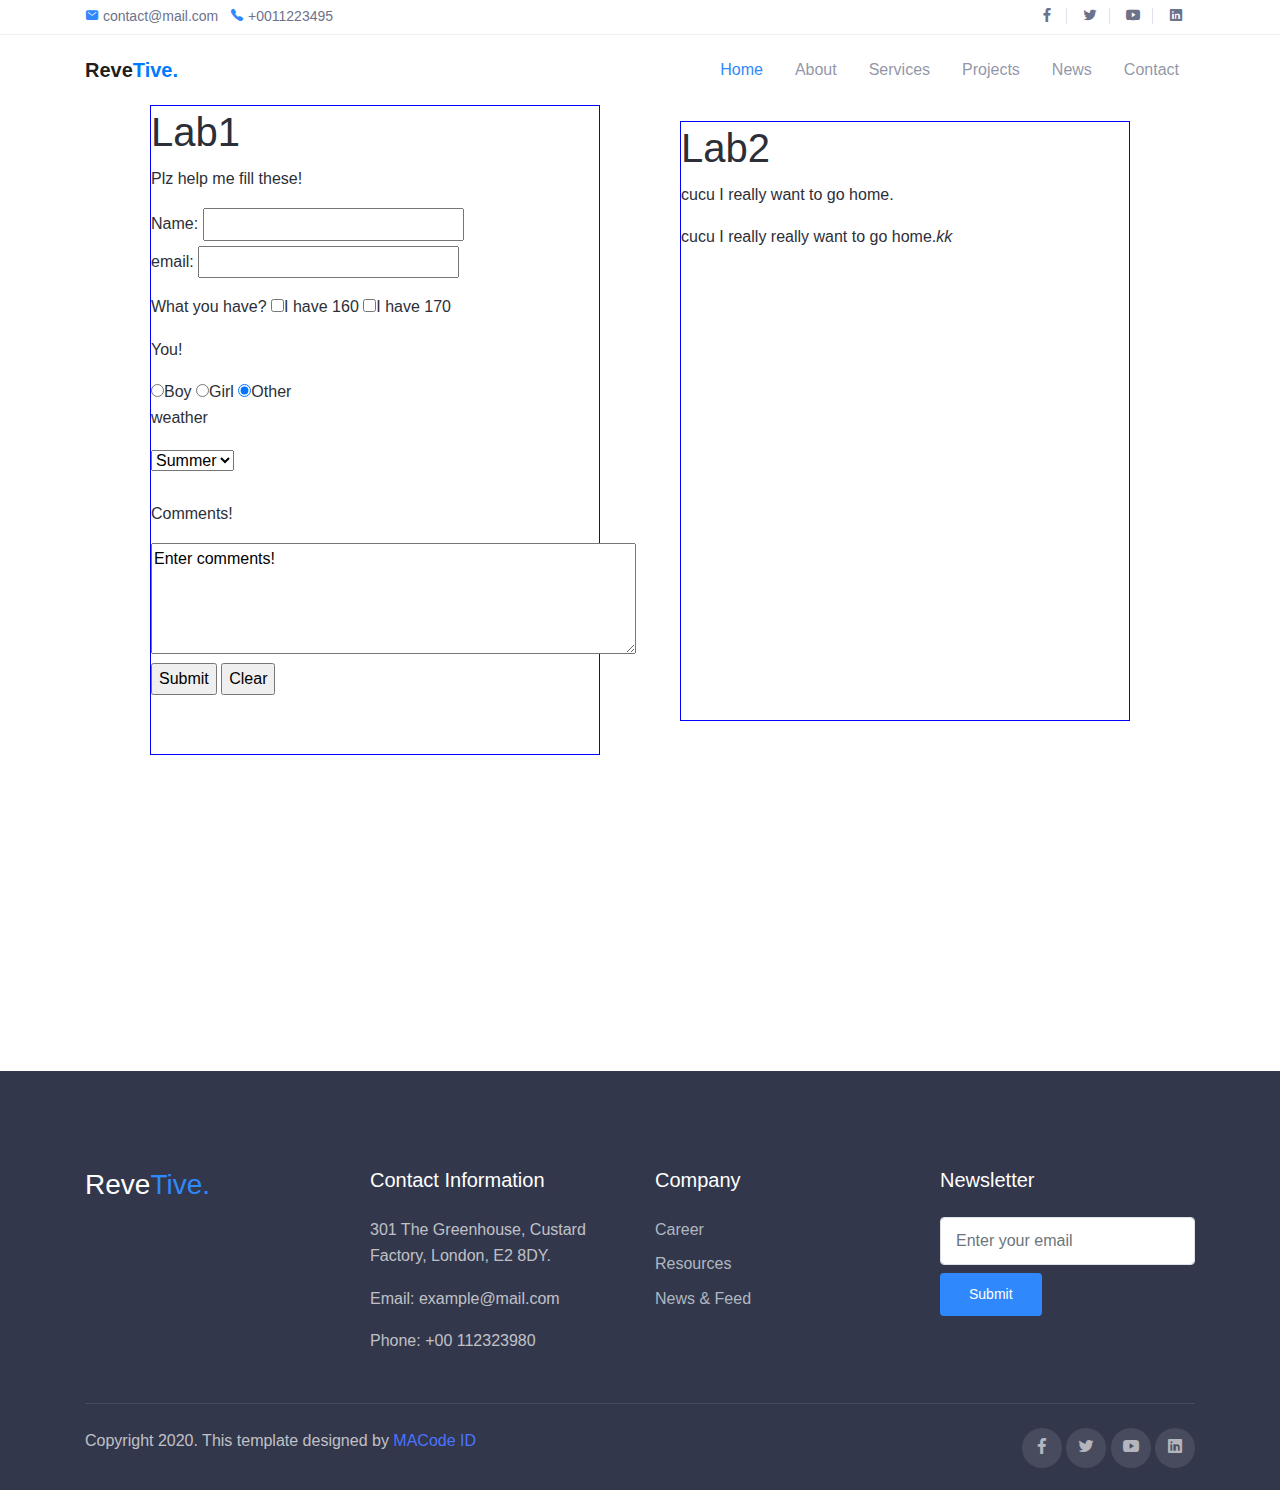
<file: revetive/html/index.html>
<!DOCTYPE html>
<html lang="en">
<head>
  <meta charset="UTF-8">
  <meta name="viewport" content="width=device-width, initial-scale=1.0">

  <meta http-equiv="X-UA-Compatible" content="IE=edge">

  <meta name="copyright" content="MACode ID, https://macodeid.com/">

  <title>Revetive - Free Business Corporate Template By MACode ID</title>

  <link rel="stylesheet" href="../assets/css/bootstrap.css">
  
  <link rel="stylesheet" href="../assets/css/maicons.css">

  <link rel="stylesheet" href="../assets/vendor/animate/animate.css">

  <link rel="stylesheet" href="../assets/vendor/owl-carousel/css/owl.carousel.css">

  <link rel="stylesheet" href="../assets/vendor/fancybox/css/jquery.fancybox.css">

  <link rel="stylesheet" href="../assets/css/theme.css">


</head>
<body>

  <!-- Back to top button -->
  <div class="back-to-top"></div>

  <header>
    <div class="top-bar">
      <div class="container">
        <div class="row align-items-center">
          <div class="col-md-8">
            <div class="d-inline-block">
              <span class="mai-mail fg-primary"></span> <a href="mailto:contact@mail.com">contact@mail.com</a>
            </div>
            <div class="d-inline-block ml-2">
              <span class="mai-call fg-primary"></span> <a href="tel:+0011223495">+0011223495</a>
            </div>
          </div>
          <div class="col-md-4 text-right d-none d-md-block">
            <div class="social-mini-button">
              <a href="#"><span class="mai-logo-facebook-f"></span></a>
              <a href="#"><span class="mai-logo-twitter"></span></a>
              <a href="#"><span class="mai-logo-youtube"></span></a>
              <a href="#"><span class="mai-logo-linkedin"></span></a>
            </div>
          </div>
        </div>
      </div> <!-- .container -->
    </div> <!-- .top-bar -->

    <nav class="navbar navbar-expand-lg navbar-light">
      <div class="container">
        <a href="index.html" class="navbar-brand">Reve<span class="text-primary">Tive.</span></a>

        <button class="navbar-toggler" data-toggle="collapse" data-target="#navbarContent" aria-controls="navbarContent" aria-expanded="false" aria-label="Toggle navigation">
          <span class="navbar-toggler-icon"></span>
        </button>

        <div class="navbar-collapse collapse" id="navbarContent">
          <ul class="navbar-nav ml-auto pt-3 pt-lg-0">
            <li class="nav-item active">
              <a href="index.html" class="nav-link">Home</a>
            </li>
            <li class="nav-item">
              <a href="about.html" class="nav-link">About</a>
            </li>
            <li class="nav-item">
              <a href="services.html" class="nav-link">Services</a>
            </li>
            <li class="nav-item">
              <a href="portfolio.html" class="nav-link">Projects</a>
            </li>
            <li class="nav-item">
              <a href="blog.html" class="nav-link">News</a>
            </li>
            <li class="nav-item">
              <a href="contact.html" class="nav-link">Contact</a>
            </li>
          </ul>
        </div>
      </div> <!-- .container -->
    </nav> <!-- .navbar -->

    
    </div> <!-- .page-banner -->

    <div class="Lab1">
        

        <h1>Lab1</h1>
        <p>Plz help me fill these!</p>
        <form>
        <label>Name:</label>
            <input name="name" type="password" size ="25" maxlength="30">
        
        <p>email:
            <input email="email"  size ="25" maxlength="30">
        </p>
        <p>What you have?
        
            <input type ="checkbox" name="180" value="160">I have 160
            <input type ="checkbox" name="180" value="170">I have 170
        
        <p>You!</p>
        
            <input type="radio" name="gender" value="boy" checked>Boy
            <input type="radio" name="gender" value="girl" checked>Girl
            <input type="radio" name="gender" value="other" checked>Other
        
        <p>weather</p>
        
            <select name ="weather">
                <option value ="summer">Summer</option>
                <option value ="winter">Winter</option>
                <option value ="spring">Spring</option>
                <option value ="fall">Fall</option>
            </select>
            <br><br>
        <p>Comments!</p>
            <textarea rows="4" cols="50">Enter comments!
            </textarea>
        
        <p><input type ="submit" value ="Submit">
        <input type ="reset" value ="Clear"></p>
        </form>
    </div></p></form></div></header></body></html>


    
   
 
 <!-- Lab2 -->

    <div class="Lab2">

        <h1>Lab2</h1>

        <p>cucu <span>I really want to </span>go home.</p>

        <p>cucu <span>I really really want to </span>go home.<em>kk</em></p>
        
</div>
    </div>
  </header>

    <br><br><br><br><br><br><br><br><br><br><br><br>
    <br><br><br><br><br><br><br><br><br><br><br><br>
    <br><br><br><br><br><br><br><br><br><br><br><br>
  

  <footer class="page-footer">
    <div class="container">
      <div class="row">
        <div class="col-lg-3 py-3">
          <h3>Reve<span class="fg-primary">Tive.</span></h3>
        </div>
        <div class="col-lg-3 py-3">
          <h5>Contact Information</h5>
          <p>301 The Greenhouse, Custard Factory, London, E2 8DY.</p>
          <p>Email: example@mail.com</p>
          <p>Phone: +00 112323980</p>
        </div>
        <div class="col-lg-3 py-3">
          <h5>Company</h5>
          <ul class="footer-menu">
            <li><a href="#">Career</a></li>
            <li><a href="#">Resources</a></li>
            <li><a href="#">News & Feed</a></li>
          </ul>
        </div>
        <div class="col-lg-3 py-3">
          <h5>Newsletter</h5>
          <form action="#">
            <input type="text" class="form-control" placeholder="Enter your email">
            <button type="submit" class="btn btn-primary btn-sm mt-2">Submit</button>
          </form>
        </div>
      </div>

      <hr>

      <div class="row mt-4">
        <div class="col-md-6">
          <p>Copyright 2020. This template designed by <a href="https://macodeid.com">MACode ID</a></p>
        </div>
        <div class="col-md-6 text-right">
          <div class="sosmed-button">
            <a href="#"><span class="mai-logo-facebook-f"></span></a>
            <a href="#"><span class="mai-logo-twitter"></span></a>
            <a href="#"><span class="mai-logo-youtube"></span></a>
            <a href="#"><span class="mai-logo-linkedin"></span></a>
          </div>
        </div>
      </div>
    </div>
  </footer>

  
<script src="../assets/js/jquery-3.5.1.min.js"></script>

<script src="../assets/js/bootstrap.bundle.min.js"></script>

<script src="../assets/vendor/owl-carousel/js/owl.carousel.min.js"></script>

<script src="../assets/vendor/wow/wow.min.js"></script>

<script src="../assets/vendor/fancybox/js/jquery.fancybox.min.js"></script>

<script src="../assets/vendor/isotope/isotope.pkgd.min.js"></script>

<script src="../assets/js/google-maps.js"></script>

<script src="../assets/js/theme.js"></script>

<!-- <script async defer src="https://maps.googleapis.com/maps/api/js?key=AIzaSyAIA_zqjFMsJM_sxP9-6Pde5vVCTyJmUHM&callback=initMap"></script> -->

</body>
</html>
</file>
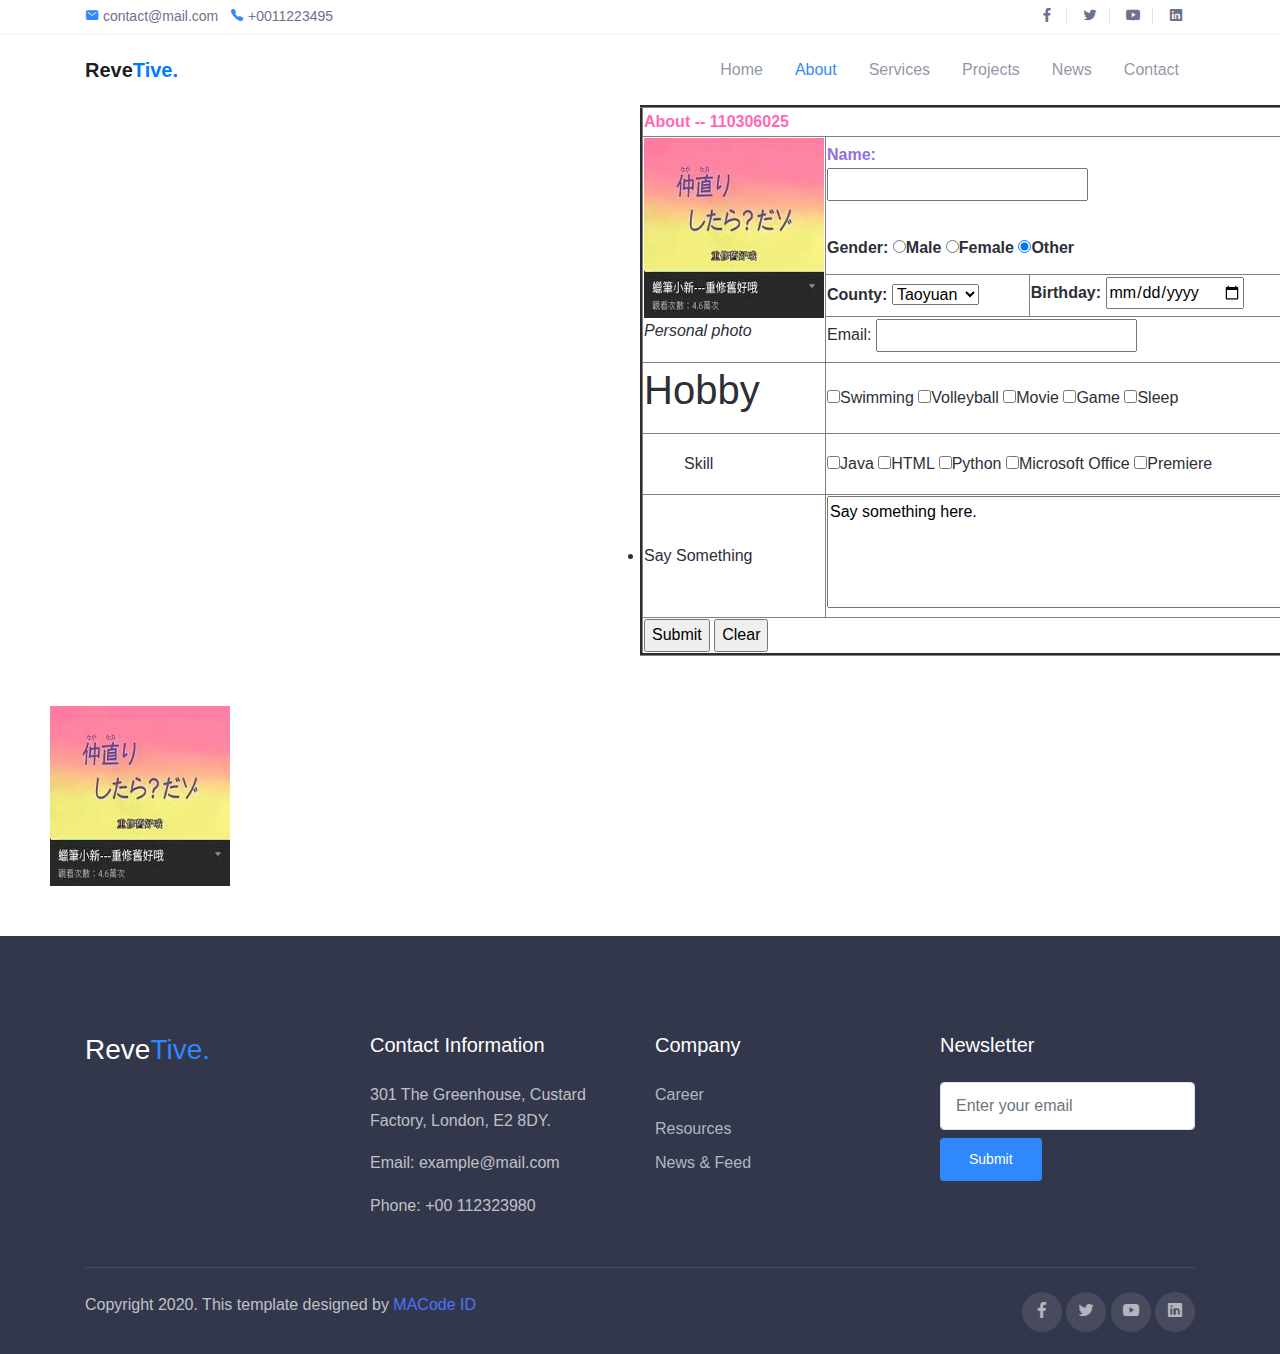
<file: revetive/html/about.html>
<!DOCTYPE html>
<html lang="en">
<head>
  <meta charset="UTF-8">
  <meta name="viewport" content="width=device-width, initial-scale=1.0">

  <meta http-equiv="X-UA-Compatible" content="IE=edge">

  <meta name="copyright" content="MACode ID, https://macodeid.com/">

  <title>Revetive - Free Business Corporate Template By MACode ID</title>

  <link rel="stylesheet" href="../assets/css/bootstrap.css">
  
  <link rel="stylesheet" href="../assets/css/maicons.css">

  <link rel="stylesheet" href="../assets/vendor/animate/animate.css">

  <link rel="stylesheet" href="../assets/vendor/owl-carousel/css/owl.carousel.css">

  <link rel="stylesheet" href="../assets/vendor/fancybox/css/jquery.fancybox.css">

  <link rel="stylesheet" href="../assets/css/theme.css">


 

</head>


  <!-- Back to top button -->
  <div class="back-to-top"></div>

 
<body>
  
  <header>
    <div class="top-bar">
      <div class="container">
        <div class="row align-items-center">
          <div class="col-md-8">
            <div class="d-inline-block">
              <span class="mai-mail fg-primary"></span> <a href="mailto:contact@mail.com">contact@mail.com</a>
            </div>
            <div class="d-inline-block ml-2">
              <span class="mai-call fg-primary"></span> <a href="tel:+0011223495">+0011223495</a>
            </div>
          </div>
          <div class="col-md-4 text-right d-none d-md-block">
            <div class="social-mini-button">
              <a href="#"><span class="mai-logo-facebook-f"></span></a>
              <a href="#"><span class="mai-logo-twitter"></span></a>
              <a href="#"><span class="mai-logo-youtube"></span></a>
              <a href="#"><span class="mai-logo-linkedin"></span></a>
            </div>
          </div>
        </div>
      </div> <!-- .container -->
    </div> <!-- .top-bar -->

    <nav class="navbar navbar-expand-lg navbar-light">
      <div class="container">
        <a href="index.html" class="navbar-brand">Reve<span class="text-primary">Tive.</span></a>

       

        <div class="navbar-collapse collapse" id="navbarContent">
          <ul class="navbar-nav ml-auto pt-3 pt-lg-0">
            <li class="nav-item">
              <a href="index.html" class="nav-link">Home</a>
            </li>
            <li class="nav-item active">
              <a href="about.html" class="nav-link">About</a>
            </li>
            <li class="nav-item">
              <a href="services.html" class="nav-link">Services</a>
            </li>
            <li class="nav-item">
              <a href="portfolio.html" class="nav-link">Projects</a>
            </li>
            <li class="nav-item">
              <a href="blog.html" class="nav-link">News</a>
            </li>
            <li class="nav-item">
              <a href="contact.html" class="nav-link">Contact</a>
            </li>
          </ul>
        </div>
      </div> <!-- .container -->
    </nav> <!-- .navbar -->

    </div> <!-- .page-banner -->
  </header>

  

<div class="HW2">

<table border = "3">
    <th colspan = "3"><div class = "extra" style ="color:hotpink;">About -- <span>110306025</span></div></th>

    <tr>
      <td rowspan = "4">
        <img src = "./卯迷/yes.jpg" width="180" height ="180"
          alt="嗨壓圖片跑不出來">
      <em><p>Personal photo</p></em>
      </td>


  <tr><th colspan = "2">
    <label><div style ="color:mediumpurple;">Name:</div>
      <input name="name" type="password" size ="25" maxlength="30">
    </label><br></br>
      
      <label>Gender:</label>
      <input type="radio" name="gender" value="male" checked>Male
      <input type="radio" name="gender" value="female" checked>Female
      <input type="radio" name="gender" value="other" checked>Other
      
  </th>
  <tr><th>County:
    <select name ="county">
      <option value ="taoyuan">Taoyuan</option>
      <option value ="taipei">Taipei</option>
      <option value ="tainan">Tainan</option>
      <option value ="taichung">Taichung</option>
    </select></th>
  <th>
    <label>Birthday:</label>
    <input type="date" id="bookdate" placeholder="2003-02-04">
    </tr></form>
  </th>

  <tr><td colspan = "2">
    <label>Email:
      <input name="name" size ="25" maxlength="30">
    </label></td></tr>
  <tr>
    <td rowspan = "1">
    <label><h1>Hobby</h1></label>
    <td colspan = "2">
    <input type ="checkbox" name="Swimming" value="Swimming">Swimming
    <input type ="checkbox" name="Volleyball" value="Volleyball">Volleyball
    <input type ="checkbox" name="Movie" value="Movie">Movie
    <input type ="checkbox" name="Game" value="Game">Game
    <input type ="checkbox" name="Sleep" value="Sleep">Sleep
    </tr></td></td></tr>


  <tr>
    <td rowspan = "1">
    <p><ul>Skill</ul></p>
    <td colspan = "2">
    <input type ="checkbox" name="Java" value="Java">Java
    <input type ="checkbox" name="HTML" value="HTML">HTML
    <input type ="checkbox" name="Python" value="Python">Python
    <input type ="checkbox" name="Microsoft Office" value="Microsoft Office">Microsoft Office
    <input type ="checkbox" name="Premiere" value="Premiere">Premiere
    </td></td></tr></tr>

  <tr>
    <td rowspan = "1">
    <p><li>Say Something</li></p>
    <td colspan = "2">
    <textarea rows="4" cols="50">Say something here.
    </textarea>
    </label></td></td></tr>

  <tr><td colspan = "3">
    <input type ="submit" value ="Submit">
    <input type ="reset" value ="Clear">
  </td></th>
</tr></tr></tr></table></div></body></html>







<div style="background-image: url('https://png.pngtree.com/thumb_back/fh260/background/20200714/pngtree-modern-double-color-futuristic-neon-background-image_351866.jpg'); background-repeat: no-repeat;">  

  <img src = "./卯迷/yes.jpg" width="180" height ="180"
          alt="嗨壓圖片跑不出來" style="margin: 50px;">
</div>





  <footer class="page-footer">
    <div class="container">
      <div class="row">
        <div class="col-lg-3 py-3">
          <h3>Reve<span class="fg-primary">Tive.</span></h3>
        </div>
        <div class="col-lg-3 py-3">
          <h5>Contact Information</h5>
          <p>301 The Greenhouse, Custard Factory, London, E2 8DY.</p>
          <p>Email: example@mail.com</p>
          <p>Phone: +00 112323980</p>
        </div>
        <div class="col-lg-3 py-3">
          <h5>Company</h5>
          <ul class="footer-menu">
            <li><a href="#">Career</a></li>
            <li><a href="#">Resources</a></li>
            <li><a href="#">News & Feed</a></li>
          </ul>
        </div>
        <div class="col-lg-3 py-3">
          <h5>Newsletter</h5>
          <form action="#">
            <input type="text" class="form-control" placeholder="Enter your email">
            <button type="submit" class="btn btn-primary btn-sm mt-2">Submit</button>
          </form>
        </div>
      </div>

      <hr>

      <div class="row mt-4">
        <div class="col-md-6">
          <p>Copyright 2020. This template designed by <a href="https://macodeid.com">MACode ID</a></p>
        </div>
        <div class="col-md-6 text-right">
          <div class="sosmed-button">
            <a href="#"><span class="mai-logo-facebook-f"></span></a>
            <a href="#"><span class="mai-logo-twitter"></span></a>
            <a href="#"><span class="mai-logo-youtube"></span></a>
            <a href="#"><span class="mai-logo-linkedin"></span></a>
          </div>
        </div>
      </div>
    </div>
  </footer></div></body></html>

  
<script src="../assets/js/jquery-3.5.1.min.js"></script>

<script src="../assets/js/bootstrap.bundle.min.js"></script>

<script src="../assets/vendor/owl-carousel/js/owl.carousel.min.js"></script>

<script src="../assets/vendor/wow/wow.min.js"></script>

<script src="../assets/vendor/fancybox/js/jquery.fancybox.min.js"></script>

<script src="../assets/vendor/isotope/isotope.pkgd.min.js"></script>

<script src="../assets/js/google-maps.js"></script>

<script src="../assets/js/theme.js"></script>

</body>
</html>
</file>
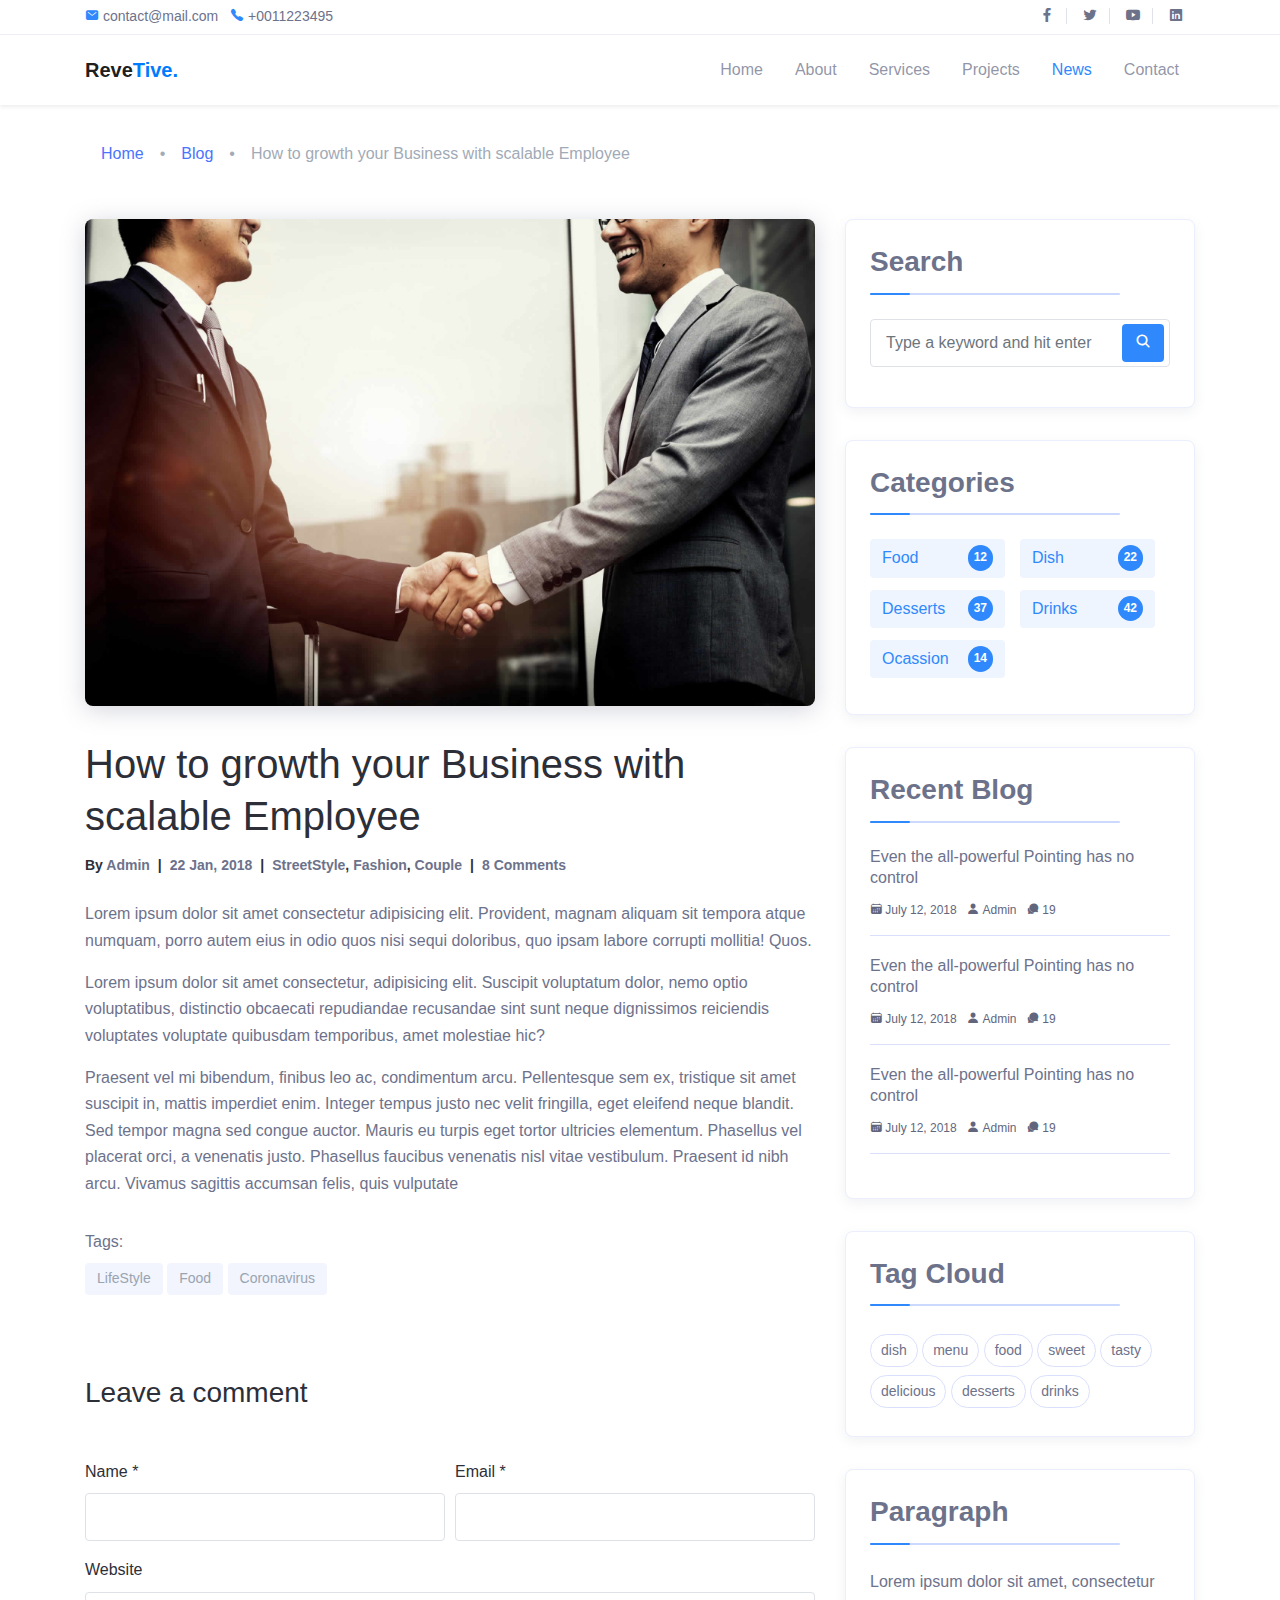
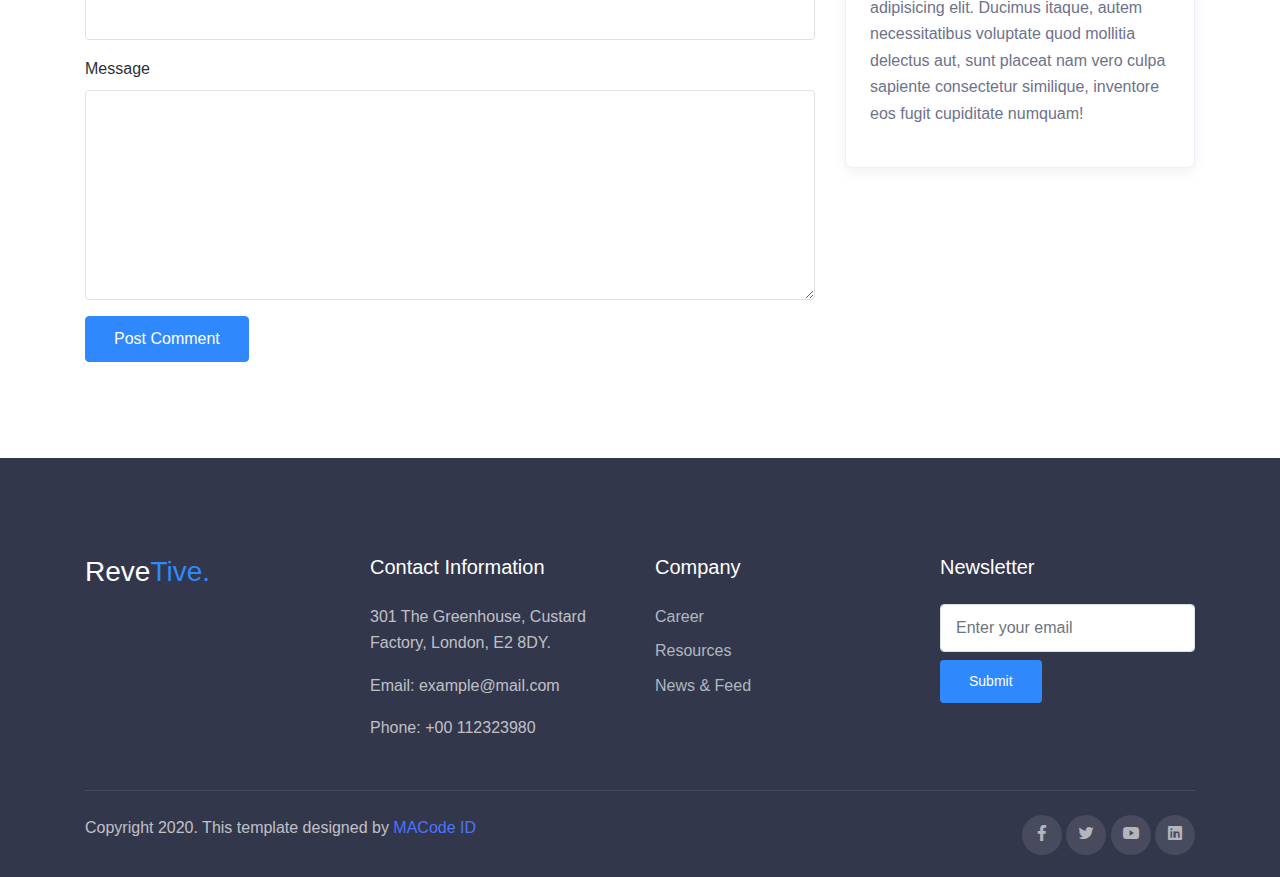
<file: revetive/html/blog-single.html>
<!DOCTYPE html>
<html lang="en">
<head>
  <meta charset="UTF-8">
  <meta name="viewport" content="width=device-width, initial-scale=1.0">

  <meta http-equiv="X-UA-Compatible" content="IE=edge">

  <meta name="copyright" content="MACode ID, https://macodeid.com/">

  <title>Revetive - Free Business Corporate Template By MACode ID</title>

  <link rel="stylesheet" href="../assets/css/bootstrap.css">
  
  <link rel="stylesheet" href="../assets/css/maicons.css">

  <link rel="stylesheet" href="../assets/vendor/animate/animate.css">

  <link rel="stylesheet" href="../assets/vendor/owl-carousel/css/owl.carousel.css">

  <link rel="stylesheet" href="../assets/vendor/fancybox/css/jquery.fancybox.css">

  <link rel="stylesheet" href="../assets/css/theme.css">

</head>
<body>

  <!-- Back to top button -->
  <div class="back-to-top"></div>

  <header>
    <div class="top-bar">
      <div class="container">
        <div class="row align-items-center">
          <div class="col-md-8">
            <div class="d-inline-block">
              <span class="mai-mail fg-primary"></span> <a href="mailto:contact@mail.com">contact@mail.com</a>
            </div>
            <div class="d-inline-block ml-2">
              <span class="mai-call fg-primary"></span> <a href="tel:+0011223495">+0011223495</a>
            </div>
          </div>
          <div class="col-md-4 text-right d-none d-md-block">
            <div class="social-mini-button">
              <a href="#"><span class="mai-logo-facebook-f"></span></a>
              <a href="#"><span class="mai-logo-twitter"></span></a>
              <a href="#"><span class="mai-logo-youtube"></span></a>
              <a href="#"><span class="mai-logo-linkedin"></span></a>
            </div>
          </div>
        </div>
      </div> <!-- .container -->
    </div> <!-- .top-bar -->

    <nav class="navbar navbar-expand-lg navbar-light shadow-sm">
      <div class="container">
        <a href="index.html" class="navbar-brand">Reve<span class="text-primary">Tive.</span></a>

        <button class="navbar-toggler" data-toggle="collapse" data-target="#navbarContent" aria-controls="navbarContent" aria-expanded="false" aria-label="Toggle navigation">
          <span class="navbar-toggler-icon"></span>
        </button>

        <div class="navbar-collapse collapse" id="navbarContent">
          <ul class="navbar-nav ml-auto pt-3 pt-lg-0">
            <li class="nav-item">
              <a href="index.html" class="nav-link">Home</a>
            </li>
            <li class="nav-item">
              <a href="about.html" class="nav-link">About</a>
            </li>
            <li class="nav-item">
              <a href="services.html" class="nav-link">Services</a>
            </li>
            <li class="nav-item">
              <a href="portfolio.html" class="nav-link">Projects</a>
            </li>
            <li class="nav-item active">
              <a href="blog.html" class="nav-link">News</a>
            </li>
            <li class="nav-item">
              <a href="contact.html" class="nav-link">Contact</a>
            </li>
          </ul>
        </div>
      </div> <!-- .container -->
    </nav> <!-- .navbar -->
  </header>

  <main>
    <div class="page-section pt-4">
      <div class="container">
        <nav aria-label="Breadcrumb">
          <ol class="breadcrumb bg-transparent mb-4">
            <li class="breadcrumb-item"><a href="index.html">Home</a></li>
            <li class="breadcrumb-item"><a href="blog.html">Blog</a></li>
            <li class="breadcrumb-item active" aria-current="page">How to growth your Business with scalable Employee</li>
          </ol>
        </nav>
        <div class="row">
          <div class="col-lg-8">
            <div class="blog-single-wrap">
              <div class="post-thumbnail">
                <img src="../assets/img/bg_image_1.jpg" alt="">
              </div>
              <h1 class="post-title">How to growth your Business with scalable Employee</h1>
              <div class="post-meta">
                <div class="post-author">
                  <span class="text-grey">By</span> <a href="#">Admin</a>  
                </div>
                <span class="gap">|</span>
                <div class="post-date">
                  <a href="#">22 Jan, 2018</a>
                </div>
                <span class="gap">|</span>
                <div>
                  <a href="#">StreetStyle</a>, <a href="#">Fashion</a>, <a href="#">Couple</a>  
                </div>
                <span class="gap">|</span>
                <div class="post-comment-count">
                  <a href="#">8 Comments</a>
                </div>
              </div>
              <div class="post-content">
                <p>Lorem ipsum dolor sit amet consectetur adipisicing elit. Provident, magnam aliquam sit tempora atque numquam, porro autem eius in odio quos nisi sequi doloribus, quo ipsam labore corrupti mollitia! Quos.</p>
                <p>Lorem ipsum dolor sit amet consectetur, adipisicing elit. Suscipit voluptatum dolor, nemo optio voluptatibus, distinctio obcaecati repudiandae recusandae sint sunt neque dignissimos reiciendis voluptates voluptate quibusdam temporibus, amet molestiae hic?</p>
                <p>Praesent vel mi bibendum, finibus leo ac, condimentum arcu. Pellentesque sem ex, tristique sit amet suscipit in, mattis imperdiet enim. Integer tempus justo nec velit fringilla, eget eleifend neque blandit. Sed tempor magna sed congue auctor. Mauris eu turpis eget tortor ultricies elementum. Phasellus vel placerat orci, a venenatis justo. Phasellus faucibus venenatis nisl vitae vestibulum. Praesent id nibh arcu. Vivamus sagittis accumsan felis, quis vulputate</p>
                <div class="post-tags">
                  <p class="mb-2">Tags:</p>
                  <a href="#" class="tag-link">LifeStyle</a>
                  <a href="#" class="tag-link">Food</a>
                  <a href="#" class="tag-link">Coronavirus</a>
                </div>
              </div>
            </div> <!-- .blog-single-wrap -->

            <div class="comment-form-wrap pt-5">
              <h3 class="mb-5">Leave a comment</h3>
              <form action="#" class="">
                <div class="form-row form-group">
                  <div class="col-md-6">
                    <label for="name">Name *</label>
                    <input type="text" class="form-control" id="name">
                  </div>
                  <div class="col-md-6">
                    <label for="email">Email *</label>
                    <input type="email" class="form-control" id="email">
                  </div>
                </div>
                <div class="form-group">
                  <label for="website">Website</label>
                  <input type="url" class="form-control" id="website">
                </div>
    
                <div class="form-group">
                  <label for="message">Message</label>
                  <textarea name="msg" id="message" cols="30" rows="8" class="form-control"></textarea>
                </div>
                <div class="form-group">
                  <input type="submit" value="Post Comment" class="btn btn-primary">
                </div>
    
              </form>
            </div> <!-- .comment-form-wrap -->
          </div>
          
          <div class="col-lg-4">
            <div class="widget">
              <div class="widget-box">
                <h3 class="widget-title">Search</h3>
                <div class="divider"></div>
                <form action="#" class="search-form">
                  <div class="form-group">
                    <input type="text" class="form-control" placeholder="Type a keyword and hit enter">
                    <button type="submit" class="btn"><span class="icon mai-search"></span></button>
                  </div>
                </form>
              </div>
              <div class="widget-box">
                <h3 class="widget-title">Categories</h3>
                <div class="divider"></div>
                <ul class="categories">
                  <li><a href="#">Food <span>12</span></a></li>
                  <li><a href="#">Dish <span>22</span></a></li>
                  <li><a href="#">Desserts <span>37</span></a></li>
                  <li><a href="#">Drinks <span>42</span></a></li>
                  <li><a href="#">Ocassion <span>14</span></a></li>
                </ul>
              </div>
  
              <div class="widget-box">
                <h3 class="widget-title">Recent Blog</h3>
                <div class="divider"></div>
                <div class="blog-item">
                  <div class="content">
                    <h6 class="post-title"><a href="#">Even the all-powerful Pointing has no control</a></h6>
                    <div class="meta">
                      <a href="#"><span class="mai-calendar"></span> July 12, 2018</a>
                      <a href="#"><span class="mai-person"></span> Admin</a>
                      <a href="#"><span class="mai-chatbubbles"></span> 19</a>
                    </div>
                  </div>
                </div>
                <div class="blog-item">
                  <div class="content">
                    <h6 class="post-title"><a href="#">Even the all-powerful Pointing has no control</a></h6>
                    <div class="meta">
                      <a href="#"><span class="mai-calendar"></span> July 12, 2018</a>
                      <a href="#"><span class="mai-person"></span> Admin</a>
                      <a href="#"><span class="mai-chatbubbles"></span> 19</a>
                    </div>
                  </div>
                </div>
                <div class="blog-item">
                  <div class="content">
                    <h6 class="post-title"><a href="#">Even the all-powerful Pointing has no control</a></h6>
                    <div class="meta">
                      <a href="#"><span class="mai-calendar"></span> July 12, 2018</a>
                      <a href="#"><span class="mai-person"></span> Admin</a>
                      <a href="#"><span class="mai-chatbubbles"></span> 19</a>
                    </div>
                  </div>
                </div>
              </div>
  
              <div class="widget-box">
                <h3 class="widget-title">Tag Cloud</h3>
                <div class="divider"></div>
                <div class="tagcloud">
                  <a href="#" class="tag-cloud-link">dish</a>
                  <a href="#" class="tag-cloud-link">menu</a>
                  <a href="#" class="tag-cloud-link">food</a>
                  <a href="#" class="tag-cloud-link">sweet</a>
                  <a href="#" class="tag-cloud-link">tasty</a>
                  <a href="#" class="tag-cloud-link">delicious</a>
                  <a href="#" class="tag-cloud-link">desserts</a>
                  <a href="#" class="tag-cloud-link">drinks</a>
                </div>
              </div>
  
              <div class="widget-box">
                <h3 class="widget-title">Paragraph</h3>
                <div class="divider"></div>
                <p>Lorem ipsum dolor sit amet, consectetur adipisicing elit. Ducimus itaque, autem necessitatibus voluptate quod mollitia delectus aut, sunt placeat nam vero culpa sapiente consectetur similique, inventore eos fugit cupiditate numquam!</p>
              </div>
            </div>
          </div>
          
        </div>
      </div> <!-- .container -->
    </div> <!-- .page-section -->
  </main>


  <footer class="page-footer">
    <div class="container">
      <div class="row">
        <div class="col-lg-3 py-3">
          <h3>Reve<span class="fg-primary">Tive.</span></h3>
        </div>
        <div class="col-lg-3 py-3">
          <h5>Contact Information</h5>
          <p>301 The Greenhouse, Custard Factory, London, E2 8DY.</p>
          <p>Email: example@mail.com</p>
          <p>Phone: +00 112323980</p>
        </div>
        <div class="col-lg-3 py-3">
          <h5>Company</h5>
          <ul class="footer-menu">
            <li><a href="#">Career</a></li>
            <li><a href="#">Resources</a></li>
            <li><a href="#">News & Feed</a></li>
          </ul>
        </div>
        <div class="col-lg-3 py-3">
          <h5>Newsletter</h5>
          <form action="#">
            <input type="text" class="form-control" placeholder="Enter your email">
            <button type="submit" class="btn btn-primary btn-sm mt-2">Submit</button>
          </form>
        </div>
      </div>

      <hr>

      <div class="row mt-4">
        <div class="col-md-6">
          <p>Copyright 2020. This template designed by <a href="https://macodeid.com">MACode ID</a></p>
        </div>
        <div class="col-md-6 text-right">
          <div class="sosmed-button">
            <a href="#"><span class="mai-logo-facebook-f"></span></a>
            <a href="#"><span class="mai-logo-twitter"></span></a>
            <a href="#"><span class="mai-logo-youtube"></span></a>
            <a href="#"><span class="mai-logo-linkedin"></span></a>
          </div>
        </div>
      </div>
    </div>
  </footer>

  
<script src="../assets/js/jquery-3.5.1.min.js"></script>

<script src="../assets/js/bootstrap.bundle.min.js"></script>

<script src="../assets/vendor/owl-carousel/js/owl.carousel.min.js"></script>

<script src="../assets/vendor/wow/wow.min.js"></script>

<script src="../assets/vendor/fancybox/js/jquery.fancybox.min.js"></script>

<script src="../assets/vendor/isotope/isotope.pkgd.min.js"></script>

<script src="../assets/js/google-maps.js"></script>

<script src="../assets/js/theme.js"></script>

</body>
</html>
</file>
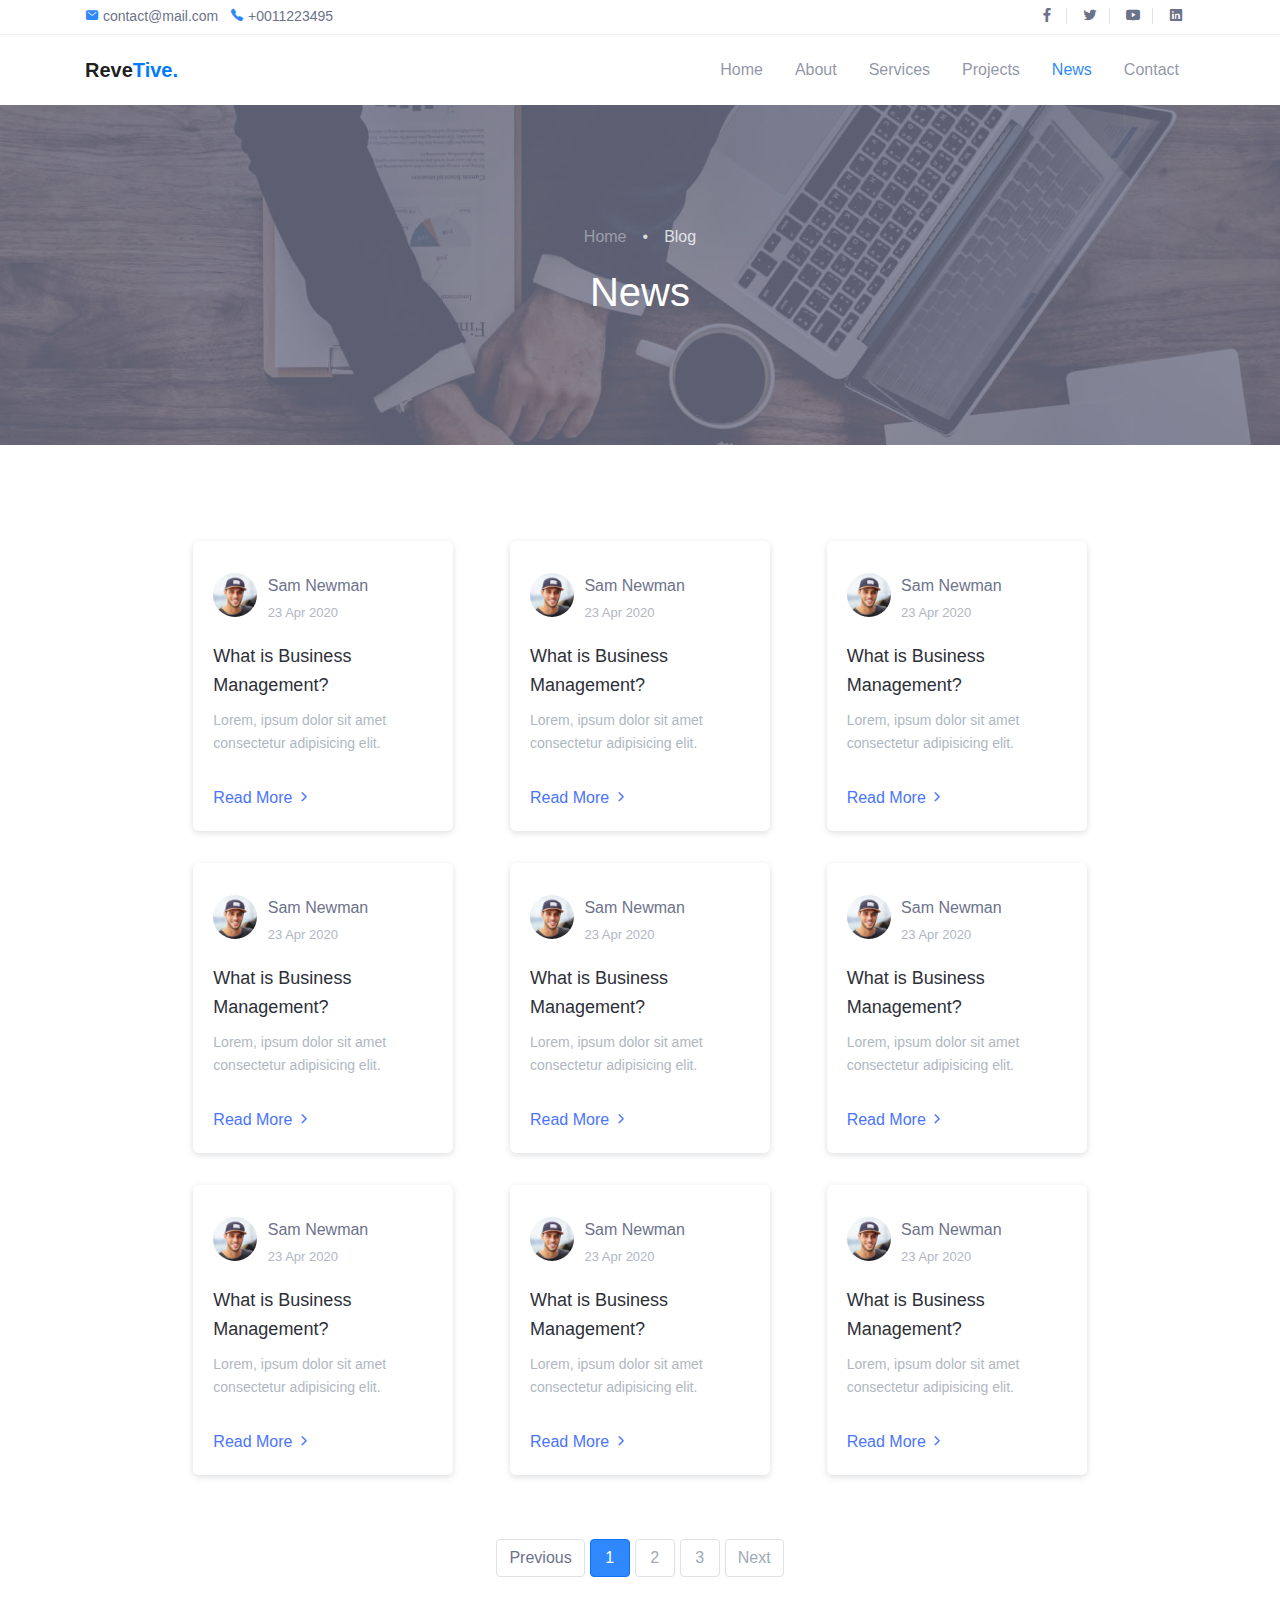
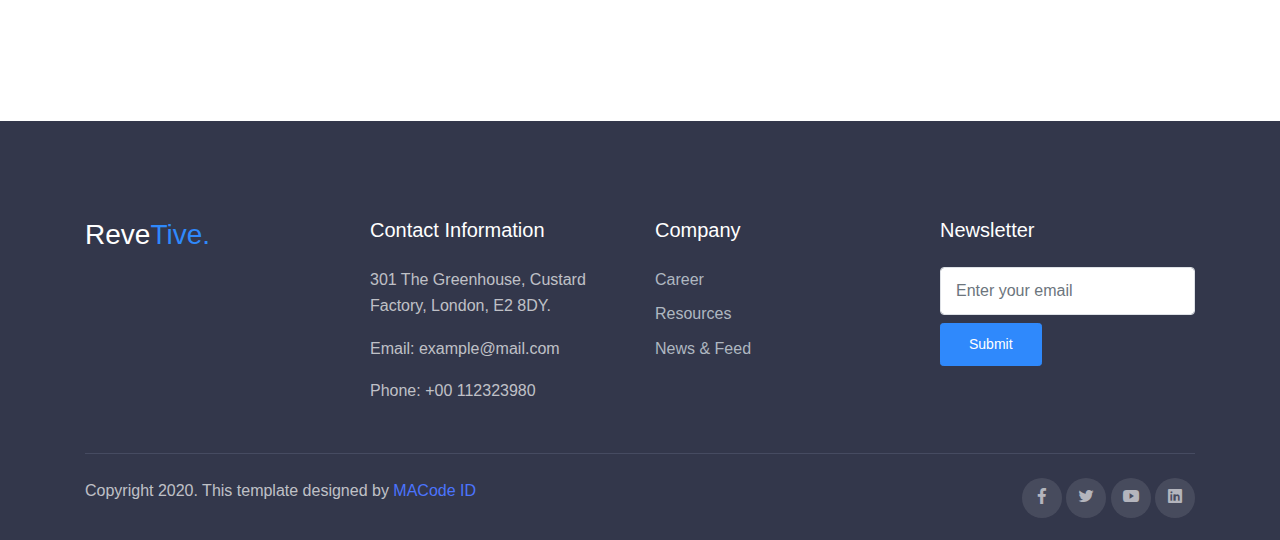
<file: revetive/html/blog.html>
<!DOCTYPE html>
<html lang="en">
<head>
  <meta charset="UTF-8">
  <meta name="viewport" content="width=device-width, initial-scale=1.0">

  <meta http-equiv="X-UA-Compatible" content="IE=edge">

  <meta name="copyright" content="MACode ID, https://macodeid.com/">

  <title>Revetive - Free Business Corporate Template By MACode ID</title>

  <link rel="stylesheet" href="../assets/css/bootstrap.css">
  
  <link rel="stylesheet" href="../assets/css/maicons.css">

  <link rel="stylesheet" href="../assets/vendor/animate/animate.css">

  <link rel="stylesheet" href="../assets/vendor/owl-carousel/css/owl.carousel.css">

  <link rel="stylesheet" href="../assets/vendor/fancybox/css/jquery.fancybox.css">

  <link rel="stylesheet" href="../assets/css/theme.css">

</head>
<body>

  <!-- Back to top button -->
  <div class="back-to-top"></div>

  <header>
    <div class="top-bar">
      <div class="container">
        <div class="row align-items-center">
          <div class="col-md-8">
            <div class="d-inline-block">
              <span class="mai-mail fg-primary"></span> <a href="mailto:contact@mail.com">contact@mail.com</a>
            </div>
            <div class="d-inline-block ml-2">
              <span class="mai-call fg-primary"></span> <a href="tel:+0011223495">+0011223495</a>
            </div>
          </div>
          <div class="col-md-4 text-right d-none d-md-block">
            <div class="social-mini-button">
              <a href="#"><span class="mai-logo-facebook-f"></span></a>
              <a href="#"><span class="mai-logo-twitter"></span></a>
              <a href="#"><span class="mai-logo-youtube"></span></a>
              <a href="#"><span class="mai-logo-linkedin"></span></a>
            </div>
          </div>
        </div>
      </div> <!-- .container -->
    </div> <!-- .top-bar -->

    <nav class="navbar navbar-expand-lg navbar-light">
      <div class="container">
        <a href="index.html" class="navbar-brand">Reve<span class="text-primary">Tive.</span></a>

        <button class="navbar-toggler" data-toggle="collapse" data-target="#navbarContent" aria-controls="navbarContent" aria-expanded="false" aria-label="Toggle navigation">
          <span class="navbar-toggler-icon"></span>
        </button>

        <div class="navbar-collapse collapse" id="navbarContent">
          <ul class="navbar-nav ml-auto pt-3 pt-lg-0">
            <li class="nav-item">
              <a href="index.html" class="nav-link">Home</a>
            </li>
            <li class="nav-item">
              <a href="about.html" class="nav-link">About</a>
            </li>
            <li class="nav-item">
              <a href="services.html" class="nav-link">Services</a>
            </li>
            <li class="nav-item">
              <a href="portfolio.html" class="nav-link">Projects</a>
            </li>
            <li class="nav-item active">
              <a href="blog.html" class="nav-link">News</a>
            </li>
            <li class="nav-item">
              <a href="contact.html" class="nav-link">Contact</a>
            </li>
          </ul>
        </div>
      </div> <!-- .container -->
    </nav> <!-- .navbar -->

    <div class="page-banner bg-img bg-img-parallax overlay-dark" style="background-image: url(../assets/img/bg_image_3.jpg);">
      <div class="container h-100">
        <div class="row justify-content-center align-items-center h-100">
          <div class="col-lg-8">
            <nav aria-label="breadcrumb">
              <ol class="breadcrumb breadcrumb-dark bg-transparent justify-content-center py-0">
                <li class="breadcrumb-item"><a href="index.html">Home</a></li>
                <li class="breadcrumb-item active" aria-current="page">Blog</li>
              </ol>
            </nav>
            <h1 class="fg-white text-center">News</h1>
          </div>
        </div>
      </div>
    </div> <!-- .page-banner -->
  </header>

  <main>
    <div class="page-section">
      <div class="container">
        <div class="row justify-content-center">
          <div class="col-lg-10">
            <div class="row">
              <div class="col-md-6 col-lg-4 py-3">
                <div class="card-blog">
                  <div class="header">
                    <div class="avatar">
                      <img src="../assets/img/person/person_1.jpg" alt="">
                    </div>
                    <div class="entry-footer">
                      <div class="post-author">Sam Newman</div>
                      <a href="#" class="post-date">23 Apr 2020</a>
                    </div>
                  </div>
                  <div class="body">
                    <div class="post-title"><a href="blog-single.html">What is Business Management?</a></div>
                    <div class="post-excerpt">Lorem, ipsum dolor sit amet consectetur adipisicing elit.</div>
                  </div>
                  <div class="footer">
                    <a href="blog-single.html">Read More <span class="mai-chevron-forward text-sm"></span></a>
                  </div>
                </div>
              </div>

              <div class="col-md-6 col-lg-4 py-3">
                <div class="card-blog">
                  <div class="header">
                    <div class="avatar">
                      <img src="../assets/img/person/person_1.jpg" alt="">
                    </div>
                    <div class="entry-footer">
                      <div class="post-author">Sam Newman</div>
                      <a href="#" class="post-date">23 Apr 2020</a>
                    </div>
                  </div>
                  <div class="body">
                    <div class="post-title"><a href="blog-single.html">What is Business Management?</a></div>
                    <div class="post-excerpt">Lorem, ipsum dolor sit amet consectetur adipisicing elit.</div>
                  </div>
                  <div class="footer">
                    <a href="blog-single.html">Read More <span class="mai-chevron-forward text-sm"></span></a>
                  </div>
                </div>
              </div>

              <div class="col-md-6 col-lg-4 py-3">
                <div class="card-blog">
                  <div class="header">
                    <div class="avatar">
                      <img src="../assets/img/person/person_1.jpg" alt="">
                    </div>
                    <div class="entry-footer">
                      <div class="post-author">Sam Newman</div>
                      <a href="#" class="post-date">23 Apr 2020</a>
                    </div>
                  </div>
                  <div class="body">
                    <div class="post-title"><a href="blog-single.html">What is Business Management?</a></div>
                    <div class="post-excerpt">Lorem, ipsum dolor sit amet consectetur adipisicing elit.</div>
                  </div>
                  <div class="footer">
                    <a href="blog-single.html">Read More <span class="mai-chevron-forward text-sm"></span></a>
                  </div>
                </div>
              </div>

              <div class="col-md-6 col-lg-4 py-3">
                <div class="card-blog">
                  <div class="header">
                    <div class="avatar">
                      <img src="../assets/img/person/person_1.jpg" alt="">
                    </div>
                    <div class="entry-footer">
                      <div class="post-author">Sam Newman</div>
                      <a href="#" class="post-date">23 Apr 2020</a>
                    </div>
                  </div>
                  <div class="body">
                    <div class="post-title"><a href="blog-single.html">What is Business Management?</a></div>
                    <div class="post-excerpt">Lorem, ipsum dolor sit amet consectetur adipisicing elit.</div>
                  </div>
                  <div class="footer">
                    <a href="blog-single.html">Read More <span class="mai-chevron-forward text-sm"></span></a>
                  </div>
                </div>
              </div>

              <div class="col-md-6 col-lg-4 py-3">
                <div class="card-blog">
                  <div class="header">
                    <div class="avatar">
                      <img src="../assets/img/person/person_1.jpg" alt="">
                    </div>
                    <div class="entry-footer">
                      <div class="post-author">Sam Newman</div>
                      <a href="#" class="post-date">23 Apr 2020</a>
                    </div>
                  </div>
                  <div class="body">
                    <div class="post-title"><a href="blog-single.html">What is Business Management?</a></div>
                    <div class="post-excerpt">Lorem, ipsum dolor sit amet consectetur adipisicing elit.</div>
                  </div>
                  <div class="footer">
                    <a href="blog-single.html">Read More <span class="mai-chevron-forward text-sm"></span></a>
                  </div>
                </div>
              </div>

              <div class="col-md-6 col-lg-4 py-3">
                <div class="card-blog">
                  <div class="header">
                    <div class="avatar">
                      <img src="../assets/img/person/person_1.jpg" alt="">
                    </div>
                    <div class="entry-footer">
                      <div class="post-author">Sam Newman</div>
                      <a href="#" class="post-date">23 Apr 2020</a>
                    </div>
                  </div>
                  <div class="body">
                    <div class="post-title"><a href="blog-single.html">What is Business Management?</a></div>
                    <div class="post-excerpt">Lorem, ipsum dolor sit amet consectetur adipisicing elit.</div>
                  </div>
                  <div class="footer">
                    <a href="blog-single.html">Read More <span class="mai-chevron-forward text-sm"></span></a>
                  </div>
                </div>
              </div>

              <div class="col-md-6 col-lg-4 py-3">
                <div class="card-blog">
                  <div class="header">
                    <div class="avatar">
                      <img src="../assets/img/person/person_1.jpg" alt="">
                    </div>
                    <div class="entry-footer">
                      <div class="post-author">Sam Newman</div>
                      <a href="#" class="post-date">23 Apr 2020</a>
                    </div>
                  </div>
                  <div class="body">
                    <div class="post-title"><a href="blog-single.html">What is Business Management?</a></div>
                    <div class="post-excerpt">Lorem, ipsum dolor sit amet consectetur adipisicing elit.</div>
                  </div>
                  <div class="footer">
                    <a href="blog-single.html">Read More <span class="mai-chevron-forward text-sm"></span></a>
                  </div>
                </div>
              </div>

              <div class="col-md-6 col-lg-4 py-3">
                <div class="card-blog">
                  <div class="header">
                    <div class="avatar">
                      <img src="../assets/img/person/person_1.jpg" alt="">
                    </div>
                    <div class="entry-footer">
                      <div class="post-author">Sam Newman</div>
                      <a href="#" class="post-date">23 Apr 2020</a>
                    </div>
                  </div>
                  <div class="body">
                    <div class="post-title"><a href="blog-single.html">What is Business Management?</a></div>
                    <div class="post-excerpt">Lorem, ipsum dolor sit amet consectetur adipisicing elit.</div>
                  </div>
                  <div class="footer">
                    <a href="blog-single.html">Read More <span class="mai-chevron-forward text-sm"></span></a>
                  </div>
                </div>
              </div>

              <div class="col-md-6 col-lg-4 py-3">
                <div class="card-blog">
                  <div class="header">
                    <div class="avatar">
                      <img src="../assets/img/person/person_1.jpg" alt="">
                    </div>
                    <div class="entry-footer">
                      <div class="post-author">Sam Newman</div>
                      <a href="#" class="post-date">23 Apr 2020</a>
                    </div>
                  </div>
                  <div class="body">
                    <div class="post-title"><a href="blog-single.html">What is Business Management?</a></div>
                    <div class="post-excerpt">Lorem, ipsum dolor sit amet consectetur adipisicing elit.</div>
                  </div>
                  <div class="footer">
                    <a href="blog-single.html">Read More <span class="mai-chevron-forward text-sm"></span></a>
                  </div>
                </div>
              </div>

              <div class="col-12 my-5">
                <nav aria-label="Page Navigation">
                  <ul class="pagination justify-content-center">
                    <li class="page-item disabled">
                      <a class="page-link" href="#" tabindex="-1" aria-disabled="true">Previous</a>
                    </li>
                    <li class="page-item active" aria-current="page">
                      <a class="page-link" href="#">1 <span class="sr-only">(current)</span></a>
                    </li>
                    <li class="page-item">
                      <a class="page-link" href="#">2</a>
                    </li>
                    <li class="page-item"><a class="page-link" href="#">3</a></li>
                    <li class="page-item">
                      <a class="page-link" href="#">Next</a>
                    </li>
                  </ul>
                </nav>
              </div>
              
            </div>
          </div>
          
        </div>
      </div> <!-- .container -->
    </div> <!-- .page-section -->
  </main>


  <footer class="page-footer">
    <div class="container">
      <div class="row">
        <div class="col-lg-3 py-3">
          <h3>Reve<span class="fg-primary">Tive.</span></h3>
        </div>
        <div class="col-lg-3 py-3">
          <h5>Contact Information</h5>
          <p>301 The Greenhouse, Custard Factory, London, E2 8DY.</p>
          <p>Email: example@mail.com</p>
          <p>Phone: +00 112323980</p>
        </div>
        <div class="col-lg-3 py-3">
          <h5>Company</h5>
          <ul class="footer-menu">
            <li><a href="#">Career</a></li>
            <li><a href="#">Resources</a></li>
            <li><a href="#">News & Feed</a></li>
          </ul>
        </div>
        <div class="col-lg-3 py-3">
          <h5>Newsletter</h5>
          <form action="#">
            <input type="text" class="form-control" placeholder="Enter your email">
            <button type="submit" class="btn btn-primary btn-sm mt-2">Submit</button>
          </form>
        </div>
      </div>

      <hr>

      <div class="row mt-4">
        <div class="col-md-6">
          <p>Copyright 2020. This template designed by <a href="https://macodeid.com">MACode ID</a></p>
        </div>
        <div class="col-md-6 text-right">
          <div class="sosmed-button">
            <a href="#"><span class="mai-logo-facebook-f"></span></a>
            <a href="#"><span class="mai-logo-twitter"></span></a>
            <a href="#"><span class="mai-logo-youtube"></span></a>
            <a href="#"><span class="mai-logo-linkedin"></span></a>
          </div>
        </div>
      </div>
    </div>
  </footer>

  
<script src="../assets/js/jquery-3.5.1.min.js"></script>

<script src="../assets/js/bootstrap.bundle.min.js"></script>

<script src="../assets/vendor/owl-carousel/js/owl.carousel.min.js"></script>

<script src="../assets/vendor/wow/wow.min.js"></script>

<script src="../assets/vendor/fancybox/js/jquery.fancybox.min.js"></script>

<script src="../assets/vendor/isotope/isotope.pkgd.min.js"></script>

<script src="../assets/js/google-maps.js"></script>

<script src="../assets/js/theme.js"></script>

</body>
</html>
</file>
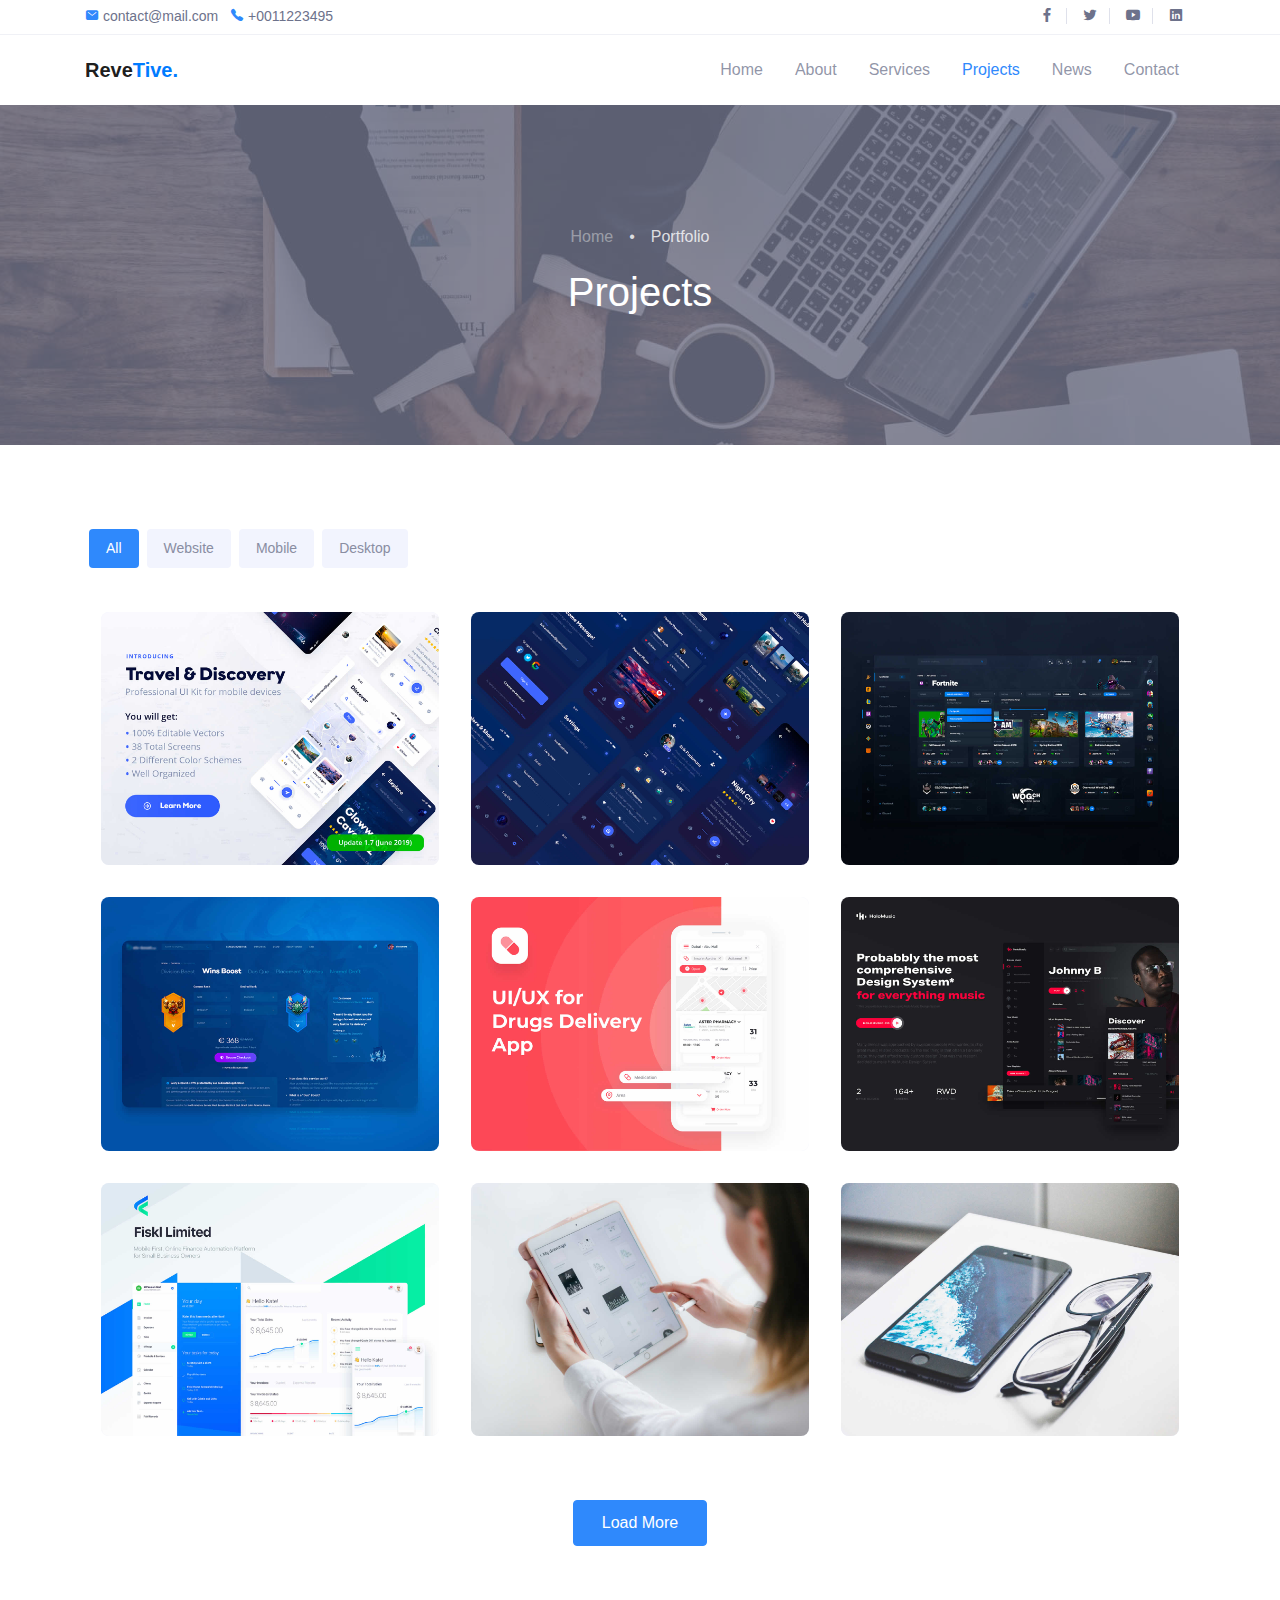
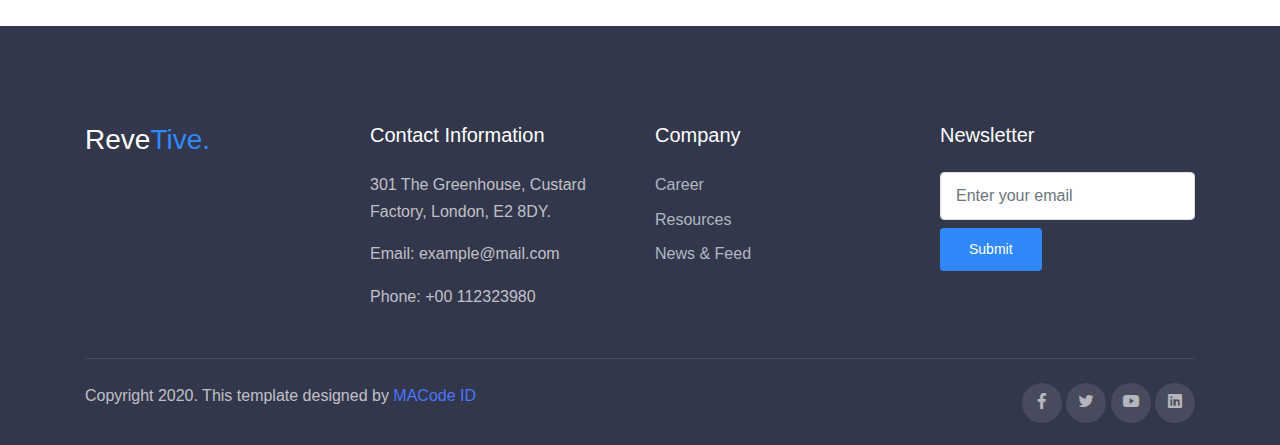
<file: revetive/html/portfolio.html>
<!DOCTYPE html>
<html lang="en">
<head>
  <meta charset="UTF-8">
  <meta name="viewport" content="width=device-width, initial-scale=1.0">

  <meta http-equiv="X-UA-Compatible" content="IE=edge">

  <meta name="copyright" content="MACode ID, https://macodeid.com/">

  <title>Revetive - Free Business Corporate Template By MACode ID</title>

  <link rel="stylesheet" href="../assets/css/bootstrap.css">
  
  <link rel="stylesheet" href="../assets/css/maicons.css">

  <link rel="stylesheet" href="../assets/vendor/animate/animate.css">

  <link rel="stylesheet" href="../assets/vendor/owl-carousel/css/owl.carousel.css">

  <link rel="stylesheet" href="../assets/vendor/fancybox/css/jquery.fancybox.css">

  <link rel="stylesheet" href="../assets/css/theme.css">

</head>
<body>

  <!-- Back to top button -->
  <div class="back-to-top"></div>

  <header>
    <div class="top-bar">
      <div class="container">
        <div class="row align-items-center">
          <div class="col-md-8">
            <div class="d-inline-block">
              <span class="mai-mail fg-primary"></span> <a href="mailto:contact@mail.com">contact@mail.com</a>
            </div>
            <div class="d-inline-block ml-2">
              <span class="mai-call fg-primary"></span> <a href="tel:+0011223495">+0011223495</a>
            </div>
          </div>
          <div class="col-md-4 text-right d-none d-md-block">
            <div class="social-mini-button">
              <a href="#"><span class="mai-logo-facebook-f"></span></a>
              <a href="#"><span class="mai-logo-twitter"></span></a>
              <a href="#"><span class="mai-logo-youtube"></span></a>
              <a href="#"><span class="mai-logo-linkedin"></span></a>
            </div>
          </div>
        </div>
      </div> <!-- .container -->
    </div> <!-- .top-bar -->

    <nav class="navbar navbar-expand-lg navbar-light">
      <div class="container">
        <a href="index.html" class="navbar-brand">Reve<span class="text-primary">Tive.</span></a>

        <button class="navbar-toggler" data-toggle="collapse" data-target="#navbarContent" aria-controls="navbarContent" aria-expanded="false" aria-label="Toggle navigation">
          <span class="navbar-toggler-icon"></span>
        </button>

        <div class="navbar-collapse collapse" id="navbarContent">
          <ul class="navbar-nav ml-auto pt-3 pt-lg-0">
            <li class="nav-item">
              <a href="index.html" class="nav-link">Home</a>
            </li>
            <li class="nav-item">
              <a href="about.html" class="nav-link">About</a>
            </li>
            <li class="nav-item">
              <a href="services.html" class="nav-link">Services</a>
            </li>
            <li class="nav-item active">
              <a href="portfolio.html" class="nav-link">Projects</a>
            </li>
            <li class="nav-item">
              <a href="blog.html" class="nav-link">News</a>
            </li>
            <li class="nav-item">
              <a href="contact.html" class="nav-link">Contact</a>
            </li>
          </ul>
        </div>
      </div> <!-- .container -->
    </nav> <!-- .navbar -->

    <div class="page-banner bg-img bg-img-parallax overlay-dark" style="background-image: url(../assets/img/bg_image_3.jpg);">
      <div class="container h-100">
        <div class="row justify-content-center align-items-center h-100">
          <div class="col-lg-8">
            <nav aria-label="breadcrumb">
              <ol class="breadcrumb breadcrumb-dark bg-transparent justify-content-center py-0">
                <li class="breadcrumb-item"><a href="index.html">Home</a></li>
                <li class="breadcrumb-item active" aria-current="page">Portfolio</li>
              </ol>
            </nav>
            <h1 class="fg-white text-center">Projects</h1>
          </div>
        </div>
      </div>
    </div> <!-- .page-banner -->
  </header>

  <main>
    <div class="page-section">
      <div class="container">
        <div class="filterable-btn">
          <button class="btn active" data-filter="*">All</button>
          <button class="btn" data-filter=".web">Website</button>
          <button class="btn" data-filter=".mobile">Mobile</button>
          <button class="btn" data-filter=".desktop">Desktop</button>
        </div>

        <div class="grid mt-3">
          <div class="grid-item mobile">
            <div class="portfolio">
              <a href="../assets/img/portfolio/work-1.jpg" data-fancybox="portfolio">
                <img src="../assets/img/portfolio/work-1.jpg" alt="">
              </a>
            </div>
          </div>
          <div class="grid-item mobile">
            <div class="portfolio">
              <a href="../assets/img/portfolio/work-2.jpg" data-fancybox="portfolio">
                <img src="../assets/img/portfolio/work-2.jpg" alt="">
              </a>
            </div>
          </div>
          <div class="grid-item web desktop">
            <div class="portfolio">
              <a href="../assets/img/portfolio/work-3.jpg" data-fancybox="portfolio">
                <img src="../assets/img/portfolio/work-3.jpg" alt="">
              </a>
            </div>
          </div>
          <div class="grid-item web">
            <div class="portfolio">
              <a href="../assets/img/portfolio/work-4.jpg" data-fancybox="portfolio">
                <img src="../assets/img/portfolio/work-4.jpg" alt="">
              </a>
            </div>
          </div>
          <div class="grid-item mobile">
            <div class="portfolio">
              <a href="../assets/img/portfolio/work-5.jpg" data-fancybox="portfolio">
                <img src="../assets/img/portfolio/work-5.jpg" alt="">
              </a>
            </div>
          </div>
          <div class="grid-item web desktop">
            <div class="portfolio">
              <a href="../assets/img/portfolio/work-6.jpg" data-fancybox="portfolio">
                <img src="../assets/img/portfolio/work-6.jpg" alt="">
              </a>
            </div>
          </div>
          <div class="grid-item web">
            <div class="portfolio">
              <a href="../assets/img/portfolio/work-7.jpg" data-fancybox="portfolio">
                <img src="../assets/img/portfolio/work-7.jpg" alt="">
              </a>
            </div>
          </div>
          <div class="grid-item mobile">
            <div class="portfolio">
              <a href="../assets/img/portfolio/work-8.jpg" data-fancybox="portfolio">
                <img src="../assets/img/portfolio/work-8.jpg" alt="">
              </a>
            </div>
          </div>
          <div class="grid-item mobile">
            <div class="portfolio">
              <a href="../assets/img/portfolio/work-9.jpg" data-fancybox="portfolio">
                <img src="../assets/img/portfolio/work-9.jpg" alt="">
              </a>
            </div>
          </div>
        </div> <!-- .grid -->
        <div class="mt-5 text-center">
          <button class="btn btn-primary">Load More</button>
        </div>
      </div> <!-- .container -->
    </div> <!-- .page-section -->
  </main>

  <footer class="page-footer">
    <div class="container">
      <div class="row">
        <div class="col-lg-3 py-3">
          <h3>Reve<span class="fg-primary">Tive.</span></h3>
        </div>
        <div class="col-lg-3 py-3">
          <h5>Contact Information</h5>
          <p>301 The Greenhouse, Custard Factory, London, E2 8DY.</p>
          <p>Email: example@mail.com</p>
          <p>Phone: +00 112323980</p>
        </div>
        <div class="col-lg-3 py-3">
          <h5>Company</h5>
          <ul class="footer-menu">
            <li><a href="#">Career</a></li>
            <li><a href="#">Resources</a></li>
            <li><a href="#">News & Feed</a></li>
          </ul>
        </div>
        <div class="col-lg-3 py-3">
          <h5>Newsletter</h5>
          <form action="#">
            <input type="text" class="form-control" placeholder="Enter your email">
            <button type="submit" class="btn btn-primary btn-sm mt-2">Submit</button>
          </form>
        </div>
      </div>

      <hr>

      <div class="row mt-4">
        <div class="col-md-6">
          <p>Copyright 2020. This template designed by <a href="https://macodeid.com">MACode ID</a></p>
        </div>
        <div class="col-md-6 text-right">
          <div class="sosmed-button">
            <a href="#"><span class="mai-logo-facebook-f"></span></a>
            <a href="#"><span class="mai-logo-twitter"></span></a>
            <a href="#"><span class="mai-logo-youtube"></span></a>
            <a href="#"><span class="mai-logo-linkedin"></span></a>
          </div>
        </div>
      </div>
    </div>
  </footer>

  
<script src="../assets/js/jquery-3.5.1.min.js"></script>

<script src="../assets/js/bootstrap.bundle.min.js"></script>

<script src="../assets/vendor/owl-carousel/js/owl.carousel.min.js"></script>

<script src="../assets/vendor/wow/wow.min.js"></script>

<script src="../assets/vendor/fancybox/js/jquery.fancybox.min.js"></script>

<script src="../assets/vendor/isotope/isotope.pkgd.min.js"></script>

<script src="../assets/js/google-maps.js"></script>

<script src="../assets/js/theme.js"></script>

</body>
</html>
</file>
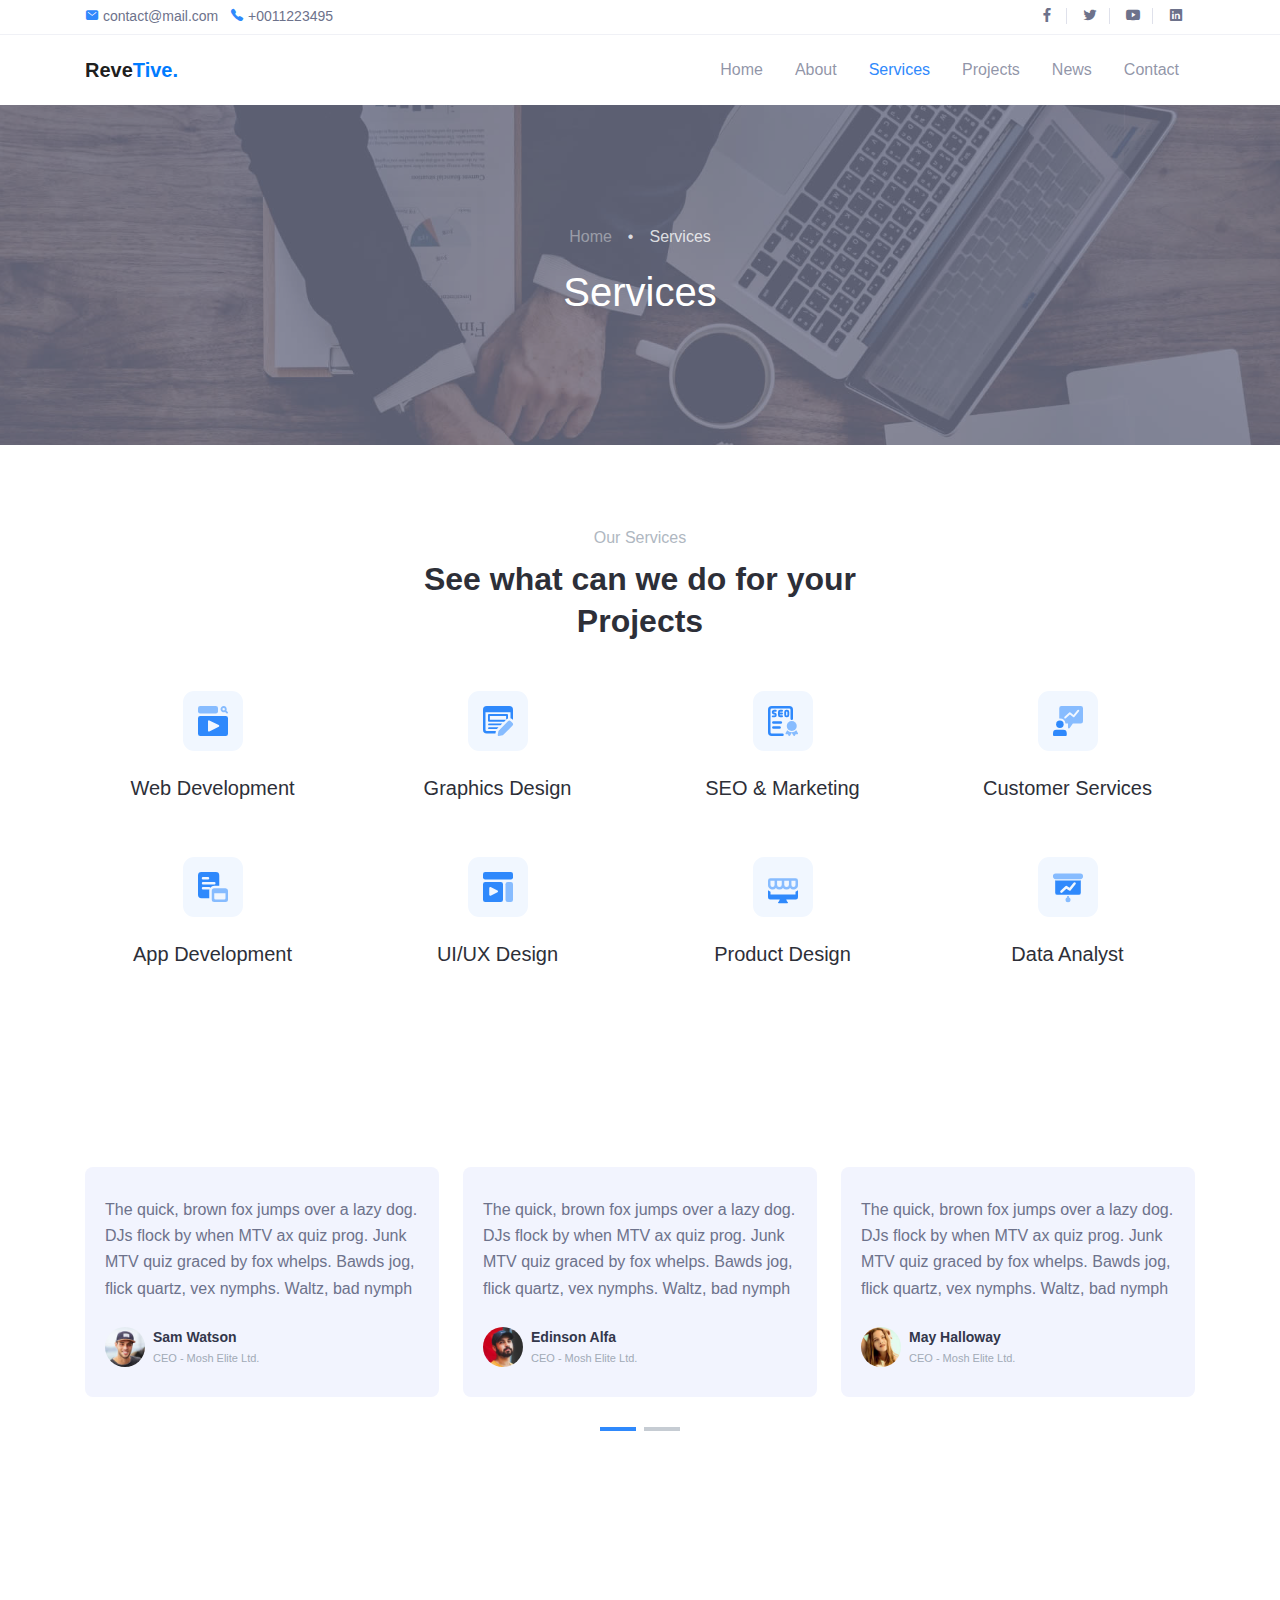
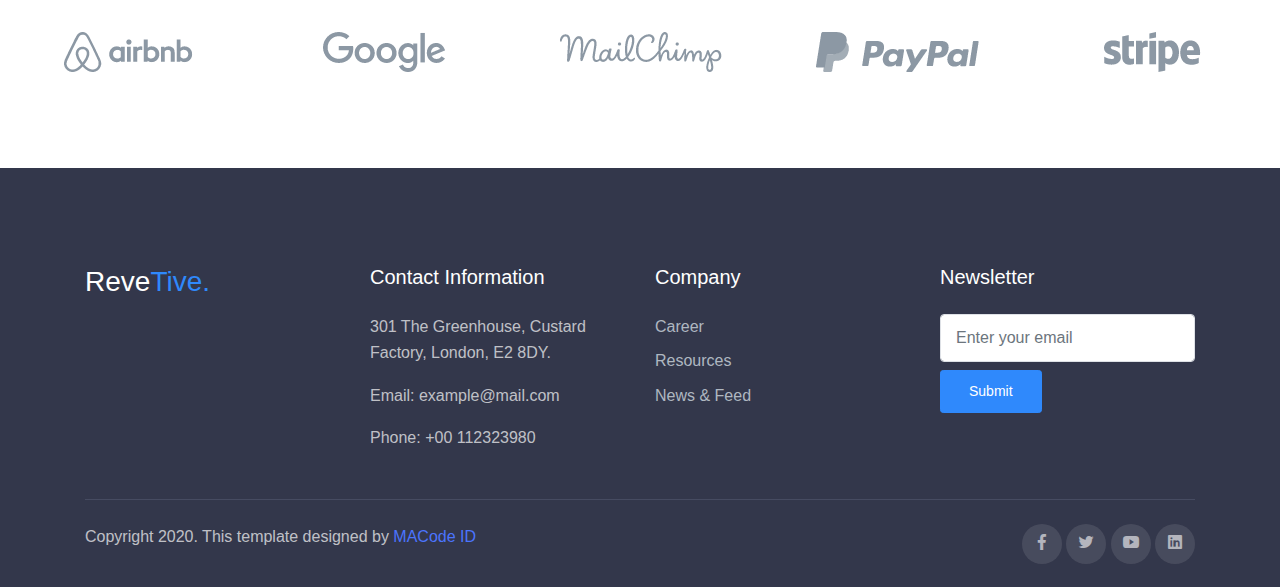
<file: revetive/html/services.html>
<!DOCTYPE html>
<html lang="en">
<head>
  <meta charset="UTF-8">
  <meta name="viewport" content="width=device-width, initial-scale=1.0">

  <meta http-equiv="X-UA-Compatible" content="IE=edge">

  <meta name="copyright" content="MACode ID, https://macodeid.com/">

  <title>Revetive - Free Business Corporate Template By MACode ID</title>

  <link rel="stylesheet" href="../assets/css/bootstrap.css">
  
  <link rel="stylesheet" href="../assets/css/maicons.css">

  <link rel="stylesheet" href="../assets/vendor/animate/animate.css">

  <link rel="stylesheet" href="../assets/vendor/owl-carousel/css/owl.carousel.css">

  <link rel="stylesheet" href="../assets/vendor/fancybox/css/jquery.fancybox.css">

  <link rel="stylesheet" href="../assets/css/theme.css">

</head>
<body>

  <!-- Back to top button -->
  <div class="back-to-top"></div>

  <header>
    <div class="top-bar">
      <div class="container">
        <div class="row align-items-center">
          <div class="col-md-8">
            <div class="d-inline-block">
              <span class="mai-mail fg-primary"></span> <a href="mailto:contact@mail.com">contact@mail.com</a>
            </div>
            <div class="d-inline-block ml-2">
              <span class="mai-call fg-primary"></span> <a href="tel:+0011223495">+0011223495</a>
            </div>
          </div>
          <div class="col-md-4 text-right d-none d-md-block">
            <div class="social-mini-button">
              <a href="#"><span class="mai-logo-facebook-f"></span></a>
              <a href="#"><span class="mai-logo-twitter"></span></a>
              <a href="#"><span class="mai-logo-youtube"></span></a>
              <a href="#"><span class="mai-logo-linkedin"></span></a>
            </div>
          </div>
        </div>
      </div> <!-- .container -->
    </div> <!-- .top-bar -->

    <nav class="navbar navbar-expand-lg navbar-light">
      <div class="container">
        <a href="index.html" class="navbar-brand">Reve<span class="text-primary">Tive.</span></a>

        <button class="navbar-toggler" data-toggle="collapse" data-target="#navbarContent" aria-controls="navbarContent" aria-expanded="false" aria-label="Toggle navigation">
          <span class="navbar-toggler-icon"></span>
        </button>

        <div class="navbar-collapse collapse" id="navbarContent">
          <ul class="navbar-nav ml-auto pt-3 pt-lg-0">
            <li class="nav-item">
              <a href="index.html" class="nav-link">Home</a>
            </li>
            <li class="nav-item">
              <a href="about.html" class="nav-link">About</a>
            </li>
            <li class="nav-item active">
              <a href="services.html" class="nav-link">Services</a>
            </li>
            <li class="nav-item">
              <a href="portfolio.html" class="nav-link">Projects</a>
            </li>
            <li class="nav-item">
              <a href="blog.html" class="nav-link">News</a>
            </li>
            <li class="nav-item">
              <a href="contact.html" class="nav-link">Contact</a>
            </li>
          </ul>
        </div>
      </div> <!-- .container -->
    </nav> <!-- .navbar -->

    <div class="page-banner bg-img bg-img-parallax overlay-dark" style="background-image: url(../assets/img/bg_image_3.jpg);">
      <div class="container h-100">
        <div class="row justify-content-center align-items-center h-100">
          <div class="col-lg-8">
            <nav aria-label="breadcrumb">
              <ol class="breadcrumb breadcrumb-dark bg-transparent justify-content-center py-0">
                <li class="breadcrumb-item"><a href="index.html">Home</a></li>
                <li class="breadcrumb-item active" aria-current="page">Services</li>
              </ol>
            </nav>
            <h1 class="fg-white text-center">Services</h1>
          </div>
        </div>
      </div>
    </div> <!-- .page-banner -->
  </header>

  <main>
    <div class="page-section">
      <div class="container">
        <div class="text-center">
          <div class="subhead">Our Services</div>
          <h2 class="title-section">See what can we do for your Projects</h2>
        </div>

        <div class="row justify-content-center">
          <div class="col-md-6 col-lg-4 col-xl-3 py-3 mb-3">
            <div class="text-center">
              <div class="img-fluid mb-4">
                <img src="../assets/img/icons/web_development.svg" alt="">
              </div>
              <h5>Web Development</h5>
            </div>
          </div>
          <div class="col-md-6 col-lg-4 col-xl-3 py-3 mb-3">
            <div class="text-center">
              <div class="img-fluid mb-4">
                <img src="../assets/img/icons/graphics_design.svg" alt="">
              </div>
              <h5>Graphics Design</h5>
            </div>
          </div>

          <div class="col-md-6 col-lg-4 col-xl-3 py-3 mb-3">
            <div class="text-center">
              <div class="img-fluid mb-4">
                <img src="../assets/img/icons/seo_and_marketing.svg" alt="">
              </div>
              <h5>SEO & Marketing</h5>
            </div>
          </div>

          <div class="col-md-6 col-lg-4 col-xl-3 py-3 mb-3">
            <div class="text-center">
              <div class="img-fluid mb-4">
                <img src="../assets/img/icons/customer_services.svg" alt="">
              </div>
              <h5>Customer Services</h5>
            </div>
          </div>

          <div class="col-md-6 col-lg-4 col-xl-3 py-3 mb-3">
            <div class="text-center">
              <div class="img-fluid mb-4">
                <img src="../assets/img/icons/app_development.svg" alt="">
              </div>
              <h5>App Development</h5>
            </div>
          </div>

          <div class="col-md-6 col-lg-4 col-xl-3 py-3 mb-3">
            <div class="text-center">
              <div class="img-fluid mb-4">
                <img src="../assets/img/icons/ui_ux_design.svg" alt="">
              </div>
              <h5>UI/UX Design</h5>
            </div>
          </div>

          <div class="col-md-6 col-lg-4 col-xl-3 py-3 mb-3">
            <div class="text-center">
              <div class="img-fluid mb-4">
                <img src="../assets/img/icons/product_design.svg" alt="">
              </div>
              <h5>Product Design</h5>
            </div>
          </div>

          <div class="col-md-6 col-lg-4 col-xl-3 py-3 mb-3">
            <div class="text-center">
              <div class="img-fluid mb-4">
                <img src="../assets/img/icons/data_analyst.svg" alt="">
              </div>
              <h5>Data Analyst</h5>
            </div>
          </div>

        </div>
      </div> <!-- .container -->
    </div> <!-- .page-section -->

    <!-- Testimonials -->
    <div class="page-section">
      <div class="container">
        <div class="owl-carousel testimonial-carousel">
          <div class="card-testimonial">
            <div class="content">
              The quick, brown fox jumps over a lazy dog. DJs flock by when MTV ax quiz prog. Junk MTV quiz graced by fox whelps. Bawds jog, flick quartz, vex nymphs. Waltz, bad nymph
            </div>
            <div class="author">
              <div class="avatar">
                <img src="../assets/img/person/person_1.jpg" alt="">
              </div>
              <div class="d-inline-block ml-2">
                <div class="author-name">Sam Watson</div>
                <div class="author-info">CEO - Mosh Elite Ltd.</div>
              </div>
            </div>
          </div>

          <div class="card-testimonial">
            <div class="content">
              The quick, brown fox jumps over a lazy dog. DJs flock by when MTV ax quiz prog. Junk MTV quiz graced by fox whelps. Bawds jog, flick quartz, vex nymphs. Waltz, bad nymph
            </div>
            <div class="author">
              <div class="avatar">
                <img src="../assets/img/person/person_2.jpg" alt="">
              </div>
              <div class="d-inline-block ml-2">
                <div class="author-name">Edinson Alfa</div>
                <div class="author-info">CEO - Mosh Elite Ltd.</div>
              </div>
            </div>
          </div>

          <div class="card-testimonial">
            <div class="content">
              The quick, brown fox jumps over a lazy dog. DJs flock by when MTV ax quiz prog. Junk MTV quiz graced by fox whelps. Bawds jog, flick quartz, vex nymphs. Waltz, bad nymph
            </div>
            <div class="author">
              <div class="avatar">
                <img src="../assets/img/person/person_3.jpg" alt="">
              </div>
              <div class="d-inline-block ml-2">
                <div class="author-name">May Halloway</div>
                <div class="author-info">CEO - Mosh Elite Ltd.</div>
              </div>
            </div>
          </div>

          <div class="card-testimonial">
            <div class="content">
              The quick, brown fox jumps over a lazy dog. DJs flock by when MTV ax quiz prog. Junk MTV quiz graced by fox whelps. Bawds jog, flick quartz, vex nymphs. Waltz, bad nymph
            </div>
            <div class="author">
              <div class="avatar">
                <img src="../assets/img/person/person_1.jpg" alt="">
              </div>
              <div class="d-inline-block ml-2">
                <div class="author-name">Sam Watson</div>
                <div class="author-info">CEO - Mosh Elite Ltd.</div>
              </div>
            </div>
          </div>

          <div class="card-testimonial">
            <div class="content">
              The quick, brown fox jumps over a lazy dog. DJs flock by when MTV ax quiz prog. Junk MTV quiz graced by fox whelps. Bawds jog, flick quartz, vex nymphs. Waltz, bad nymph
            </div>
            <div class="author">
              <div class="avatar">
                <img src="../assets/img/person/person_2.jpg" alt="">
              </div>
              <div class="d-inline-block ml-2">
                <div class="author-name">Edinson Alfa</div>
                <div class="author-info">CEO - Mosh Elite Ltd.</div>
              </div>
            </div>
          </div>

          <div class="card-testimonial">
            <div class="content">
              The quick, brown fox jumps over a lazy dog. DJs flock by when MTV ax quiz prog. Junk MTV quiz graced by fox whelps. Bawds jog, flick quartz, vex nymphs. Waltz, bad nymph
            </div>
            <div class="author">
              <div class="avatar">
                <img src="../assets/img/person/person_3.jpg" alt="">
              </div>
              <div class="d-inline-block ml-2">
                <div class="author-name">May Halloway</div>
                <div class="author-info">CEO - Mosh Elite Ltd.</div>
              </div>
            </div>
          </div>

        </div> <!-- .row -->
      </div> <!-- .container -->
    </div> <!-- .page-section -->

    <div class="page-section">
      <div class="container-fluid">
        <div class="row row-cols-md-3 row-cols-lg-5 justify-content-center text-center">
          <div class="py-3 px-5">
            <img src="../assets/img/clients/airbnb.png" alt="">
          </div>
          <div class="py-3 px-5">
            <img src="../assets/img/clients/google.png" alt="">
          </div>
          <div class="py-3 px-5">
            <img src="../assets/img/clients/mailchimp.png" alt="">
          </div>
          <div class="py-3 px-5">
            <img src="../assets/img/clients/paypal.png" alt="">
          </div>
          <div class="py-3 px-5">
            <img src="../assets/img/clients/stripe.png" alt="">
          </div>
        </div>
      </div> <!-- .container-fluid -->
    </div> <!-- .page-section -->
  </main>


  <footer class="page-footer">
    <div class="container">
      <div class="row">
        <div class="col-lg-3 py-3">
          <h3>Reve<span class="fg-primary">Tive.</span></h3>
        </div>
        <div class="col-lg-3 py-3">
          <h5>Contact Information</h5>
          <p>301 The Greenhouse, Custard Factory, London, E2 8DY.</p>
          <p>Email: example@mail.com</p>
          <p>Phone: +00 112323980</p>
        </div>
        <div class="col-lg-3 py-3">
          <h5>Company</h5>
          <ul class="footer-menu">
            <li><a href="#">Career</a></li>
            <li><a href="#">Resources</a></li>
            <li><a href="#">News & Feed</a></li>
          </ul>
        </div>
        <div class="col-lg-3 py-3">
          <h5>Newsletter</h5>
          <form action="#">
            <input type="text" class="form-control" placeholder="Enter your email">
            <button type="submit" class="btn btn-primary btn-sm mt-2">Submit</button>
          </form>
        </div>
      </div>

      <hr>

      <div class="row mt-4">
        <div class="col-md-6">
          <p>Copyright 2020. This template designed by <a href="https://macodeid.com">MACode ID</a></p>
        </div>
        <div class="col-md-6 text-right">
          <div class="sosmed-button">
            <a href="#"><span class="mai-logo-facebook-f"></span></a>
            <a href="#"><span class="mai-logo-twitter"></span></a>
            <a href="#"><span class="mai-logo-youtube"></span></a>
            <a href="#"><span class="mai-logo-linkedin"></span></a>
          </div>
        </div>
      </div>
    </div>
  </footer>

  
<script src="../assets/js/jquery-3.5.1.min.js"></script>

<script src="../assets/js/bootstrap.bundle.min.js"></script>

<script src="../assets/vendor/owl-carousel/js/owl.carousel.min.js"></script>

<script src="../assets/vendor/wow/wow.min.js"></script>

<script src="../assets/vendor/fancybox/js/jquery.fancybox.min.js"></script>

<script src="../assets/vendor/isotope/isotope.pkgd.min.js"></script>

<script src="../assets/js/google-maps.js"></script>

<script src="../assets/js/theme.js"></script>

</body>
</html>
</file>
<file: revetive/assets/css/maicons.css>
@font-face {
  font-family: 'maicons';
  src:  url('../fonts/maicons.eot?c9nlkl');
  src:  url('../fonts/maicons.eot?c9nlkl#iefix') format('embedded-opentype'),
    url('../fonts/maicons.ttf?c9nlkl') format('truetype'),
    url('../fonts/maicons.woff?c9nlkl') format('woff'),
    url('../fonts/maicons.svg?c9nlkl#maicons') format('svg');
  font-weight: normal;
  font-style: normal;
  font-display: block;
}

[class^="mai-"], [class*=" mai-"] {
  /* use !important to prevent issues with browser extensions that change fonts */
  font-family: 'maicons' !important;
  speak: none;
  font-style: normal;
  font-weight: normal;
  font-variant: normal;
  text-transform: none;
  line-height: 1;

  /* Better Font Rendering =========== */
  -webkit-font-smoothing: antialiased;
  -moz-osx-font-smoothing: grayscale;
}

.mai-add:before {
  content: "\e900";
}
.mai-add-circle:before {
  content: "\e901";
}
.mai-add-circle-outline:before {
  content: "\e902";
}
.mai-airplane:before {
  content: "\e903";
}
.mai-airplane-outline:before {
  content: "\e904";
}
.mai-alarm:before {
  content: "\e905";
}
.mai-alarm-outline:before {
  content: "\e906";
}
.mai-albums:before {
  content: "\e907";
}
.mai-albums-outline:before {
  content: "\e908";
}
.mai-alert:before {
  content: "\e909";
}
.mai-alert-circle:before {
  content: "\e90a";
}
.mai-alert-circle-outline:before {
  content: "\e90b";
}
.mai-analytics:before {
  content: "\e90c";
}
.mai-analytics-outline:before {
  content: "\e90d";
}
.mai-aperture:before {
  content: "\e90e";
}
.mai-aperture-outline:before {
  content: "\e90f";
}
.mai-apps:before {
  content: "\e910";
}
.mai-apps-outline:before {
  content: "\e911";
}
.mai-archive:before {
  content: "\e912";
}
.mai-archive-outline:before {
  content: "\e913";
}
.mai-arrow-back:before {
  content: "\e914";
}
.mai-arrow-back-circle:before {
  content: "\e915";
}
.mai-arrow-back-circle-outline:before {
  content: "\e916";
}
.mai-arrow-down:before {
  content: "\e917";
}
.mai-arrow-down-circle:before {
  content: "\e918";
}
.mai-arrow-down-circle-outline:before {
  content: "\e919";
}
.mai-arrow-forward:before {
  content: "\e91a";
}
.mai-arrow-forward-circle:before {
  content: "\e91b";
}
.mai-arrow-forward-circle-outline:before {
  content: "\e91c";
}
.mai-arrow-redo:before {
  content: "\e91d";
}
.mai-arrow-redo-circle:before {
  content: "\e91e";
}
.mai-arrow-redo-circle-outline:before {
  content: "\e91f";
}
.mai-arrow-redo-outline:before {
  content: "\e920";
}
.mai-arrow-undo:before {
  content: "\e921";
}
.mai-arrow-undo-circle:before {
  content: "\e922";
}
.mai-arrow-undo-circle-outline:before {
  content: "\e923";
}
.mai-arrow-undo-outline:before {
  content: "\e924";
}
.mai-arrow-up:before {
  content: "\e925";
}
.mai-arrow-up-circle:before {
  content: "\e926";
}
.mai-arrow-up-circle-outline:before {
  content: "\e927";
}
.mai-at:before {
  content: "\e928";
}
.mai-at-circle:before {
  content: "\e929";
}
.mai-at-circle-outline:before {
  content: "\e92a";
}
.mai-attach:before {
  content: "\e92b";
}
.mai-attach-outline:before {
  content: "\e92c";
}
.mai-backspace:before {
  content: "\e92d";
}
.mai-backspace-outline:before {
  content: "\e92e";
}
.mai-bandage:before {
  content: "\e92f";
}
.mai-bandage-outline:before {
  content: "\e930";
}
.mai-bar-chart:before {
  content: "\e932";
}
.mai-bar-chart-outline:before {
  content: "\e933";
}
.mai-barbell:before {
  content: "\e931";
}
.mai-barcode:before {
  content: "\e934";
}
.mai-barcode-outline:before {
  content: "\e935";
}
.mai-baseball:before {
  content: "\e936";
}
.mai-baseball-outline:before {
  content: "\e937";
}
.mai-basket:before {
  content: "\e938";
}
.mai-basket-outline:before {
  content: "\e93b";
}
.mai-basketball:before {
  content: "\e939";
}
.mai-basketball-outline:before {
  content: "\e93a";
}
.mai-battery-charging:before {
  content: "\e93c";
}
.mai-battery-dead:before {
  content: "\e93d";
}
.mai-battery-full:before {
  content: "\e93e";
}
.mai-battery-half:before {
  content: "\e93f";
}
.mai-beaker:before {
  content: "\e940";
}
.mai-beaker-outline:before {
  content: "\e941";
}
.mai-bed:before {
  content: "\e942";
}
.mai-bed-outline:before {
  content: "\e943";
}
.mai-beer:before {
  content: "\e944";
}
.mai-beer-outline:before {
  content: "\e945";
}
.mai-bicycle:before {
  content: "\e946";
}
.mai-bluetooth:before {
  content: "\e947";
}
.mai-boat:before {
  content: "\e948";
}
.mai-boat-outline:before {
  content: "\e949";
}
.mai-body:before {
  content: "\e94a";
}
.mai-body-outline:before {
  content: "\e94b";
}
.mai-bonfire:before {
  content: "\e94c";
}
.mai-bonfire-outline:before {
  content: "\e94d";
}
.mai-book:before {
  content: "\e94e";
}
.mai-book-outline:before {
  content: "\e953";
}
.mai-bookmark:before {
  content: "\e94f";
}
.mai-bookmark-outline:before {
  content: "\e950";
}
.mai-bookmarks:before {
  content: "\e951";
}
.mai-bookmarks-outline:before {
  content: "\e952";
}
.mai-briefcase:before {
  content: "\e954";
}
.mai-briefcase-outline:before {
  content: "\e955";
}
.mai-browsers:before {
  content: "\e956";
}
.mai-browsers-outline:before {
  content: "\e957";
}
.mai-brush:before {
  content: "\e958";
}
.mai-brush-outline:before {
  content: "\e959";
}
.mai-bug:before {
  content: "\e95a";
}
.mai-bug-outline:before {
  content: "\e95b";
}
.mai-build:before {
  content: "\e95c";
}
.mai-build-outline:before {
  content: "\e95d";
}
.mai-bulb:before {
  content: "\e95e";
}
.mai-bulb-outline:before {
  content: "\e95f";
}
.mai-bus:before {
  content: "\e960";
}
.mai-bus-outline:before {
  content: "\e963";
}
.mai-business:before {
  content: "\e961";
}
.mai-business-outline:before {
  content: "\e962";
}
.mai-cafe:before {
  content: "\e964";
}
.mai-cafe-outline:before {
  content: "\e965";
}
.mai-calculator:before {
  content: "\e966";
}
.mai-calculator-outline:before {
  content: "\e967";
}
.mai-calendar:before {
  content: "\e968";
}
.mai-calendar-outline:before {
  content: "\e969";
}
.mai-call:before {
  content: "\e96a";
}
.mai-call-outline:before {
  content: "\e96b";
}
.mai-camera:before {
  content: "\e96c";
}
.mai-camera-outline:before {
  content: "\e96d";
}
.mai-camera-reverse:before {
  content: "\e96e";
}
.mai-camera-reverse-outline:before {
  content: "\e96f";
}
.mai-car:before {
  content: "\e970";
}
.mai-car-outline:before {
  content: "\e97f";
}
.mai-car-sport:before {
  content: "\e980";
}
.mai-car-sport-outline:before {
  content: "\e981";
}
.mai-card:before {
  content: "\e971";
}
.mai-card-outline:before {
  content: "\e972";
}
.mai-caret-back:before {
  content: "\e973";
}
.mai-caret-back-circle:before {
  content: "\e974";
}
.mai-caret-back-circle-outline:before {
  content: "\e975";
}
.mai-caret-down:before {
  content: "\e976";
}
.mai-caret-down-circle:before {
  content: "\e977";
}
.mai-caret-down-circle-outline:before {
  content: "\e978";
}
.mai-caret-forward:before {
  content: "\e979";
}
.mai-caret-forward-circle:before {
  content: "\e97a";
}
.mai-caret-forward-circle-outline:before {
  content: "\e97b";
}
.mai-caret-up:before {
  content: "\e97c";
}
.mai-caret-up-circle:before {
  content: "\e97d";
}
.mai-caret-up-circle-outline:before {
  content: "\e97e";
}
.mai-cart:before {
  content: "\e982";
}
.mai-cart-outline:before {
  content: "\e983";
}
.mai-cash:before {
  content: "\e984";
}
.mai-cash-outline:before {
  content: "\e985";
}
.mai-chatbox:before {
  content: "\e986";
}
.mai-chatbox-ellipses:before {
  content: "\e987";
}
.mai-chatbox-ellipses-outline:before {
  content: "\e988";
}
.mai-chatbox-outline:before {
  content: "\e989";
}
.mai-chatbubble:before {
  content: "\e98a";
}
.mai-chatbubble-ellipses:before {
  content: "\e98b";
}
.mai-chatbubble-ellipses-outline:before {
  content: "\e98c";
}
.mai-chatbubble-outline:before {
  content: "\e98d";
}
.mai-chatbubbles:before {
  content: "\e98e";
}
.mai-chatbubbles-outline:before {
  content: "\e98f";
}
.mai-checkbox:before {
  content: "\e990";
}
.mai-checkbox-outline:before {
  content: "\e991";
}
.mai-checkmark:before {
  content: "\e992";
}
.mai-checkmark-circle:before {
  content: "\e993";
}
.mai-checkmark-circle-outline:before {
  content: "\e994";
}
.mai-checkmark-done:before {
  content: "\e995";
}
.mai-checkmark-done-circle:before {
  content: "\e996";
}
.mai-checkmark-done-circle-outline:before {
  content: "\e997";
}
.mai-chevron-back:before {
  content: "\e998";
}
.mai-chevron-back-circle:before {
  content: "\e999";
}
.mai-chevron-back-circle-outline:before {
  content: "\e99a";
}
.mai-chevron-down:before {
  content: "\e99b";
}
.mai-chevron-down-circle:before {
  content: "\e99c";
}
.mai-chevron-down-circle-outline:before {
  content: "\e99d";
}
.mai-chevron-forward:before {
  content: "\e99e";
}
.mai-chevron-forward-circle:before {
  content: "\e99f";
}
.mai-chevron-forward-circle-outline:before {
  content: "\e9a0";
}
.mai-chevron-up:before {
  content: "\e9a1";
}
.mai-chevron-up-circle:before {
  content: "\e9a2";
}
.mai-chevron-up-circle-outline:before {
  content: "\e9a3";
}
.mai-clipboard:before {
  content: "\e9a4";
}
.mai-clipboard-outline:before {
  content: "\e9a5";
}
.mai-close:before {
  content: "\e9a6";
}
.mai-close-circle:before {
  content: "\e9a7";
}
.mai-close-circle-outline:before {
  content: "\e9a8";
}
.mai-cloud:before {
  content: "\e9a9";
}
.mai-cloud-circle:before {
  content: "\e9aa";
}
.mai-cloud-circle-outline:before {
  content: "\e9ab";
}
.mai-cloud-done:before {
  content: "\e9ac";
}
.mai-cloud-done-outline:before {
  content: "\e9ad";
}
.mai-cloud-download:before {
  content: "\e9ae";
}
.mai-cloud-download-outline:before {
  content: "\e9af";
}
.mai-cloud-offline:before {
  content: "\e9b0";
}
.mai-cloud-offline-outline:before {
  content: "\e9b1";
}
.mai-cloud-outline:before {
  content: "\e9b2";
}
.mai-cloud-upload:before {
  content: "\e9b3";
}
.mai-cloud-upload-outline:before {
  content: "\e9b4";
}
.mai-cloudy:before {
  content: "\e9b5";
}
.mai-cloudy-night:before {
  content: "\e9b6";
}
.mai-cloudy-night-outline:before {
  content: "\e9b7";
}
.mai-cloudy-outline:before {
  content: "\e9b8";
}
.mai-code:before {
  content: "\e9b9";
}
.mai-code-download:before {
  content: "\e9ba";
}
.mai-code-slash:before {
  content: "\e9bb";
}
.mai-code-working:before {
  content: "\e9bc";
}
.mai-cog:before {
  content: "\e9bd";
}
.mai-color-fill:before {
  content: "\e9be";
}
.mai-color-fill-outline:before {
  content: "\e9bf";
}
.mai-color-filter:before {
  content: "\e9c0";
}
.mai-color-filter-outline:before {
  content: "\e9c1";
}
.mai-color-palette:before {
  content: "\e9c2";
}
.mai-color-palette-outline:before {
  content: "\e9c3";
}
.mai-color-wand:before {
  content: "\e9c4";
}
.mai-color-wand-outline:before {
  content: "\e9c5";
}
.mai-compass:before {
  content: "\e9c6";
}
.mai-compass-outline:before {
  content: "\e9c7";
}
.mai-construct:before {
  content: "\e9c8";
}
.mai-construct-outline:before {
  content: "\e9c9";
}
.mai-contract:before {
  content: "\e9ca";
}
.mai-contrast:before {
  content: "\e9cb";
}
.mai-copy:before {
  content: "\e9cc";
}
.mai-copy-outline:before {
  content: "\e9cd";
}
.mai-create:before {
  content: "\e9ce";
}
.mai-create-outline:before {
  content: "\e9cf";
}
.mai-crop:before {
  content: "\e9d0";
}
.mai-cube:before {
  content: "\e9d1";
}
.mai-cube-outline:before {
  content: "\e9d2";
}
.mai-cut:before {
  content: "\e9d3";
}
.mai-desktop:before {
  content: "\e9d4";
}
.mai-desktop-outline:before {
  content: "\e9d5";
}
.mai-disc:before {
  content: "\e9d6";
}
.mai-disc-outline:before {
  content: "\e9d7";
}
.mai-document:before {
  content: "\e9d8";
}
.mai-document-outline:before {
  content: "\e9d9";
}
.mai-document-text:before {
  content: "\e9dc";
}
.mai-document-text-outline:before {
  content: "\e9dd";
}
.mai-documents:before {
  content: "\e9da";
}
.mai-documents-outline:before {
  content: "\e9db";
}
.mai-download:before {
  content: "\e9de";
}
.mai-download-outline:before {
  content: "\e9df";
}
.mai-duplicate:before {
  content: "\e9e0";
}
.mai-duplicate-outline:before {
  content: "\e9e1";
}
.mai-ear:before {
  content: "\e9e2";
}
.mai-ear-outline:before {
  content: "\e9e3";
}
.mai-earth:before {
  content: "\e9e4";
}
.mai-earth-outline:before {
  content: "\e9e5";
}
.mai-easel:before {
  content: "\e9e6";
}
.mai-easel-outline:before {
  content: "\e9e7";
}
.mai-egg:before {
  content: "\e9e8";
}
.mai-egg-outline:before {
  content: "\e9e9";
}
.mai-ellipse:before {
  content: "\e9ea";
}
.mai-ellipse-outline:before {
  content: "\e9eb";
}
.mai-ellipsis-horizontal:before {
  content: "\e9ec";
}
.mai-ellipsis-horizontal-circle:before {
  content: "\e9ed";
}
.mai-ellipsis-vertical:before {
  content: "\e9ee";
}
.mai-ellipsis-vertical-circle:before {
  content: "\e9ef";
}
.mai-enter:before {
  content: "\e9f0";
}
.mai-enter-outline:before {
  content: "\e9f1";
}
.mai-exit:before {
  content: "\e9f2";
}
.mai-exit-outline:before {
  content: "\e9f3";
}
.mai-expand:before {
  content: "\e9f4";
}
.mai-eye:before {
  content: "\e9f5";
}
.mai-eye-off:before {
  content: "\e9f8";
}
.mai-eye-off-outline:before {
  content: "\e9f9";
}
.mai-eye-outline:before {
  content: "\e9fa";
}
.mai-eyedrop:before {
  content: "\e9f6";
}
.mai-eyedrop-outline:before {
  content: "\e9f7";
}
.mai-fast-food:before {
  content: "\e9fb";
}
.mai-fast-food-outline:before {
  content: "\e9fc";
}
.mai-female:before {
  content: "\e9fd";
}
.mai-file-tray:before {
  content: "\e9fe";
}
.mai-file-tray-full:before {
  content: "\e9ff";
}
.mai-file-tray-full-outline:before {
  content: "\ea00";
}
.mai-file-tray-outline:before {
  content: "\ea01";
}
.mai-film:before {
  content: "\ea02";
}
.mai-film-outline:before {
  content: "\ea03";
}
.mai-filter:before {
  content: "\ea04";
}
.mai-finger-print:before {
  content: "\ea05";
}
.mai-fitness:before {
  content: "\ea06";
}
.mai-fitness-outline:before {
  content: "\ea07";
}
.mai-flag:before {
  content: "\ea08";
}
.mai-flag-outline:before {
  content: "\ea09";
}
.mai-flame:before {
  content: "\ea0a";
}
.mai-flame-outline:before {
  content: "\ea0b";
}
.mai-flash:before {
  content: "\ea0c";
}
.mai-flash-off:before {
  content: "\ea0f";
}
.mai-flash-off-outline:before {
  content: "\ea10";
}
.mai-flash-outline:before {
  content: "\ea11";
}
.mai-flashlight:before {
  content: "\ea0d";
}
.mai-flashlight-outline:before {
  content: "\ea0e";
}
.mai-flask:before {
  content: "\ea12";
}
.mai-flask-outline:before {
  content: "\ea13";
}
.mai-flower:before {
  content: "\ea14";
}
.mai-flower-outline:before {
  content: "\ea15";
}
.mai-folder:before {
  content: "\ea16";
}
.mai-folder-open:before {
  content: "\ea17";
}
.mai-folder-open-outline:before {
  content: "\ea18";
}
.mai-folder-outline:before {
  content: "\ea19";
}
.mai-football:before {
  content: "\ea1a";
}
.mai-football-outline:before {
  content: "\ea1b";
}
.mai-funnel:before {
  content: "\ea1c";
}
.mai-funnel-outline:before {
  content: "\ea1d";
}
.mai-game-controller:before {
  content: "\ea1e";
}
.mai-game-controller-outline:before {
  content: "\ea1f";
}
.mai-gift:before {
  content: "\ea20";
}
.mai-gift-outline:before {
  content: "\ea21";
}
.mai-git-branch:before {
  content: "\ea22";
}
.mai-git-commit:before {
  content: "\ea23";
}
.mai-git-compare:before {
  content: "\ea24";
}
.mai-git-merge:before {
  content: "\ea25";
}
.mai-git-network:before {
  content: "\ea26";
}
.mai-git-pull-request:before {
  content: "\ea27";
}
.mai-glasses:before {
  content: "\ea28";
}
.mai-glasses-outline:before {
  content: "\ea29";
}
.mai-globe:before {
  content: "\ea2a";
}
.mai-globe-outline:before {
  content: "\ea2b";
}
.mai-golf:before {
  content: "\ea2c";
}
.mai-golf-outline:before {
  content: "\ea2d";
}
.mai-grid:before {
  content: "\ea2e";
}
.mai-grid-outline:before {
  content: "\ea2f";
}
.mai-hammer:before {
  content: "\ea30";
}
.mai-hammer-outline:before {
  content: "\ea31";
}
.mai-hand-left:before {
  content: "\ea32";
}
.mai-hand-left-outline:before {
  content: "\ea33";
}
.mai-hand-right:before {
  content: "\ea34";
}
.mai-hand-right-outline:before {
  content: "\ea35";
}
.mai-happy:before {
  content: "\ea36";
}
.mai-happy-outline:before {
  content: "\ea37";
}
.mai-hardware-chip:before {
  content: "\ea38";
}
.mai-hardware-chip-outline:before {
  content: "\ea39";
}
.mai-headset:before {
  content: "\ea3a";
}
.mai-headset-outline:before {
  content: "\ea3b";
}
.mai-heart:before {
  content: "\ea3c";
}
.mai-heart-circle:before {
  content: "\ea3d";
}
.mai-heart-circle-outline:before {
  content: "\ea3e";
}
.mai-heart-dislike:before {
  content: "\ea3f";
}
.mai-heart-dislike-circle:before {
  content: "\ea40";
}
.mai-heart-dislike-circle-outline:before {
  content: "\ea41";
}
.mai-heart-dislike-outline:before {
  content: "\ea42";
}
.mai-heart-half:before {
  content: "\ea43";
}
.mai-heart-half-outline:before {
  content: "\ea44";
}
.mai-heart-outline:before {
  content: "\ea45";
}
.mai-help:before {
  content: "\ea46";
}
.mai-help-buoy:before {
  content: "\ea47";
}
.mai-help-buoy-outline:before {
  content: "\ea48";
}
.mai-help-circle:before {
  content: "\ea49";
}
.mai-help-circle-outline:before {
  content: "\ea4a";
}
.mai-home:before {
  content: "\ea4b";
}
.mai-home-outline:before {
  content: "\ea4c";
}
.mai-hourglass:before {
  content: "\ea4d";
}
.mai-hourglass-outline:before {
  content: "\ea4e";
}
.mai-ice-cream:before {
  content: "\ea4f";
}
.mai-ice-cream-outline:before {
  content: "\ea50";
}
.mai-image:before {
  content: "\ea51";
}
.mai-image-outline:before {
  content: "\ea52";
}
.mai-images:before {
  content: "\ea53";
}
.mai-images-outline:before {
  content: "\ea54";
}
.mai-infinite:before {
  content: "\ea55";
}
.mai-information:before {
  content: "\ea56";
}
.mai-information-circle:before {
  content: "\ea57";
}
.mai-information-circle-outline:before {
  content: "\ea58";
}
.mai-journal:before {
  content: "\ea59";
}
.mai-journal-outline:before {
  content: "\ea5a";
}
.mai-key:before {
  content: "\ea5b";
}
.mai-key-outline:before {
  content: "\ea5c";
}
.mai-keypad:before {
  content: "\ea5d";
}
.mai-keypad-outline:before {
  content: "\ea5e";
}
.mai-language:before {
  content: "\ea5f";
}
.mai-laptop:before {
  content: "\ea60";
}
.mai-laptop-outline:before {
  content: "\ea61";
}
.mai-layers:before {
  content: "\ea62";
}
.mai-layers-outline:before {
  content: "\ea63";
}
.mai-leaf:before {
  content: "\ea64";
}
.mai-leaf-outline:before {
  content: "\ea65";
}
.mai-library:before {
  content: "\ea66";
}
.mai-library-outline:before {
  content: "\ea67";
}
.mai-link:before {
  content: "\ea68";
}
.mai-list:before {
  content: "\ea69";
}
.mai-list-circle:before {
  content: "\ea6a";
}
.mai-list-circle-outline:before {
  content: "\ea6b";
}
.mai-locate:before {
  content: "\ea6c";
}
.mai-location:before {
  content: "\ea6d";
}
.mai-location-outline:before {
  content: "\ea6e";
}
.mai-lock-closed:before {
  content: "\ea6f";
}
.mai-lock-closed-outline:before {
  content: "\ea70";
}
.mai-lock-open:before {
  content: "\ea71";
}
.mai-lock-open-outline:before {
  content: "\ea72";
}
.mai-log-in:before {
  content: "\ea73";
}
.mai-log-in-outline:before {
  content: "\ea74";
}
.mai-log-out:before {
  content: "\ea75";
}
.mai-log-out-outline:before {
  content: "\ea76";
}
.mai-logo-500px:before {
  content: "\ea8e";
}
.mai-logo-accessible-icon:before {
  content: "\eaef";
}
.mai-logo-accusoft:before {
  content: "\eba2";
}
.mai-logo-algolia:before {
  content: "\eba3";
}
.mai-logo-alipay:before {
  content: "\eba4";
}
.mai-logo-amazon:before {
  content: "\eba5";
}
.mai-logo-amplify:before {
  content: "\eba6";
}
.mai-logo-android:before {
  content: "\eba7";
}
.mai-logo-angular:before {
  content: "\eba8";
}
.mai-logo-apple:before {
  content: "\eba9";
}
.mai-logo-apple-appstore:before {
  content: "\ebaa";
}
.mai-logo-aws:before {
  content: "\ebab";
}
.mai-logo-behance:before {
  content: "\ebac";
}
.mai-logo-bitbucket:before {
  content: "\ebad";
}
.mai-logo-bitcoin:before {
  content: "\ebae";
}
.mai-logo-blackberry:before {
  content: "\ebaf";
}
.mai-logo-blogger:before {
  content: "\ebb0";
}
.mai-logo-buffer:before {
  content: "\ebb1";
}
.mai-logo-buysellads:before {
  content: "\ebb2";
}
.mai-logo-capacitor:before {
  content: "\ebb3";
}
.mai-logo-cc-amazon-pay:before {
  content: "\ebb4";
}
.mai-logo-cc-amex:before {
  content: "\ebb5";
}
.mai-logo-cc-apple-pay:before {
  content: "\ebb6";
}
.mai-logo-cc-diners-club:before {
  content: "\ebb7";
}
.mai-logo-cc-discover:before {
  content: "\ebb8";
}
.mai-logo-cc-jcb:before {
  content: "\ebb9";
}
.mai-logo-cc-mastercard:before {
  content: "\ebba";
}
.mai-logo-cc-paypal:before {
  content: "\ebbb";
}
.mai-logo-cc-stripe:before {
  content: "\ebbc";
}
.mai-logo-cc-visa:before {
  content: "\ebbd";
}
.mai-logo-chrome:before {
  content: "\ebbe";
}
.mai-logo-closed-captioning:before {
  content: "\ebbf";
}
.mai-logo-codepen:before {
  content: "\ebc0";
}
.mai-logo-cpanel:before {
  content: "\ebc1";
}
.mai-logo-creative-commons:before {
  content: "\ebc2";
}
.mai-logo-css3:before {
  content: "\ebc3";
}
.mai-logo-cuttlefish:before {
  content: "\ebc4";
}
.mai-logo-d-and-d:before {
  content: "\ebc5";
}
.mai-logo-dashcube:before {
  content: "\ebc6";
}
.mai-logo-designernews:before {
  content: "\ebc7";
}
.mai-logo-deviantart:before {
  content: "\ebc8";
}
.mai-logo-digg:before {
  content: "\ebc9";
}
.mai-logo-digital-ocean:before {
  content: "\ebca";
}
.mai-logo-discord:before {
  content: "\ebcb";
}
.mai-logo-discourse:before {
  content: "\ebcc";
}
.mai-logo-dochub:before {
  content: "\ebcd";
}
.mai-logo-docker:before {
  content: "\ebce";
}
.mai-logo-dribbble:before {
  content: "\ebcf";
}
.mai-logo-dropbox:before {
  content: "\ebd0";
}
.mai-logo-drupal:before {
  content: "\ebd1";
}
.mai-logo-dyalog:before {
  content: "\ebd2";
}
.mai-logo-earlybirds:before {
  content: "\ebd3";
}
.mai-logo-ebay:before {
  content: "\ebd4";
}
.mai-logo-edge:before {
  content: "\ebd5";
}
.mai-logo-electron:before {
  content: "\ebd6";
}
.mai-logo-elementor:before {
  content: "\ebd7";
}
.mai-logo-ello:before {
  content: "\ebd8";
}
.mai-logo-ember:before {
  content: "\ebd9";
}
.mai-logo-empire:before {
  content: "\ebda";
}
.mai-logo-envira:before {
  content: "\ebdb";
}
.mai-logo-erlang:before {
  content: "\ebdc";
}
.mai-logo-etsy:before {
  content: "\ebdd";
}
.mai-logo-euro:before {
  content: "\ebde";
}
.mai-logo-expeditedssl:before {
  content: "\ebdf";
}
.mai-logo-facebook:before {
  content: "\ebe0";
}
.mai-logo-facebook-f:before {
  content: "\ebe1";
}
.mai-logo-facebook-messenger:before {
  content: "\ebe2";
}
.mai-logo-firebase:before {
  content: "\ebe3";
}
.mai-logo-firefox:before {
  content: "\ebe4";
}
.mai-logo-flickr:before {
  content: "\ebe5";
}
.mai-logo-flipboard:before {
  content: "\ebe6";
}
.mai-logo-fly:before {
  content: "\ebe7";
}
.mai-logo-foursquare:before {
  content: "\ebe8";
}
.mai-logo-freebsd:before {
  content: "\ebe9";
}
.mai-logo-gg:before {
  content: "\ebea";
}
.mai-logo-git:before {
  content: "\ebeb";
}
.mai-logo-github:before {
  content: "\ebec";
}
.mai-logo-github-alt:before {
  content: "\ebed";
}
.mai-logo-gitlab:before {
  content: "\ebee";
}
.mai-logo-gitter:before {
  content: "\ebef";
}
.mai-logo-glide:before {
  content: "\ebf0";
}
.mai-logo-glide-g:before {
  content: "\ebf1";
}
.mai-logo-google:before {
  content: "\ebf2";
}
.mai-logo-google-drive:before {
  content: "\ebf3";
}
.mai-logo-google-play:before {
  content: "\ebf4";
}
.mai-logo-google-playstore:before {
  content: "\ebf5";
}
.mai-logo-google-plus:before {
  content: "\ebf6";
}
.mai-logo-google-plus-g:before {
  content: "\ebf7";
}
.mai-logo-google-wallet:before {
  content: "\ebf8";
}
.mai-logo-grunt:before {
  content: "\ebf9";
}
.mai-logo-gulp:before {
  content: "\ebfa";
}
.mai-logo-hackernews:before {
  content: "\ebfb";
}
.mai-logo-hotjar:before {
  content: "\ebfc";
}
.mai-logo-html5:before {
  content: "\ebfd";
}
.mai-logo-hubspot:before {
  content: "\ebfe";
}
.mai-logo-imdb:before {
  content: "\ebff";
}
.mai-logo-instagram:before {
  content: "\ec00";
}
.mai-logo-internet-explorer:before {
  content: "\ec01";
}
.mai-logo-ionic:before {
  content: "\ec02";
}
.mai-logo-ionitron:before {
  content: "\ec03";
}
.mai-logo-itunes:before {
  content: "\ec04";
}
.mai-logo-java:before {
  content: "\ec05";
}
.mai-logo-javascript:before {
  content: "\ec06";
}
.mai-logo-joomla:before {
  content: "\ec07";
}
.mai-logo-jsfiddle:before {
  content: "\ec08";
}
.mai-logo-keycdn:before {
  content: "\ec09";
}
.mai-logo-laravel:before {
  content: "\ec0a";
}
.mai-logo-lastfm:before {
  content: "\ec0b";
}
.mai-logo-leanpub:before {
  content: "\ec0c";
}
.mai-logo-less:before {
  content: "\ec0d";
}
.mai-logo-line:before {
  content: "\ec0e";
}
.mai-logo-linkedin:before {
  content: "\ec0f";
}
.mai-logo-linux:before {
  content: "\ec10";
}
.mai-logo-magento:before {
  content: "\ec11";
}
.mai-logo-mailchimp:before {
  content: "\ec12";
}
.mai-logo-markdown:before {
  content: "\ec13";
}
.mai-logo-maxcdn:before {
  content: "\ec14";
}
.mai-logo-medium:before {
  content: "\ec15";
}
.mai-logo-medium-m:before {
  content: "\ec16";
}
.mai-logo-meetup:before {
  content: "\ec17";
}
.mai-logo-microsoft:before {
  content: "\ec18";
}
.mai-logo-mix:before {
  content: "\ec19";
}
.mai-logo-mixcloud:before {
  content: "\ec1a";
}
.mai-logo-nodejs:before {
  content: "\ec1b";
}
.mai-logo-npm:before {
  content: "\ec1c";
}
.mai-logo-octocat:before {
  content: "\ec1d";
}
.mai-logo-opencart:before {
  content: "\ec1e";
}
.mai-logo-openid:before {
  content: "\ec1f";
}
.mai-logo-opera:before {
  content: "\ec20";
}
.mai-logo-patreon:before {
  content: "\ec21";
}
.mai-logo-paypal:before {
  content: "\ec22";
}
.mai-logo-php:before {
  content: "\ec23";
}
.mai-logo-pinterest:before {
  content: "\ec24";
}
.mai-logo-pinterest-p:before {
  content: "\ec25";
}
.mai-logo-playstation:before {
  content: "\ec26";
}
.mai-logo-product-hunt:before {
  content: "\ec27";
}
.mai-logo-pwa:before {
  content: "\ec28";
}
.mai-logo-python:before {
  content: "\ec29";
}
.mai-logo-qq:before {
  content: "\ec2a";
}
.mai-logo-quora:before {
  content: "\ec2b";
}
.mai-logo-react:before {
  content: "\ec2c";
}
.mai-logo-readme:before {
  content: "\ec2d";
}
.mai-logo-reddit:before {
  content: "\ec2e";
}
.mai-logo-researchgate:before {
  content: "\ec2f";
}
.mai-logo-rocketchat:before {
  content: "\ec30";
}
.mai-logo-rss:before {
  content: "\ec31";
}
.mai-logo-safari:before {
  content: "\ec32";
}
.mai-logo-sass:before {
  content: "\ec33";
}
.mai-logo-scribd:before {
  content: "\ec34";
}
.mai-logo-searchengin:before {
  content: "\ec35";
}
.mai-logo-sellcast:before {
  content: "\ec36";
}
.mai-logo-sellsy:before {
  content: "\ec37";
}
.mai-logo-skype:before {
  content: "\ec38";
}
.mai-logo-slack:before {
  content: "\ec39";
}
.mai-logo-slideshare:before {
  content: "\ec3a";
}
.mai-logo-snapchat:before {
  content: "\ec3b";
}
.mai-logo-soundcloud:before {
  content: "\ec3c";
}
.mai-logo-spotify:before {
  content: "\ec3d";
}
.mai-logo-squarespace:before {
  content: "\ec3e";
}
.mai-logo-stack-exchange:before {
  content: "\ec3f";
}
.mai-logo-stackoverflow:before {
  content: "\ec40";
}
.mai-logo-staylinked:before {
  content: "\ec41";
}
.mai-logo-steam:before {
  content: "\ec42";
}
.mai-logo-stencil:before {
  content: "\ec43";
}
.mai-logo-stripe:before {
  content: "\ec44";
}
.mai-logo-stripe-s:before {
  content: "\ec45";
}
.mai-logo-teamspeak:before {
  content: "\ec46";
}
.mai-logo-telegram:before {
  content: "\ec47";
}
.mai-logo-trello:before {
  content: "\ec48";
}
.mai-logo-tripadvisor:before {
  content: "\ec49";
}
.mai-logo-tumblr:before {
  content: "\ec4a";
}
.mai-logo-tux:before {
  content: "\ec4b";
}
.mai-logo-twitch:before {
  content: "\ec4c";
}
.mai-logo-twitter:before {
  content: "\ec4d";
}
.mai-logo-uber:before {
  content: "\ec4e";
}
.mai-logo-uikit:before {
  content: "\ec4f";
}
.mai-logo-usd:before {
  content: "\ec50";
}
.mai-logo-viacoin:before {
  content: "\ec51";
}
.mai-logo-viadeo:before {
  content: "\ec52";
}
.mai-logo-viber:before {
  content: "\ec53";
}
.mai-logo-vimeo:before {
  content: "\ec54";
}
.mai-logo-vk:before {
  content: "\ec55";
}
.mai-logo-vue:before {
  content: "\ec56";
}
.mai-logo-web-component:before {
  content: "\ec57";
}
.mai-logo-weebly:before {
  content: "\ec58";
}
.mai-logo-weibo:before {
  content: "\ec59";
}
.mai-logo-whatsapp:before {
  content: "\ec5a";
}
.mai-logo-whmcs:before {
  content: "\ec5b";
}
.mai-logo-wikipedia-w:before {
  content: "\ec5c";
}
.mai-logo-windows:before {
  content: "\ec5d";
}
.mai-logo-wix:before {
  content: "\ec5e";
}
.mai-logo-wordpress:before {
  content: "\ec5f";
}
.mai-logo-xbox:before {
  content: "\ec60";
}
.mai-logo-xing:before {
  content: "\ec61";
}
.mai-logo-yahoo:before {
  content: "\ec62";
}
.mai-logo-yen:before {
  content: "\ec63";
}
.mai-logo-youtube:before {
  content: "\ec64";
}
.mai-magnet:before {
  content: "\ea77";
}
.mai-magnet-outline:before {
  content: "\ea78";
}
.mai-mail:before {
  content: "\ea79";
}
.mai-mail-open:before {
  content: "\ea7a";
}
.mai-mail-open-outline:before {
  content: "\ea7b";
}
.mai-mail-outline:before {
  content: "\ea7c";
}
.mai-mail-unread:before {
  content: "\ea7d";
}
.mai-mail-unread-outline:before {
  content: "\ea7e";
}
.mai-male:before {
  content: "\ea7f";
}
.mai-male-female:before {
  content: "\ea80";
}
.mai-man:before {
  content: "\ea81";
}
.mai-man-outline:before {
  content: "\ea82";
}
.mai-map:before {
  content: "\ea83";
}
.mai-map-outline:before {
  content: "\ea84";
}
.mai-medal:before {
  content: "\ea85";
}
.mai-medal-outline:before {
  content: "\ea86";
}
.mai-medical:before {
  content: "\ea87";
}
.mai-medical-outline:before {
  content: "\ea88";
}
.mai-medkit:before {
  content: "\ea89";
}
.mai-medkit-outline:before {
  content: "\ea8a";
}
.mai-megaphone:before {
  content: "\ea8b";
}
.mai-megaphone-outline:before {
  content: "\ea8c";
}
.mai-menu:before {
  content: "\ea8d";
}
.mai-mic:before {
  content: "\ea8f";
}
.mai-mic-circle:before {
  content: "\ea90";
}
.mai-mic-circle-outline:before {
  content: "\ea91";
}
.mai-mic-off:before {
  content: "\ea92";
}
.mai-mic-off-circle:before {
  content: "\ea93";
}
.mai-mic-off-circle-outline:before {
  content: "\ea94";
}
.mai-mic-off-outline:before {
  content: "\ea95";
}
.mai-mic-outline:before {
  content: "\ea96";
}
.mai-moon:before {
  content: "\ea97";
}
.mai-moon-outline:before {
  content: "\ea98";
}
.mai-move:before {
  content: "\ea99";
}
.mai-musical-note:before {
  content: "\ea9a";
}
.mai-musical-note-outline:before {
  content: "\ea9b";
}
.mai-musical-notes:before {
  content: "\ea9c";
}
.mai-musical-notes-outline:before {
  content: "\ea9d";
}
.mai-navigate:before {
  content: "\ea9e";
}
.mai-navigate-circle:before {
  content: "\ea9f";
}
.mai-navigate-circle-outline:before {
  content: "\eaa0";
}
.mai-navigate-outline:before {
  content: "\eaa1";
}
.mai-newspaper:before {
  content: "\eaa2";
}
.mai-newspaper-outline:before {
  content: "\eaa3";
}
.mai-notifications:before {
  content: "\eaa4";
}
.mai-notifications-circle:before {
  content: "\eaa5";
}
.mai-notifications-circle-outline:before {
  content: "\eaa6";
}
.mai-notifications-off:before {
  content: "\eaa7";
}
.mai-notifications-off-circle:before {
  content: "\eaa8";
}
.mai-notifications-off-circle-outline:before {
  content: "\eaa9";
}
.mai-notifications-off-outline:before {
  content: "\eaaa";
}
.mai-notifications-outline:before {
  content: "\eaab";
}
.mai-nuclear:before {
  content: "\eaac";
}
.mai-nuclear-outline:before {
  content: "\eaad";
}
.mai-nutrition:before {
  content: "\eaae";
}
.mai-nutrition-outline:before {
  content: "\eaaf";
}
.mai-open:before {
  content: "\eab0";
}
.mai-open-outline:before {
  content: "\eab1";
}
.mai-options:before {
  content: "\eab2";
}
.mai-options-outline:before {
  content: "\eab3";
}
.mai-paper-plane:before {
  content: "\eab4";
}
.mai-paper-plane-outline:before {
  content: "\eab5";
}
.mai-partly-sunny:before {
  content: "\eab6";
}
.mai-partly-sunny-outline:before {
  content: "\eab7";
}
.mai-pause:before {
  content: "\eab8";
}
.mai-pause-circle:before {
  content: "\eab9";
}
.mai-pause-circle-outline:before {
  content: "\eaba";
}
.mai-paw:before {
  content: "\eabb";
}
.mai-paw-outline:before {
  content: "\eabc";
}
.mai-pencil:before {
  content: "\eabd";
}
.mai-people:before {
  content: "\eabe";
}
.mai-people-circle:before {
  content: "\eabf";
}
.mai-people-circle-outline:before {
  content: "\eac0";
}
.mai-people-outline:before {
  content: "\eac1";
}
.mai-person:before {
  content: "\eac2";
}
.mai-person-add:before {
  content: "\eac3";
}
.mai-person-add-outline:before {
  content: "\eac4";
}
.mai-person-circle:before {
  content: "\eac5";
}
.mai-person-circle-outline:before {
  content: "\eac6";
}
.mai-person-outline:before {
  content: "\eac7";
}
.mai-person-remove:before {
  content: "\eac8";
}
.mai-person-remove-outline:before {
  content: "\eac9";
}
.mai-phone-landscape:before {
  content: "\eaca";
}
.mai-phone-landscape-outline:before {
  content: "\eacb";
}
.mai-phone-portrait:before {
  content: "\eacc";
}
.mai-phone-portrait-outline:before {
  content: "\eacd";
}
.mai-pie-chart:before {
  content: "\eace";
}
.mai-pie-chart-outline:before {
  content: "\eacf";
}
.mai-pin:before {
  content: "\ead0";
}
.mai-pin-outline:before {
  content: "\ead1";
}
.mai-pint:before {
  content: "\ead2";
}
.mai-pint-outline:before {
  content: "\ead3";
}
.mai-pizza:before {
  content: "\ead4";
}
.mai-pizza-outline:before {
  content: "\ead5";
}
.mai-planet:before {
  content: "\ead6";
}
.mai-planet-outline:before {
  content: "\ead7";
}
.mai-play:before {
  content: "\ead8";
}
.mai-play-back:before {
  content: "\ead9";
}
.mai-play-back-circle:before {
  content: "\eada";
}
.mai-play-back-circle-outline:before {
  content: "\eadb";
}
.mai-play-back-outline:before {
  content: "\eadc";
}
.mai-play-circle:before {
  content: "\eadd";
}
.mai-play-circle-outline:before {
  content: "\eade";
}
.mai-play-forward:before {
  content: "\eadf";
}
.mai-play-forward-circle:before {
  content: "\eae0";
}
.mai-play-forward-circle-outline:before {
  content: "\eae1";
}
.mai-play-forward-outline:before {
  content: "\eae2";
}
.mai-play-outline:before {
  content: "\eae3";
}
.mai-play-skip-back:before {
  content: "\eae4";
}
.mai-play-skip-back-circle:before {
  content: "\eae5";
}
.mai-play-skip-back-circle-outline:before {
  content: "\eae6";
}
.mai-play-skip-back-outline:before {
  content: "\eae7";
}
.mai-play-skip-forward:before {
  content: "\eae8";
}
.mai-play-skip-forward-circle:before {
  content: "\eae9";
}
.mai-play-skip-forward-circle-outline:before {
  content: "\eaea";
}
.mai-play-skip-forward-outline:before {
  content: "\eaeb";
}
.mai-podium:before {
  content: "\eaec";
}
.mai-podium-outline:before {
  content: "\eaed";
}
.mai-power:before {
  content: "\eaee";
}
.mai-pricetag:before {
  content: "\eaf0";
}
.mai-pricetag-outline:before {
  content: "\eaf1";
}
.mai-pricetags:before {
  content: "\eaf2";
}
.mai-pricetags-outline:before {
  content: "\eaf3";
}
.mai-print:before {
  content: "\eaf4";
}
.mai-print-outline:before {
  content: "\eaf5";
}
.mai-pulse:before {
  content: "\eaf6";
}
.mai-pulse-outline:before {
  content: "\eaf7";
}
.mai-push:before {
  content: "\eaf8";
}
.mai-push-outline:before {
  content: "\eaf9";
}
.mai-qr-code:before {
  content: "\eafa";
}
.mai-qr-code-outline:before {
  content: "\eafb";
}
.mai-radio:before {
  content: "\eafc";
}
.mai-radio-button-off:before {
  content: "\eafd";
}
.mai-radio-button-on:before {
  content: "\eafe";
}
.mai-rainy:before {
  content: "\eaff";
}
.mai-rainy-outline:before {
  content: "\eb00";
}
.mai-reader:before {
  content: "\eb01";
}
.mai-reader-outline:before {
  content: "\eb02";
}
.mai-receipt:before {
  content: "\eb03";
}
.mai-receipt-outline:before {
  content: "\eb04";
}
.mai-recording:before {
  content: "\eb05";
}
.mai-recording-outline:before {
  content: "\eb06";
}
.mai-refresh:before {
  content: "\eb07";
}
.mai-refresh-circle:before {
  content: "\eb08";
}
.mai-refresh-circle-outline:before {
  content: "\eb09";
}
.mai-reload:before {
  content: "\eb0a";
}
.mai-reload-circle:before {
  content: "\eb0b";
}
.mai-reload-circle-outline:before {
  content: "\eb0c";
}
.mai-remove:before {
  content: "\eb0d";
}
.mai-remove-circle:before {
  content: "\eb0e";
}
.mai-remove-circle-outline:before {
  content: "\eb0f";
}
.mai-reorder-four:before {
  content: "\eb10";
}
.mai-reorder-three:before {
  content: "\eb11";
}
.mai-reorder-two:before {
  content: "\eb12";
}
.mai-repeat:before {
  content: "\eb13";
}
.mai-resize:before {
  content: "\eb14";
}
.mai-restaurant:before {
  content: "\eb15";
}
.mai-restaurant-outline:before {
  content: "\eb16";
}
.mai-return-down-back:before {
  content: "\eb17";
}
.mai-return-down-forward:before {
  content: "\eb18";
}
.mai-return-up-back:before {
  content: "\eb19";
}
.mai-return-up-forward:before {
  content: "\eb1a";
}
.mai-ribbon:before {
  content: "\eb1b";
}
.mai-ribbon-outline:before {
  content: "\eb1c";
}
.mai-rocket:before {
  content: "\eb1d";
}
.mai-rocket-outline:before {
  content: "\eb1e";
}
.mai-rose:before {
  content: "\eb1f";
}
.mai-rose-outline:before {
  content: "\eb20";
}
.mai-sad:before {
  content: "\eb21";
}
.mai-sad-outline:before {
  content: "\eb22";
}
.mai-save:before {
  content: "\eb23";
}
.mai-save-outline:before {
  content: "\eb24";
}
.mai-scan:before {
  content: "\eb25";
}
.mai-scan-circle:before {
  content: "\eb26";
}
.mai-scan-circle-outline:before {
  content: "\eb27";
}
.mai-school:before {
  content: "\eb28";
}
.mai-school-outline:before {
  content: "\eb29";
}
.mai-search:before {
  content: "\eb2a";
}
.mai-search-circle:before {
  content: "\eb2b";
}
.mai-search-circle-outline:before {
  content: "\eb2c";
}
.mai-send:before {
  content: "\eb2d";
}
.mai-send-outline:before {
  content: "\eb2e";
}
.mai-server:before {
  content: "\eb2f";
}
.mai-server-outline:before {
  content: "\eb30";
}
.mai-settings:before {
  content: "\eb31";
}
.mai-settings-outline:before {
  content: "\eb32";
}
.mai-shapes:before {
  content: "\eb33";
}
.mai-shapes-outline:before {
  content: "\eb34";
}
.mai-share:before {
  content: "\eb35";
}
.mai-share-outline:before {
  content: "\eb36";
}
.mai-share-social:before {
  content: "\eb37";
}
.mai-share-social-outline:before {
  content: "\eb38";
}
.mai-shield:before {
  content: "\eb39";
}
.mai-shield-checkmark:before {
  content: "\eb3a";
}
.mai-shield-checkmark-outline:before {
  content: "\eb3b";
}
.mai-shield-outline:before {
  content: "\eb3c";
}
.mai-shirt:before {
  content: "\eb3d";
}
.mai-shirt-outline:before {
  content: "\eb3e";
}
.mai-shuffle:before {
  content: "\eb3f";
}
.mai-skull:before {
  content: "\eb40";
}
.mai-skull-outline:before {
  content: "\eb41";
}
.mai-snow:before {
  content: "\eb42";
}
.mai-speedometer:before {
  content: "\eb43";
}
.mai-speedometer-outline:before {
  content: "\eb44";
}
.mai-square:before {
  content: "\eb45";
}
.mai-square-outline:before {
  content: "\eb46";
}
.mai-star:before {
  content: "\eb47";
}
.mai-star-half:before {
  content: "\eb48";
}
.mai-star-outline:before {
  content: "\eb49";
}
.mai-stats-chart:before {
  content: "\eb4a";
}
.mai-stats-chart-outline:before {
  content: "\eb4b";
}
.mai-stop:before {
  content: "\eb4c";
}
.mai-stop-circle:before {
  content: "\eb4d";
}
.mai-stop-circle-outline:before {
  content: "\eb4e";
}
.mai-stop-outline:before {
  content: "\eb4f";
}
.mai-stopwatch:before {
  content: "\eb50";
}
.mai-stopwatch-outline:before {
  content: "\eb51";
}
.mai-subway:before {
  content: "\eb52";
}
.mai-subway-outline:before {
  content: "\eb53";
}
.mai-sunny:before {
  content: "\eb54";
}
.mai-sunny-outline:before {
  content: "\eb55";
}
.mai-swap-horizontal:before {
  content: "\eb56";
}
.mai-swap-vertical:before {
  content: "\eb57";
}
.mai-sync:before {
  content: "\eb58";
}
.mai-sync-circle:before {
  content: "\eb59";
}
.mai-sync-circle-outline:before {
  content: "\eb5a";
}
.mai-tablet-landscape:before {
  content: "\eb5b";
}
.mai-tablet-landscape-outline:before {
  content: "\eb5c";
}
.mai-tablet-portrait:before {
  content: "\eb5d";
}
.mai-tablet-portrait-outline:before {
  content: "\eb5e";
}
.mai-tennisball:before {
  content: "\eb5f";
}
.mai-tennisball-outline:before {
  content: "\eb60";
}
.mai-terminal:before {
  content: "\eb61";
}
.mai-terminal-outline:before {
  content: "\eb62";
}
.mai-text:before {
  content: "\eb63";
}
.mai-thermometer:before {
  content: "\eb64";
}
.mai-thermometer-outline:before {
  content: "\eb65";
}
.mai-thumbs-down:before {
  content: "\eb66";
}
.mai-thumbs-down-outline:before {
  content: "\eb67";
}
.mai-thumbs-up:before {
  content: "\eb68";
}
.mai-thumbs-up-outline:before {
  content: "\eb69";
}
.mai-thunderstorm:before {
  content: "\eb6a";
}
.mai-thunderstorm-outline:before {
  content: "\eb6b";
}
.mai-time:before {
  content: "\eb6c";
}
.mai-time-outline:before {
  content: "\eb6d";
}
.mai-timer:before {
  content: "\eb6e";
}
.mai-timer-outline:before {
  content: "\eb6f";
}
.mai-today:before {
  content: "\eb70";
}
.mai-today-outline:before {
  content: "\eb71";
}
.mai-toggle:before {
  content: "\eb72";
}
.mai-toggle-outline:before {
  content: "\eb73";
}
.mai-trail-sign:before {
  content: "\eb74";
}
.mai-trail-sign-outline:before {
  content: "\eb75";
}
.mai-train:before {
  content: "\eb76";
}
.mai-train-outline:before {
  content: "\eb77";
}
.mai-transgender:before {
  content: "\eb78";
}
.mai-trash:before {
  content: "\eb79";
}
.mai-trash-bin:before {
  content: "\eb7a";
}
.mai-trash-bin-outline:before {
  content: "\eb7b";
}
.mai-trash-outline:before {
  content: "\eb7c";
}
.mai-trending-down:before {
  content: "\eb7d";
}
.mai-trending-up:before {
  content: "\eb7e";
}
.mai-triangle:before {
  content: "\eb7f";
}
.mai-triangle-outline:before {
  content: "\eb80";
}
.mai-trophy:before {
  content: "\eb81";
}
.mai-trophy-outline:before {
  content: "\eb82";
}
.mai-tv:before {
  content: "\eb83";
}
.mai-tv-outline:before {
  content: "\eb84";
}
.mai-umbrella:before {
  content: "\eb85";
}
.mai-umbrella-outline:before {
  content: "\eb86";
}
.mai-videocam:before {
  content: "\eb87";
}
.mai-videocam-outline:before {
  content: "\eb88";
}
.mai-volume-high:before {
  content: "\eb89";
}
.mai-volume-high-outline:before {
  content: "\eb8a";
}
.mai-volume-low:before {
  content: "\eb8b";
}
.mai-volume-low-outline:before {
  content: "\eb8c";
}
.mai-volume-medium:before {
  content: "\eb8d";
}
.mai-volume-medium-outline:before {
  content: "\eb8e";
}
.mai-volume-mute:before {
  content: "\eb8f";
}
.mai-volume-mute-outline:before {
  content: "\eb90";
}
.mai-volume-off:before {
  content: "\eb91";
}
.mai-volume-off-outline:before {
  content: "\eb92";
}
.mai-walk:before {
  content: "\eb93";
}
.mai-walk-outline:before {
  content: "\eb94";
}
.mai-wallet:before {
  content: "\eb95";
}
.mai-wallet-outline:before {
  content: "\eb96";
}
.mai-warning:before {
  content: "\eb97";
}
.mai-warning-outline:before {
  content: "\eb98";
}
.mai-watch:before {
  content: "\eb99";
}
.mai-watch-outline:before {
  content: "\eb9a";
}
.mai-water:before {
  content: "\eb9b";
}
.mai-water-outline:before {
  content: "\eb9c";
}
.mai-wifi:before {
  content: "\eb9d";
}
.mai-wine:before {
  content: "\eb9e";
}
.mai-wine-outline:before {
  content: "\eb9f";
}
.mai-woman:before {
  content: "\eba0";
}
.mai-woman-outline:before {
  content: "\eba1";
}
</file>
<file: revetive/assets/css/theme.css>
body {

  font-family: "Open Sans", sans-serif;
  font-weight: 400;
  line-height: 1.65;
  color: #2d2f38;
}

.Lab1{
  float: left;
  border: 1px solid blue;
  margin-left: 150px;
  height: 650px;
  width: 450px;
}
.Lab2{
  float: right;
  border: 1px solid blue;
  margin-right: 150px;
  height: 600px;
  width: 450px;
}
.HW2{
  position: relative;
  margin-left: 50%;
}
.background{
  background-image: url('https://png.pngtree.com/thumb_back/fh260/background/20200714/pngtree-modern-double-color-futuristic-neon-background-image_351866.jpg');
  
  background-size: cover;
  background-position: center;
}
.photo{
  border: 2px solid blue;
  margin-left: 30%;
  margin-top: 50px;
  margin-bottom: 50px;
}

a {
  color: #4B74FE;
  text-decoration: none;
  background-color: transparent;
}

a:hover {
  color: #3463FF;
  text-decoration: underline;
}

h1, .h1,
h2, .h2,
h3, .h3,
h4, .h4,
h5, .h5,
h6, .h6 {
  line-height: 1.3;
}

.text-xs {
  font-size: 12px !important;
}

.text-sm {
  font-size: 14px !important;
}

.text-md {
  font-size: 16px !important;
}

.text-lg {
  font-size: 18px !important;
}

.text-xl {
  font-size: 21px !important;
}

/* Color Systems */
.bg-black {
  background-color: #000 !important;
}

.bg-white {
  background-color: #fff !important;
}

.bg-primary {
  background-color: #2F89FC !important;
}

a.bg-primary:hover, a.bg-primary:focus {
  background-color: #167bfc !important;
}

.bg-accent {
  background-color: #F52E91 !important;
}

a.bg-accent:hover, a.bg-accent:focus {
  background-color: #f41684 !important;
}

.bg-secondary {
  background-color: #6D728B !important;
}

a.bg-secondary:hover, a.bg-secondary:focus {
  background-color: #62667d !important;
}

.bg-success {
  background-color: #06CC89 !important;
}

a.bg-success:hover, a.bg-success:focus {
  background-color: #05b378 !important;
}

.bg-info {
  background-color: #0EA1E6 !important;
}

a.bg-info:hover, a.bg-info:focus {
  background-color: #0d90ce !important;
}

.bg-warning {
  background-color: #F68718 !important;
}

a.bg-warning:hover, a.bg-warning:focus {
  background-color: #eb7a09 !important;
}

.bg-danger {
  background-color: #FF4457 !important;
}

a.bg-danger:hover, a.bg-danger:focus {
  background-color: #ff2b40 !important;
}

.bg-grey {
  background-color: #AFB7C1 !important;
}

a.bg-grey:hover, a.bg-grey:focus {
  background-color: #a1aab6 !important;
}

.bg-dark {
  background-color: #33374B !important;
}

a.bg-dark:hover, a.bg-dark:focus {
  background-color: #292c3c !important;
}

.bg-light {
  background-color: #F2F4FE !important;
}

a.bg-light:hover, a.bg-light:focus {
  background-color: #dae0fc !important;
}

.fg-black {
  color: #000 !important;
}

.fg-white {
  color: #fff !important;
}

.fg-primary {
  color: #2F89FC !important;
}

a.fg-primary:hover, a.fg-primary:focus {
  color: #167bfc !important;
}

.fg-accent {
  color: #F52E91 !important;
}

a.fg-accent:hover, a.fg-accent:focus {
  color: #f41684 !important;
}

.fg-secondary {
  color: #6D728B !important;
}

a.fg-secondary:hover, a.fg-secondary:focus {
  color: #62667d !important;
}

.fg-success {
  color: #06CC89 !important;
}

a.fg-success:hover, a.fg-success:focus {
  color: #05b378 !important;
}

.fg-info {
  color: #0EA1E6 !important;
}

a.fg-info:hover, a.fg-info:focus {
  color: #0d90ce !important;
}

.fg-warning {
  color: #F68718 !important;
}

a.fg-warning:hover, a.fg-warning:focus {
  color: #eb7a09 !important;
}

.fg-danger {
  color: #FF4457 !important;
}

a.fg-danger:hover, a.fg-danger:focus {
  color: #ff2b40 !important;
}

.fg-grey {
  color: #AFB7C1 !important;
}

a.fg-grey:hover, a.fg-grey:focus {
  color: #a1aab6 !important;
}

.fg-dark {
  color: #33374B !important;
}

a.fg-dark:hover, a.fg-dark:focus {
  color: #292c3c !important;
}

.fg-light {
  color: #F2F4FE !important;
}

a.fg-light:hover, a.fg-light:focus {
  color: #dae0fc !important;
}

.border-primary {
  border-color: #2F89FC !important;
}

.border-accent {
  border-color: #F52E91 !important;
}

.border-secondary {
  border-color: #6D728B !important;
}

.border-success {
  border-color: #06CC89 !important;
}

.border-info {
  border-color: #0EA1E6 !important;
}

.border-warning {
  border-color: #F68718 !important;
}

.border-danger {
  border-color: #FF4457 !important;
}

.border-grey {
  border-color: #AFB7C1 !important;
}

.border-dark {
  border-color: #33374B !important;
}

.border-light {
  border-color: #F2F4FE !important;
}

/* Social Media Colors */
.bg-facebook {
  background-color: #3B5999 !important;
}

.btn.bg-facebook:hover, .btn.bg-facebook:focus {
  background-color: #344e87 !important;
}

.bg-twitter {
  background-color: #1DA1F2 !important;
}

.btn.bg-twitter:hover, .btn.bg-twitter:focus {
  background-color: #0d95e8 !important;
}

.bg-google-plus {
  background-color: #DB4437 !important;
}

.btn.bg-google-plus:hover, .btn.bg-google-plus:focus {
  background-color: #d33426 !important;
}

.bg-youtube {
  background-color: #CD201F !important;
}

.btn.bg-youtube:hover, .btn.bg-youtube:focus {
  background-color: #b71d1c !important;
}

.bg-dribbble {
  background-color: #EA4C89 !important;
}

.btn.bg-dribbble:hover, .btn.bg-dribbble:focus {
  background-color: #e7357a !important;
}

.bg-pinterest {
  background-color: #BD081C !important;
}

.btn.bg-pinterest:hover, .btn.bg-pinterest:focus {
  background-color: #a50718 !important;
}

.bg-slack {
  background-color: #3AAF85 !important;
}

.btn.bg-slack:hover, .btn.bg-slack:focus {
  background-color: #349c76 !important;
}

.bg-linkedin {
  background-color: #0077B5 !important;
}

.btn.bg-linkedin:hover, .btn.bg-linkedin:focus {
  background-color: #00669c !important;
}

.btn {
  padding: 10px 28px;
  -webkit-transition: all 0.2s ease;
  transition: all 0.2s ease;
}

.btn:focus, .btn.focus {
  -webkit-box-shadow: none;
          box-shadow: none;
}

.btn-primary {
  color: #fff;
  background-color: #2F89FC;
  border-color: #2F89FC;
}

.btn-primary:hover {
  color: #fff;
  background-color: #167bfc;
  border-color: #0974fb;
  -webkit-box-shadow: 0 4px 12px rgba(47, 137, 252, 0.3);
          box-shadow: 0 4px 12px rgba(47, 137, 252, 0.3);
}

.btn-primary:focus, .btn-primary.focus {
  color: #fff;
  background-color: #4897fc;
  border-color: #3c90fc;
  -webkit-box-shadow: none;
          box-shadow: none;
}

.btn-primary:disabled, .btn-primary.disabled {
  color: #fff;
  background-color: #2F89FC;
  border-color: #2F89FC;
}

.btn-primary:not(:disabled):not(.disabled):active, .btn-primary:not(:disabled):not(.disabled).active,
.show > .btn-primary.dropdown-toggle {
  color: #fff;
  background-color: #0974fb;
  border-color: #046df4;
}

.btn-primary:not(:disabled):not(.disabled):active:focus, .btn-primary:not(:disabled):not(.disabled).active:focus,
.show > .btn-primary.dropdown-toggle:focus {
  -webkit-box-shadow: none;
          box-shadow: none;
}

.btn-accent {
  color: #fff;
  background-color: #F52E91;
  border-color: #F52E91;
}

.btn-accent:hover {
  color: #fff;
  background-color: #f41684;
  border-color: #f10c7e;
  -webkit-box-shadow: 0 4px 12px rgba(245, 46, 145, 0.3);
          box-shadow: 0 4px 12px rgba(245, 46, 145, 0.3);
}

.btn-accent:focus, .btn-accent.focus {
  color: #fff;
  background-color: #f6469e;
  border-color: #f63a97;
  -webkit-box-shadow: none;
          box-shadow: none;
}

.btn-accent:disabled, .btn-accent.disabled {
  color: #fff;
  background-color: #F52E91;
  border-color: #F52E91;
}

.btn-accent:not(:disabled):not(.disabled):active, .btn-accent:not(:disabled):not(.disabled).active,
.show > .btn-accent.dropdown-toggle {
  color: #fff;
  background-color: #f10c7e;
  border-color: #e50b77;
}

.btn-accent:not(:disabled):not(.disabled):active:focus, .btn-accent:not(:disabled):not(.disabled).active:focus,
.show > .btn-accent.dropdown-toggle:focus {
  -webkit-box-shadow: none;
          box-shadow: none;
}

.btn-secondary {
  color: #fff;
  background-color: #6D728B;
  border-color: #6D728B;
}

.btn-secondary:hover {
  color: #fff;
  background-color: #62667d;
  border-color: #5c6076;
  -webkit-box-shadow: 0 4px 12px rgba(109, 114, 139, 0.3);
          box-shadow: 0 4px 12px rgba(109, 114, 139, 0.3);
}

.btn-secondary:focus, .btn-secondary.focus {
  color: #fff;
  background-color: #7a7f97;
  border-color: #737891;
  -webkit-box-shadow: none;
          box-shadow: none;
}

.btn-secondary:disabled, .btn-secondary.disabled {
  color: #fff;
  background-color: #6D728B;
  border-color: #6D728B;
}

.btn-secondary:not(:disabled):not(.disabled):active, .btn-secondary:not(:disabled):not(.disabled).active,
.show > .btn-secondary.dropdown-toggle {
  color: #fff;
  background-color: #5c6076;
  border-color: #575b6e;
}

.btn-secondary:not(:disabled):not(.disabled):active:focus, .btn-secondary:not(:disabled):not(.disabled).active:focus,
.show > .btn-secondary.dropdown-toggle:focus {
  -webkit-box-shadow: none;
          box-shadow: none;
}

.btn-success {
  color: #fff;
  background-color: #06CC89;
  border-color: #06CC89;
}

.btn-success:hover {
  color: #fff;
  background-color: #05b378;
  border-color: #05a770;
  -webkit-box-shadow: 0 4px 12px rgba(6, 204, 137, 0.3);
          box-shadow: 0 4px 12px rgba(6, 204, 137, 0.3);
}

.btn-success:focus, .btn-success.focus {
  color: #33374B;
  background-color: #07e59a;
  border-color: #06d891;
  -webkit-box-shadow: none;
          box-shadow: none;
}

.btn-success:disabled, .btn-success.disabled {
  color: #fff;
  background-color: #06CC89;
  border-color: #06CC89;
}

.btn-success:not(:disabled):not(.disabled):active, .btn-success:not(:disabled):not(.disabled).active,
.show > .btn-success.dropdown-toggle {
  color: #fff;
  background-color: #05a770;
  border-color: #059a68;
}

.btn-success:not(:disabled):not(.disabled):active:focus, .btn-success:not(:disabled):not(.disabled).active:focus,
.show > .btn-success.dropdown-toggle:focus {
  -webkit-box-shadow: none;
          box-shadow: none;
}

.btn-info {
  color: #fff;
  background-color: #0EA1E6;
  border-color: #0EA1E6;
}

.btn-info:hover {
  color: #fff;
  background-color: #0d90ce;
  border-color: #0c88c2;
  -webkit-box-shadow: 0 4px 12px rgba(14, 161, 230, 0.3);
          box-shadow: 0 4px 12px rgba(14, 161, 230, 0.3);
}

.btn-info:focus, .btn-info.focus {
  color: #fff;
  background-color: #1cadf1;
  border-color: #10a9f0;
  -webkit-box-shadow: none;
          box-shadow: none;
}

.btn-info:disabled, .btn-info.disabled {
  color: #fff;
  background-color: #0EA1E6;
  border-color: #0EA1E6;
}

.btn-info:not(:disabled):not(.disabled):active, .btn-info:not(:disabled):not(.disabled).active,
.show > .btn-info.dropdown-toggle {
  color: #fff;
  background-color: #0c88c2;
  border-color: #0b7fb6;
}

.btn-info:not(:disabled):not(.disabled):active:focus, .btn-info:not(:disabled):not(.disabled).active:focus,
.show > .btn-info.dropdown-toggle:focus {
  -webkit-box-shadow: none;
          box-shadow: none;
}

.btn-warning {
  color: #33374B;
  background-color: #F68718;
  border-color: #F68718;
}

.btn-warning:hover {
  color: #fff;
  background-color: #eb7a09;
  border-color: #df7409;
  -webkit-box-shadow: 0 4px 12px rgba(246, 135, 24, 0.3);
          box-shadow: 0 4px 12px rgba(246, 135, 24, 0.3);
}

.btn-warning:focus, .btn-warning.focus {
  color: #33374B;
  background-color: #f79431;
  border-color: #f68d24;
  -webkit-box-shadow: none;
          box-shadow: none;
}

.btn-warning:disabled, .btn-warning.disabled {
  color: #33374B;
  background-color: #F68718;
  border-color: #F68718;
}

.btn-warning:not(:disabled):not(.disabled):active, .btn-warning:not(:disabled):not(.disabled).active,
.show > .btn-warning.dropdown-toggle {
  color: #fff;
  background-color: #df7409;
  border-color: #d36e08;
}

.btn-warning:not(:disabled):not(.disabled):active:focus, .btn-warning:not(:disabled):not(.disabled).active:focus,
.show > .btn-warning.dropdown-toggle:focus {
  -webkit-box-shadow: none;
          box-shadow: none;
}

.btn-danger {
  color: #fff;
  background-color: #FF4457;
  border-color: #FF4457;
}

.btn-danger:hover {
  color: #fff;
  background-color: #ff2b40;
  border-color: #ff1e35;
  -webkit-box-shadow: 0 4px 12px rgba(255, 68, 87, 0.3);
          box-shadow: 0 4px 12px rgba(255, 68, 87, 0.3);
}

.btn-danger:focus, .btn-danger.focus {
  color: #fff;
  background-color: #ff5e6e;
  border-color: #ff5162;
  -webkit-box-shadow: none;
          box-shadow: none;
}

.btn-danger:disabled, .btn-danger.disabled {
  color: #fff;
  background-color: #FF4457;
  border-color: #FF4457;
}

.btn-danger:not(:disabled):not(.disabled):active, .btn-danger:not(:disabled):not(.disabled).active,
.show > .btn-danger.dropdown-toggle {
  color: #fff;
  background-color: #ff1e35;
  border-color: #ff1129;
}

.btn-danger:not(:disabled):not(.disabled):active:focus, .btn-danger:not(:disabled):not(.disabled).active:focus,
.show > .btn-danger.dropdown-toggle:focus {
  -webkit-box-shadow: none;
          box-shadow: none;
}

.btn-grey {
  color: #33374B;
  background-color: #AFB7C1;
  border-color: #AFB7C1;
}

.btn-grey:hover {
  color: #33374B;
  background-color: #a1aab6;
  border-color: #99a4b0;
  -webkit-box-shadow: 0 4px 12px rgba(175, 183, 193, 0.3);
          box-shadow: 0 4px 12px rgba(175, 183, 193, 0.3);
}

.btn-grey:focus, .btn-grey.focus {
  color: #33374B;
  background-color: #bdc4cc;
  border-color: #b6bdc7;
  -webkit-box-shadow: none;
          box-shadow: none;
}

.btn-grey:disabled, .btn-grey.disabled {
  color: #33374B;
  background-color: #AFB7C1;
  border-color: #AFB7C1;
}

.btn-grey:not(:disabled):not(.disabled):active, .btn-grey:not(:disabled):not(.disabled).active,
.show > .btn-grey.dropdown-toggle {
  color: #33374B;
  background-color: #99a4b0;
  border-color: #929dab;
}

.btn-grey:not(:disabled):not(.disabled):active:focus, .btn-grey:not(:disabled):not(.disabled).active:focus,
.show > .btn-grey.dropdown-toggle:focus {
  -webkit-box-shadow: none;
          box-shadow: none;
}

.btn-dark {
  color: #fff;
  background-color: #33374B;
  border-color: #33374B;
}

.btn-dark:hover {
  color: #fff;
  background-color: #292c3c;
  border-color: #242634;
  -webkit-box-shadow: 0 4px 12px rgba(51, 55, 75, 0.3);
          box-shadow: 0 4px 12px rgba(51, 55, 75, 0.3);
}

.btn-dark:focus, .btn-dark.focus {
  color: #fff;
  background-color: #3d425a;
  border-color: #383d53;
  -webkit-box-shadow: none;
          box-shadow: none;
}

.btn-dark:disabled, .btn-dark.disabled {
  color: #fff;
  background-color: #33374B;
  border-color: #33374B;
}

.btn-dark:not(:disabled):not(.disabled):active, .btn-dark:not(:disabled):not(.disabled).active,
.show > .btn-dark.dropdown-toggle {
  color: #fff;
  background-color: #242634;
  border-color: #1e212d;
}

.btn-dark:not(:disabled):not(.disabled):active:focus, .btn-dark:not(:disabled):not(.disabled).active:focus,
.show > .btn-dark.dropdown-toggle:focus {
  -webkit-box-shadow: none;
          box-shadow: none;
}

.btn-light {
  color: #33374B;
  background-color: #F2F4FE;
  border-color: #F2F4FE;
}

.btn-light:hover {
  color: #33374B;
  background-color: #dae0fc;
  border-color: #ced6fb;
  -webkit-box-shadow: 0 4px 12px rgba(242, 244, 254, 0.3);
          box-shadow: 0 4px 12px rgba(242, 244, 254, 0.3);
}

.btn-light:focus, .btn-light.focus {
  color: #33374B;
  background-color: white;
  border-color: #fefeff;
  -webkit-box-shadow: none;
          box-shadow: none;
}

.btn-light:disabled, .btn-light.disabled {
  color: #33374B;
  background-color: #F2F4FE;
  border-color: #F2F4FE;
}

.btn-light:not(:disabled):not(.disabled):active, .btn-light:not(:disabled):not(.disabled).active,
.show > .btn-light.dropdown-toggle {
  color: #33374B;
  background-color: #ced6fb;
  border-color: #c3ccfa;
}

.btn-light:not(:disabled):not(.disabled):active:focus, .btn-light:not(:disabled):not(.disabled).active:focus,
.show > .btn-light.dropdown-toggle:focus {
  -webkit-box-shadow: none;
          box-shadow: none;
}

.btn-outline-primary {
  color: #2F89FC;
  background-color: transparent;
  border-color: #2F89FC;
}

.btn-outline-primary:hover {
  color: #fff;
  background-color: #2F89FC;
  border-color: #2F89FC;
  -webkit-box-shadow: 0 4px 12px rgba(47, 137, 252, 0.3);
          box-shadow: 0 4px 12px rgba(47, 137, 252, 0.3);
}

.btn-outline-primary:focus, .btn-outline-primary.focus {
  color: #2F89FC;
  background-color: transparent;
  border-color: #2F89FC;
  -webkit-box-shadow: none;
          box-shadow: none;
}

.btn-outline-primary:disabled, .btn-outline-primary.disabled {
  color: #fff;
  background-color: #2F89FC;
  border-color: #2F89FC;
}

.btn-outline-primary:not(:disabled):not(.disabled):active, .btn-outline-primary:not(:disabled):not(.disabled).active,
.show > .btn-outline-primary.dropdown-toggle {
  color: #fff;
  background-color: #167bfc;
  border-color: #0974fb;
}

.btn-outline-primary:not(:disabled):not(.disabled):active:focus, .btn-outline-primary:not(:disabled):not(.disabled).active:focus,
.show > .btn-outline-primary.dropdown-toggle:focus {
  -webkit-box-shadow: none;
          box-shadow: none;
}

.btn-outline-accent {
  color: #F52E91;
  background-color: transparent;
  border-color: #F52E91;
}

.btn-outline-accent:hover {
  color: #fff;
  background-color: #F52E91;
  border-color: #F52E91;
  -webkit-box-shadow: 0 4px 12px rgba(245, 46, 145, 0.3);
          box-shadow: 0 4px 12px rgba(245, 46, 145, 0.3);
}

.btn-outline-accent:focus, .btn-outline-accent.focus {
  color: #F52E91;
  background-color: transparent;
  border-color: #F52E91;
  -webkit-box-shadow: none;
          box-shadow: none;
}

.btn-outline-accent:disabled, .btn-outline-accent.disabled {
  color: #fff;
  background-color: #F52E91;
  border-color: #F52E91;
}

.btn-outline-accent:not(:disabled):not(.disabled):active, .btn-outline-accent:not(:disabled):not(.disabled).active,
.show > .btn-outline-accent.dropdown-toggle {
  color: #fff;
  background-color: #f41684;
  border-color: #f10c7e;
}

.btn-outline-accent:not(:disabled):not(.disabled):active:focus, .btn-outline-accent:not(:disabled):not(.disabled).active:focus,
.show > .btn-outline-accent.dropdown-toggle:focus {
  -webkit-box-shadow: none;
          box-shadow: none;
}

.btn-outline-secondary {
  color: #6D728B;
  background-color: transparent;
  border-color: #6D728B;
}

.btn-outline-secondary:hover {
  color: #fff;
  background-color: #6D728B;
  border-color: #6D728B;
  -webkit-box-shadow: 0 4px 12px rgba(109, 114, 139, 0.3);
          box-shadow: 0 4px 12px rgba(109, 114, 139, 0.3);
}

.btn-outline-secondary:focus, .btn-outline-secondary.focus {
  color: #6D728B;
  background-color: transparent;
  border-color: #6D728B;
  -webkit-box-shadow: none;
          box-shadow: none;
}

.btn-outline-secondary:disabled, .btn-outline-secondary.disabled {
  color: #fff;
  background-color: #6D728B;
  border-color: #6D728B;
}

.btn-outline-secondary:not(:disabled):not(.disabled):active, .btn-outline-secondary:not(:disabled):not(.disabled).active,
.show > .btn-outline-secondary.dropdown-toggle {
  color: #fff;
  background-color: #62667d;
  border-color: #5c6076;
}

.btn-outline-secondary:not(:disabled):not(.disabled):active:focus, .btn-outline-secondary:not(:disabled):not(.disabled).active:focus,
.show > .btn-outline-secondary.dropdown-toggle:focus {
  -webkit-box-shadow: none;
          box-shadow: none;
}

.btn-outline-success {
  color: #06CC89;
  background-color: transparent;
  border-color: #06CC89;
}

.btn-outline-success:hover {
  color: #fff;
  background-color: #06CC89;
  border-color: #06CC89;
  -webkit-box-shadow: 0 4px 12px rgba(6, 204, 137, 0.3);
          box-shadow: 0 4px 12px rgba(6, 204, 137, 0.3);
}

.btn-outline-success:focus, .btn-outline-success.focus {
  color: #06CC89;
  background-color: transparent;
  border-color: #06CC89;
  -webkit-box-shadow: none;
          box-shadow: none;
}

.btn-outline-success:disabled, .btn-outline-success.disabled {
  color: #fff;
  background-color: #06CC89;
  border-color: #06CC89;
}

.btn-outline-success:not(:disabled):not(.disabled):active, .btn-outline-success:not(:disabled):not(.disabled).active,
.show > .btn-outline-success.dropdown-toggle {
  color: #fff;
  background-color: #05b378;
  border-color: #05a770;
}

.btn-outline-success:not(:disabled):not(.disabled):active:focus, .btn-outline-success:not(:disabled):not(.disabled).active:focus,
.show > .btn-outline-success.dropdown-toggle:focus {
  -webkit-box-shadow: none;
          box-shadow: none;
}

.btn-outline-info {
  color: #0EA1E6;
  background-color: transparent;
  border-color: #0EA1E6;
}

.btn-outline-info:hover {
  color: #fff;
  background-color: #0EA1E6;
  border-color: #0EA1E6;
  -webkit-box-shadow: 0 4px 12px rgba(14, 161, 230, 0.3);
          box-shadow: 0 4px 12px rgba(14, 161, 230, 0.3);
}

.btn-outline-info:focus, .btn-outline-info.focus {
  color: #0EA1E6;
  background-color: transparent;
  border-color: #0EA1E6;
  -webkit-box-shadow: none;
          box-shadow: none;
}

.btn-outline-info:disabled, .btn-outline-info.disabled {
  color: #fff;
  background-color: #0EA1E6;
  border-color: #0EA1E6;
}

.btn-outline-info:not(:disabled):not(.disabled):active, .btn-outline-info:not(:disabled):not(.disabled).active,
.show > .btn-outline-info.dropdown-toggle {
  color: #fff;
  background-color: #0d90ce;
  border-color: #0c88c2;
}

.btn-outline-info:not(:disabled):not(.disabled):active:focus, .btn-outline-info:not(:disabled):not(.disabled).active:focus,
.show > .btn-outline-info.dropdown-toggle:focus {
  -webkit-box-shadow: none;
          box-shadow: none;
}

.btn-outline-warning {
  color: #F68718;
  background-color: transparent;
  border-color: #F68718;
}

.btn-outline-warning:hover {
  color: #33374B;
  background-color: #F68718;
  border-color: #F68718;
  -webkit-box-shadow: 0 4px 12px rgba(246, 135, 24, 0.3);
          box-shadow: 0 4px 12px rgba(246, 135, 24, 0.3);
}

.btn-outline-warning:focus, .btn-outline-warning.focus {
  color: #F68718;
  background-color: transparent;
  border-color: #F68718;
  -webkit-box-shadow: none;
          box-shadow: none;
}

.btn-outline-warning:disabled, .btn-outline-warning.disabled {
  color: #33374B;
  background-color: #F68718;
  border-color: #F68718;
}

.btn-outline-warning:not(:disabled):not(.disabled):active, .btn-outline-warning:not(:disabled):not(.disabled).active,
.show > .btn-outline-warning.dropdown-toggle {
  color: #fff;
  background-color: #eb7a09;
  border-color: #df7409;
}

.btn-outline-warning:not(:disabled):not(.disabled):active:focus, .btn-outline-warning:not(:disabled):not(.disabled).active:focus,
.show > .btn-outline-warning.dropdown-toggle:focus {
  -webkit-box-shadow: none;
          box-shadow: none;
}

.btn-outline-danger {
  color: #FF4457;
  background-color: transparent;
  border-color: #FF4457;
}

.btn-outline-danger:hover {
  color: #fff;
  background-color: #FF4457;
  border-color: #FF4457;
  -webkit-box-shadow: 0 4px 12px rgba(255, 68, 87, 0.3);
          box-shadow: 0 4px 12px rgba(255, 68, 87, 0.3);
}

.btn-outline-danger:focus, .btn-outline-danger.focus {
  color: #FF4457;
  background-color: transparent;
  border-color: #FF4457;
  -webkit-box-shadow: none;
          box-shadow: none;
}

.btn-outline-danger:disabled, .btn-outline-danger.disabled {
  color: #fff;
  background-color: #FF4457;
  border-color: #FF4457;
}

.btn-outline-danger:not(:disabled):not(.disabled):active, .btn-outline-danger:not(:disabled):not(.disabled).active,
.show > .btn-outline-danger.dropdown-toggle {
  color: #fff;
  background-color: #ff2b40;
  border-color: #ff1e35;
}

.btn-outline-danger:not(:disabled):not(.disabled):active:focus, .btn-outline-danger:not(:disabled):not(.disabled).active:focus,
.show > .btn-outline-danger.dropdown-toggle:focus {
  -webkit-box-shadow: none;
          box-shadow: none;
}

.btn-outline-grey {
  color: #AFB7C1;
  background-color: transparent;
  border-color: #AFB7C1;
}

.btn-outline-grey:hover {
  color: #33374B;
  background-color: #AFB7C1;
  border-color: #AFB7C1;
  -webkit-box-shadow: 0 4px 12px rgba(175, 183, 193, 0.3);
          box-shadow: 0 4px 12px rgba(175, 183, 193, 0.3);
}

.btn-outline-grey:focus, .btn-outline-grey.focus {
  color: #AFB7C1;
  background-color: transparent;
  border-color: #AFB7C1;
  -webkit-box-shadow: none;
          box-shadow: none;
}

.btn-outline-grey:disabled, .btn-outline-grey.disabled {
  color: #33374B;
  background-color: #AFB7C1;
  border-color: #AFB7C1;
}

.btn-outline-grey:not(:disabled):not(.disabled):active, .btn-outline-grey:not(:disabled):not(.disabled).active,
.show > .btn-outline-grey.dropdown-toggle {
  color: #33374B;
  background-color: #a1aab6;
  border-color: #99a4b0;
}

.btn-outline-grey:not(:disabled):not(.disabled):active:focus, .btn-outline-grey:not(:disabled):not(.disabled).active:focus,
.show > .btn-outline-grey.dropdown-toggle:focus {
  -webkit-box-shadow: none;
          box-shadow: none;
}

.btn-outline-dark {
  color: #33374B;
  background-color: transparent;
  border-color: #33374B;
}

.btn-outline-dark:hover {
  color: #fff;
  background-color: #33374B;
  border-color: #33374B;
  -webkit-box-shadow: 0 4px 12px rgba(51, 55, 75, 0.3);
          box-shadow: 0 4px 12px rgba(51, 55, 75, 0.3);
}

.btn-outline-dark:focus, .btn-outline-dark.focus {
  color: #33374B;
  background-color: transparent;
  border-color: #33374B;
  -webkit-box-shadow: none;
          box-shadow: none;
}

.btn-outline-dark:disabled, .btn-outline-dark.disabled {
  color: #fff;
  background-color: #33374B;
  border-color: #33374B;
}

.btn-outline-dark:not(:disabled):not(.disabled):active, .btn-outline-dark:not(:disabled):not(.disabled).active,
.show > .btn-outline-dark.dropdown-toggle {
  color: #fff;
  background-color: #292c3c;
  border-color: #242634;
}

.btn-outline-dark:not(:disabled):not(.disabled):active:focus, .btn-outline-dark:not(:disabled):not(.disabled).active:focus,
.show > .btn-outline-dark.dropdown-toggle:focus {
  -webkit-box-shadow: none;
          box-shadow: none;
}

.btn-outline-light {
  color: #F2F4FE;
  background-color: transparent;
  border-color: #F2F4FE;
}

.btn-outline-light:hover {
  color: #33374B;
  background-color: #F2F4FE;
  border-color: #F2F4FE;
  -webkit-box-shadow: 0 4px 12px rgba(242, 244, 254, 0.3);
          box-shadow: 0 4px 12px rgba(242, 244, 254, 0.3);
}

.btn-outline-light:focus, .btn-outline-light.focus {
  color: #F2F4FE;
  background-color: transparent;
  border-color: #F2F4FE;
  -webkit-box-shadow: none;
          box-shadow: none;
}

.btn-outline-light:disabled, .btn-outline-light.disabled {
  color: #33374B;
  background-color: #F2F4FE;
  border-color: #F2F4FE;
}

.btn-outline-light:not(:disabled):not(.disabled):active, .btn-outline-light:not(:disabled):not(.disabled).active,
.show > .btn-outline-light.dropdown-toggle {
  color: #33374B;
  background-color: #dae0fc;
  border-color: #ced6fb;
}

.btn-outline-light:not(:disabled):not(.disabled):active:focus, .btn-outline-light:not(:disabled):not(.disabled).active:focus,
.show > .btn-outline-light.dropdown-toggle:focus {
  -webkit-box-shadow: none;
          box-shadow: none;
}

.breadcrumb {
  background-color: #F2F4FE;
}

.breadcrumb-item + .breadcrumb-item {
  padding-left: 1rem;
}

.breadcrumb-item + .breadcrumb-item::before {
  content: "\2022";
  padding-right: 1rem;
}

.breadcrumb .breadcrumb-item.active {
  color: #a1aab6;
}

.breadcrumb .breadcrumb-item + .breadcrumb-item::before {
  color: #a1aab6;
}

.breadcrumb-dark .breadcrumb-item a {
  color: rgba(255, 255, 255, 0.4);
}

.breadcrumb-dark .breadcrumb-item + .breadcrumb-item::before {
  display: inline-block;
  color: rgba(255, 255, 255, 0.8);
}

.breadcrumb-dark .breadcrumb-item.active {
  color: rgba(255, 255, 255, 0.8);
}

.navbar {
  min-height: 70px;
}

.navbar-float {
  position: absolute;
  top: 20px;
  left: 0;
  width: 100%;
  background-color: #fff;
  -webkit-box-shadow: 0 2px 6px rgba(51, 55, 75, 0.15);
          box-shadow: 0 2px 6px rgba(51, 55, 75, 0.15);
  z-index: 1070;
}

.navbar.sticky {
  z-index: 1080;
}

.navbar.sticky.fixed ~ * {
  margin-top: 70px;
}

.navbar.sticky.fixed {
  position: fixed;
  top: 0;
  left: 0;
  width: 100%;
  -webkit-animation: navTransition .5s ease;
          animation: navTransition .5s ease;
  -webkit-box-shadow: 0 2px 6px rgba(51, 55, 75, 0.15);
          box-shadow: 0 2px 6px rgba(51, 55, 75, 0.15);
  z-index: 1080;
}

@-webkit-keyframes navTransition {
  from {
    top: -100%;
  }
  to {
    top: 0;
  }
}

@keyframes navTransition {
  from {
    top: -100%;
  }
  to {
    top: 0;
  }
}

.navbar-brand {
  font-weight: 600;
  padding-top: 10px;
  padding-bottom: 10px;
}

.navbar-nav {
  margin-top: 10px;
  border-top: 1px solid #e4e7ee;
  -ms-flex-negative: 0;
      flex-shrink: 0;
}

.navbar-nav .nav-link {
  -webkit-transition: all .2s ease;
  transition: all .2s ease;
}

.navbar-nav .btn {
  font-size: 14px;
}

.navbar-light .navbar-nav .nav-link {
  color: rgba(109, 114, 139, 0.75);
}

.navbar-light .navbar-nav .nav-link:hover, .navbar-light .navbar-nav .nav-link:focus {
  color: #6D728B;
}

.navbar-light .navbar-nav .show > .nav-link,
.navbar-light .navbar-nav .active > .nav-link,
.navbar-light .navbar-nav .nav-link.show,
.navbar-light .navbar-nav .nav-link.active {
  color: #2F89FC;
}

@media (min-width: 576px) {
  .navbar-expand-sm .navbar-nav {
    margin-top: 0;
    border-top: none;
  }
  .navbar-expand-sm .navbar-nav .nav-link {
    padding-right: 1rem;
    padding-left: 1rem;
  }
  .navbar-expand-sm .navbar-nav {
    -webkit-box-align: center;
        -ms-flex-align: center;
            align-items: center;
  }
}

@media (min-width: 768px) {
  .navbar-expand-md .navbar-nav {
    margin-top: 0;
    border-top: none;
  }
  .navbar-expand-md .navbar-nav .nav-link {
    padding-right: 1rem;
    padding-left: 1rem;
  }
  .navbar-expand-md .navbar-nav {
    -webkit-box-align: center;
        -ms-flex-align: center;
            align-items: center;
  }
}

@media (min-width: 992px) {
  .navbar-expand-lg .navbar-nav {
    margin-top: 0;
    border-top: none;
  }
  .navbar-expand-lg .navbar-nav .nav-link {
    padding-right: 1rem;
    padding-left: 1rem;
  }
  .navbar-expand-lg .navbar-nav {
    -webkit-box-align: center;
        -ms-flex-align: center;
            align-items: center;
  }
}

@media (min-width: 1200px) {
  .navbar-expand-xl .navbar-nav {
    margin-top: 0;
    border-top: none;
  }
  .navbar-expand-xl .navbar-nav .nav-link {
    padding-right: 1rem;
    padding-left: 1rem;
  }
  .navbar-expand-xl .navbar-nav {
    -webkit-box-align: center;
        -ms-flex-align: center;
            align-items: center;
  }
}

.form-control {
  padding: 8px 15px;
  height: calc(1.5em + 1.375rem + 2px);
  border-color: #dee1e6;
}

.custom-select {
  height: calc(1.5em + 1.375rem + 2px);
}

.page-link {
  margin-left: 5px;
  min-width: 40px;
  color: #a1aab6;
  border: 1px solid #dee1e6;
  text-align: center;
  border-radius: 4px;
}

.page-link:hover {
  color: #6D728B;
  background-color: #F2F4FE;
  border-color: #dee1e6;
}

.page-link:focus {
  -webkit-box-shadow: none;
          box-shadow: none;
}

.page-item.active .page-link {
  z-index: 3;
  color: #fff;
  background-color: #2F89FC;
  border-color: #0974fb;
}

.page-item.disabled .page-link {
  color: #6D728B;
  pointer-events: none;
  cursor: auto;
  background-color: #fff;
  border-color: #dee2e6;
}

.pagination-lg .page-link {
  padding: 0.75rem 1.5rem;
  font-size: 1.25rem;
  line-height: 1.5;
}

.pagination-lg .page-item:first-child .page-link {
  border-top-left-radius: 0.3rem;
  border-bottom-left-radius: 0.3rem;
}

.pagination-lg .page-item:last-child .page-link {
  border-top-right-radius: 0.3rem;
  border-bottom-right-radius: 0.3rem;
}

.pagination-sm .page-link {
  padding: 0.25rem 0.5rem;
  font-size: 0.875rem;
  line-height: 1.5;
}

.pagination-sm .page-item:first-child .page-link {
  border-top-left-radius: 0.2rem;
  border-bottom-left-radius: 0.2rem;
}

.pagination-sm .page-item:last-child .page-link {
  border-top-right-radius: 0.2rem;
  border-bottom-right-radius: 0.2rem;
}

.img-place {
  position: relative;
  display: block;
  width: 100%;
  height: 100%;
  text-align: center;
  overflow: hidden;
}

.img-place img {
  width: auto;
  max-width: 100%;
  height: 100%;
}

.bg-img {
  position: relative;
  background-position: center center;
  background-size: cover;
  background-repeat: no-repeat;
}

.bg-img > * {
  position: relative;
  z-index: 10;
}

.bg-img-parallax {
  background-attachment: fixed;
}

.bg-img-overlay-dark {
  position: relative;
}

.bg-img-overlay-dark::before {
  content: '';
  position: absolute;
  top: 0;
  left: 0;
  width: 100%;
  height: 100%;
  opacity: 0.6;
  background-color: #33374B;
}

.bg-img-size-contain {
  background-size: contain;
}

.bg-img-size-100 {
  background-size: 100% 100%;
}

.avatar {
  display: -webkit-inline-box;
  display: -ms-inline-flexbox;
  display: inline-flex;
  -webkit-box-orient: horizontal;
  -webkit-box-direction: normal;
      -ms-flex-direction: row;
          flex-direction: row;
  -webkit-box-align: center;
      -ms-flex-align: center;
          align-items: center;
}

.avatar-img {
  margin-right: 8px;
  width: 32px;
  height: 32px;
  border-radius: 50%;
  overflow: hidden;
}

.avatar-img img {
  width: 100%;
  height: 100%;
}

.divider {
  position: relative;
  display: block;
  margin: 12px 0 24px 0;
  max-width: 250px;
  height: 2px;
  background-color: #cbd9ff;
  border-radius: 20px;
  border: none;
}

.divider::before {
  content: "";
  position: absolute;
  top: 0;
  left: 0;
  border-radius: 20px;
  width: 40px;
  height: 2px;
  background-color: #2F89FC;
}

.back-to-top {
  position: fixed;
  bottom: 20px;
  right: 25px;
  width: 50px;
  height: 50px;
  border-radius: 50%;
  background: rgba(175, 183, 193, 0.7);
  visibility: hidden;
  cursor: pointer;
  -webkit-transition: all .2s ease;
  transition: all .2s ease;
  z-index: 1100;
}

.back-to-top::after {
  content: "";
  position: absolute;
  top: 50%;
  left: 0;
  right: 0;
  margin: -4px auto;
  width: 12px;
  height: 12px;
  border-top: 2px solid #555;
  border-right: 2px solid #555;
  -webkit-transform: rotate(-45deg);
          transform: rotate(-45deg);
}

.back-to-top:hover {
  background: #2F89FC;
}

.back-to-top:hover::after {
  border-color: #fff;
}

.top-bar {
  display: block;
  height: 35px;
  border-bottom: 1px solid #f0f1f6;
  font-size: 14px;
}

.top-bar .container,
.top-bar .row {
  height: 100%;
}

.top-bar a {
  color: #6D728B;
}

.top-bar a:hover {
  color: #2F89FC;
  text-decoration: none;
}

.social-mini-button a {
  padding-left: 12px;
  padding-right: 12px;
}

.social-mini-button a:not(:last-child) {
  border-right: 1px solid #dfe1eb;
}

.page-banner {
  position: relative;
  height: 340px;
  background-color: #6D728B;
}

.page-banner .container {
  position: relative;
  z-index: 10;
}

.page-banner.home-banner {
  height: auto;
  max-height: 500px;
}

.page-banner.overlay-dark::before {
  content: "";
  position: absolute;
  top: 0;
  left: 0;
  width: 100%;
  height: 100%;
  background: rgba(109, 114, 139, 0.75);
  z-index: 1;
}

@media (min-width: 768px) {
  .page-banner.home-banner {
    height: 540px;
    max-height: unset;
  }
}

.slider-wrapper {
  position: relative;
  height: 100%;
}

.hero-carousel {
  height: 100%;
}

.owl-carousel .owl-stage-outer {
  height: 100%;
}

.hero-carousel-item {
  position: relative;
  width: 100%;
  height: 100%;
}

.hero-carousel-item::before {
  content: "";
  position: absolute;
  top: 0;
  left: 0;
  width: 100%;
  height: 100%;
  background-color: rgba(51, 55, 75, 0.5);
}

.hero-carousel-item img {
  width: 100%;
  height: auto;
}

.hero-carousel .owl-nav {
  opacity: 0;
  visibility: hidden;
  -webkit-transition: all .3s ease;
  transition: all .3s ease;
}

.hero-carousel:hover .owl-nav {
  opacity: 1;
  visibility: visible;
}

.hero-carousel .owl-nav .owl-prev,
.hero-carousel .owl-nav .owl-next {
  -webkit-transform: scale(0.5);
          transform: scale(0.5);
  -webkit-transition: all 0.3s cubic-bezier(0.68, -0.55, 0.265, 1.55);
  transition: all 0.3s cubic-bezier(0.68, -0.55, 0.265, 1.55);
}

.hero-carousel:hover .owl-nav .owl-prev,
.hero-carousel:hover .owl-nav .owl-next {
  -webkit-transform: scale(1);
          transform: scale(1);
}

.hero-carousel .owl-dots {
  position: absolute;
  bottom: 10px;
  left: 0;
  right: 0;
}

.hero-carousel .img-caption {
  position: absolute;
  top: 0;
  left: 0;
  right: 0;
  bottom: 0;
  margin: auto;
  padding: 0 16px;
  width: auto;
  max-width: 900px;
  height: 100%;
  text-align: center;
  color: #fff;
  margin-top: 10%;
}

.hero-carousel h1 {
  font-weight: 300;
}

.hero-carousel .subhead {
  color: #fff;
  font-weight: 400;
}

@media (min-width: 768px) {
  .hero-carousel h1 {
    font-size: 56px;
  }
  .hero-carousel .subhead {
    font-size: 20px;
  }
}

.page-section {
  position: relative;
  display: block;
  padding: 80px 0;
}

.page-section p {
  color: #6D728B;
}

.subhead {
  display: block;
  text-transform: capitalize;
  color: #AFB7C1;
  font-weight: 500;
  margin-bottom: 8px;
}

.title-section {
  display: block;
  max-width: 450px;
  color: #2d2f38;
  font-weight: 600;
  margin-bottom: 32px;
}

.text-center .title-section {
  margin-left: auto;
  margin-right: auto;
}

.about-img {
  position: relative;
  margin: 15px auto;
  width: auto;
  max-width: 500px;
  border-radius: 12px;
  overflow: hidden;
  -webkit-box-shadow: 0 8px 16px rgba(109, 114, 139, 0.3);
          box-shadow: 0 8px 16px rgba(109, 114, 139, 0.3);
  -webkit-transform: skewX(-3deg) rotateX(20deg);
          transform: skewX(-3deg) rotateX(20deg);
}

.about-img img {
  width: 100%;
}

.team-carousel {
  display: block;
  width: 100%;
}

.team-wrap {
  position: relative;
  margin: 0 auto;
  width: auto;
  max-width: 280px;
}

.team-profile {
  position: relative;
  display: block;
  width: 100%;
  border-radius: 6px;
  background-color: #AFB7C1;
  overflow: hidden;
}

.team-content {
  display: block;
  padding: 20px;
  background-color: #fff;
  color: #33374B;
}

.team-content .social-button {
  margin-top: 24px;
}

.team-content .social-button a {
  display: inline-block;
  margin-right: 4px;
  margin-bottom: 4px;
  width: 28px;
  height: 28px;
  line-height: 28px;
  text-align: center;
  font-size: 14px;
  background-color: #F2F4FE;
  color: #6D728B;
  border-radius: 4px;
  -webkit-transition: background .2s ease, color .3s ease;
  transition: background .2s ease, color .3s ease;
}

.team-content .social-button a:hover {
  background-color: #2F89FC;
  color: #fff;
  text-decoration: none;
}

.portfolio {
  display: block;
  background-color: #F2F4FE;
  border-radius: 8px;
  overflow: hidden;
  -webkit-transition: all .2s ease;
  transition: all .2s ease;
}

.portfolio:hover {
  -webkit-box-shadow: 0 3px 12px rgba(109, 114, 139, 0.2);
          box-shadow: 0 3px 12px rgba(109, 114, 139, 0.2);
}

.portfolio img {
  width: auto;
  max-width: 100%;
}

.card-testimonial {
  position: relative;
  display: block;
  margin: 0 auto;
  padding: 30px 20px;
  background-color: #F2F4FE;
  color: #6D728B;
  border-radius: 8px;
  -webkit-transition: all .2s ease;
  transition: all .2s ease;
}

.card-testimonial:hover {
  background-color: #fff;
}

.card-testimonial .content {
  margin-bottom: 24px;
}

.card-testimonial .author {
  display: -webkit-box;
  display: -ms-flexbox;
  display: flex;
  -webkit-box-orient: horizontal;
  -webkit-box-direction: normal;
      -ms-flex-direction: row;
          flex-direction: row;
  -webkit-box-align: center;
      -ms-flex-align: center;
          align-items: center;
}

.card-testimonial .avatar {
  display: inline-block;
  width: 40px;
  height: 40px;
  line-height: 40px;
  text-align: center;
  border-radius: 50%;
  overflow: hidden;
}

.card-testimonial .avatar img {
  width: 100%;
  height: 100%;
}

.card-testimonial .author-name {
  font-size: 14px;
  font-weight: 600;
  margin-bottom: 0;
  color: #33374B;
}

.card-testimonial .author-info {
  font-size: 11px;
  color: #a1aab6;
}

.card-blog {
  position: relative;
  display: block;
  margin: 0 auto;
  padding: 32px 20px 70px 20px;
  max-width: 260px;
  min-height: 290px;
  border-radius: 6px;
  -webkit-box-shadow: 0 2px 6px rgba(51, 55, 75, 0.16);
          box-shadow: 0 2px 6px rgba(51, 55, 75, 0.16);
}

.card-blog .header {
  margin-bottom: 16px;
}

.card-blog .avatar {
  position: relative;
  display: inline-block;
  margin-right: 6px;
  width: 44px;
  height: 44px;
  border-radius: 50%;
  background-color: #d0d4e4;
  overflow: hidden;
}

.card-blog .avatar img {
  width: 100%;
  height: 100%;
}

.card-blog .entry-footer {
  display: inline-block;
  vertical-align: top;
}

.card-blog .post-author {
  font-weight: 500;
  color: #6D728B;
}

.card-blog .post-date {
  font-size: 13px;
  color: #b2b6c5;
}

.card-blog .post-title {
  margin-bottom: 8px;
  font-size: 18px;
}

.card-blog .post-title a {
  font-weight: 500;
  color: #2d2f38;
}

.card-blog .post-excerpt {
  font-size: 14px;
  color: #AFB7C1;
}

.card-blog .footer {
  position: absolute;
  bottom: 20px;
  left: 20px;
}

.card-blog-row *:first-child .card-blog {
  background-color: #2F89FC;
}

.card-blog-row *:first-child .card-blog .post-author,
.card-blog-row *:first-child .card-blog .post-title a,
.card-blog-row *:first-child .card-blog .footer a {
  color: #fff;
}

.card-blog-row *:first-child .card-blog .post-date {
  color: rgba(255, 255, 255, 0.6);
}

.blog-single-wrap {
  position: relative;
  display: block;
  padding: 16px 0;
}

.blog-single-wrap .post-thumbnail {
  position: relative;
  display: block;
  width: 100%;
  margin-bottom: 32px;
  border-radius: 8px;
  -webkit-box-shadow: 0 4px 24px rgba(109, 114, 139, 0.3);
          box-shadow: 0 4px 24px rgba(109, 114, 139, 0.3);
  overflow: hidden;
}

.blog-single-wrap .post-thumbnail img {
  width: auto;
  max-width: 100%;
}

.blog-single-wrap .post-meta {
  display: -webkit-box;
  display: -ms-flexbox;
  display: flex;
  -webkit-box-orient: horizontal;
  -webkit-box-direction: normal;
      -ms-flex-direction: row;
          flex-direction: row;
  font-size: 14px;
  font-weight: 600;
  margin-top: 12px;
  margin-bottom: 24px;
}

.blog-single-wrap .post-meta a {
  color: #6D728B;
}

.blog-single-wrap .post-meta a:hover {
  color: #167bfc;
  text-decoration: none;
}

.blog-single-wrap .post-meta .gap {
  padding-left: 8px;
  padding-right: 8px;
}

.blog-single-wrap .post-tags {
  display: block;
  padding: 16px 0;
}

.blog-single-wrap .post-tags a {
  display: inline-block;
  padding: 4px 12px;
  background-color: #F2F4FE;
  color: #99a4b0;
  font-size: 14px;
  border-radius: 4px;
  -webkit-transition: all .2s ease;
  transition: all .2s ease;
}

.blog-single-wrap .post-tags a:hover {
  text-decoration: none;
  background-color: #2F89FC;
  color: #fff;
}

.widget {
  padding: 16px 0;
}

.widget-box {
  position: relative;
  display: block;
  padding: 24px;
  margin-bottom: 32px;
  background-color: #fff;
  border-radius: 8px;
  border: 1px solid #ebeefd;
  -webkit-box-shadow: 0 4px 12px rgba(109, 114, 139, 0.1);
          box-shadow: 0 4px 12px rgba(109, 114, 139, 0.1);
}

.widget-box::after {
  display: block;
  clear: both;
  content: "";
}

.widget-title {
  font-weight: 600;
  color: #6D728B;
}

.search-form .form-group {
  position: relative;
}

.search-form .btn {
  position: absolute;
  top: 5px;
  right: 6px;
  padding: 6px 12px;
  background-color: #2F89FC;
  color: #fff;
  -webkit-transition: all .2s ease;
  transition: all .2s ease;
}

.search-form .btn:hover {
  background-color: #167bfc;
}

.categories {
  position: relative;
  list-style: none;
  padding-left: 0;
}

.categories li {
  display: block;
  float: left;
  margin-bottom: 12px;
  width: 50%;
}

.categories li a {
  display: inline-block;
  width: 90%;
  padding: 6px 12px;
  background-color: #eef5ff;
  color: #2F89FC;
  border-radius: 4px;
  -webkit-transition: all .2s ease;
  transition: all .2s ease;
}

.categories li a:hover {
  text-decoration: none;
  background-color: #2F89FC;
  color: #fff;
}

.categories li a span {
  float: right;
  margin-left: 8px;
  padding: 3px 6px;
  background-color: #2F89FC;
  color: #fff;
  font-size: 12px;
  font-weight: 600;
  border-radius: 40px;
}

.categories li a:hover span {
  -webkit-box-shadow: 0 0 0 1px #fff;
          box-shadow: 0 0 0 1px #fff;
}

.blog-item {
  position: relative;
  display: -webkit-box;
  display: -ms-flexbox;
  display: flex;
  -webkit-box-orient: horizontal;
  -webkit-box-direction: normal;
      -ms-flex-direction: row;
          flex-direction: row;
  padding-bottom: 12px;
  margin-bottom: 20px;
  border-bottom: 1px solid #dae0fc;
}

.blog-item .post-thumb {
  -ms-flex-negative: 0;
      flex-shrink: 0;
  position: relative;
  display: inline-block;
  margin-right: 15px;
  width: 100px;
  height: 80px;
  background-color: #AFB7C1;
  overflow: hidden;
}

.blog-item .post-thumb img {
  width: auto;
  height: 100%;
}

.blog-item .post-title a {
  color: #6D728B;
  -webkit-transition: all .2s ease;
  transition: all .2s ease;
}

.blog-item .post-title a:hover {
  color: #2F89FC;
  text-decoration: none;
}

.blog-item .meta a {
  margin-right: 6px;
  font-size: 12px;
  color: #62667d;
}

.blog-item .meta a:hover {
  text-decoration: none;
}

.tagcloud {
  position: relative;
  display: block;
}

.tag-cloud-link {
  display: inline-block;
  padding: 4px 10px;
  margin-top: 4px;
  margin-bottom: 4px;
  border: 1px solid #dae0fc;
  border-radius: 40px;
  font-size: 14px;
  color: #6D728B;
  -webkit-transition: all .2s ease;
  transition: all .2s ease;
}

.tag-cloud-link:hover,
.tag-cloud-link:focus {
  text-decoration: none;
  background-color: #F2F4FE;
  color: #2F89FC;
  border-color: #2F89FC;
}

.filterable-btn {
  display: -webkit-box;
  display: -ms-flexbox;
  display: flex;
  -webkit-box-orient: horizontal;
  -webkit-box-direction: normal;
      -ms-flex-direction: row;
          flex-direction: row;
  margin-bottom: 24px;
}

.filterable-btn .btn {
  margin: 4px;
  padding: 8px 16px;
  font-size: 14px;
  background-color: #F2F4FE;
  color: #898da2;
}

.filterable-btn .btn.active {
  background-color: #2F89FC;
  color: #fff;
}

.grid-item {
  padding: 16px;
  width: 33.33333%;
}

.form-contact .form-control {
  background-color: #F2F4FE;
  border-color: transparent;
}

.form-contact .form-control:focus {
  background-color: transparent;
  border-color: #94c2fd;
  -webkit-box-shadow: 0 0 0 1px #94c2fd;
          box-shadow: 0 0 0 1px #94c2fd;
}

.maps-container {
  position: relative;
  display: block;
  width: 100%;
  height: 400px;
  background-color: #F2F4FE;
  overflow: hidden;
}

#google-maps {
  width: 100%;
  height: 100%;
}


.page-footer {
  position: relative;
  display: block;
  padding-top: 80px;
  padding-bottom: 20px;
  background-color: #33374B;
  color: #fff;
}

.page-footer hr {
  border-color: #464B61;
}

.page-footer h5 {
  margin-bottom: 24px;
}

.page-footer p {
  color: rgba(255, 255, 255, 0.7);
}

.footer-menu {
  position: relative;
  padding-left: 0;
  list-style: none;
}

.footer-menu li {
  margin-bottom: 8px;
}

.footer-menu a {
  color: #AFB7C1;
}

.footer-menu a:hover {
  color: #fff;
}

.sosmed-button a {
  display: inline-block;
  width: 40px;
  height: 40px;
  line-height: 40px;
  text-align: center;
  border-radius: 50%;
  background-color: rgba(255, 255, 255, 0.1);
  color: rgba(255, 255, 255, 0.6);
  outline: none !important;
}

/* Custom Plugin */
.owl-nav {
  display: block;
  margin: auto;
  text-align: center;
}

.owl-carousel .owl-nav button.owl-next,
.owl-carousel .owl-nav button.owl-prev {
  position: absolute;
  top: 0;
  bottom: 0;
  display: inline-block;
  margin: auto;
  width: 50px;
  height: 50px;
  line-height: 50px;
  border-radius: 50%;
  text-align: center;
  background-color: #2F89FC;
  color: #fff;
}

.owl-carousel .owl-nav button.owl-next:focus,
.owl-carousel .owl-nav button.owl-prev:focus {
  outline: none;
}

.owl-carousel .owl-nav button.owl-next {
  right: 10px;
}

.owl-carousel .owl-nav button.owl-prev {
  left: 10px;
}

.owl-carousel .owl-dots {
  display: block;
  margin: 16px auto;
  text-align: center;
}

.owl-carousel button.owl-dot {
  display: inline-block;
  margin: 0 4px;
  width: 36px;
  height: 4px;
  background-color: #c6ccd3;
  -webkit-transition: all .2s ease;
  transition: all .2s ease;
}

.owl-carousel button.owl-dot:focus {
  outline: none;
}

.owl-carousel button.owl-dot.active {
  background-color: #2F89FC;
}
/*# sourceMappingURL=theme.css.map */
</file>
